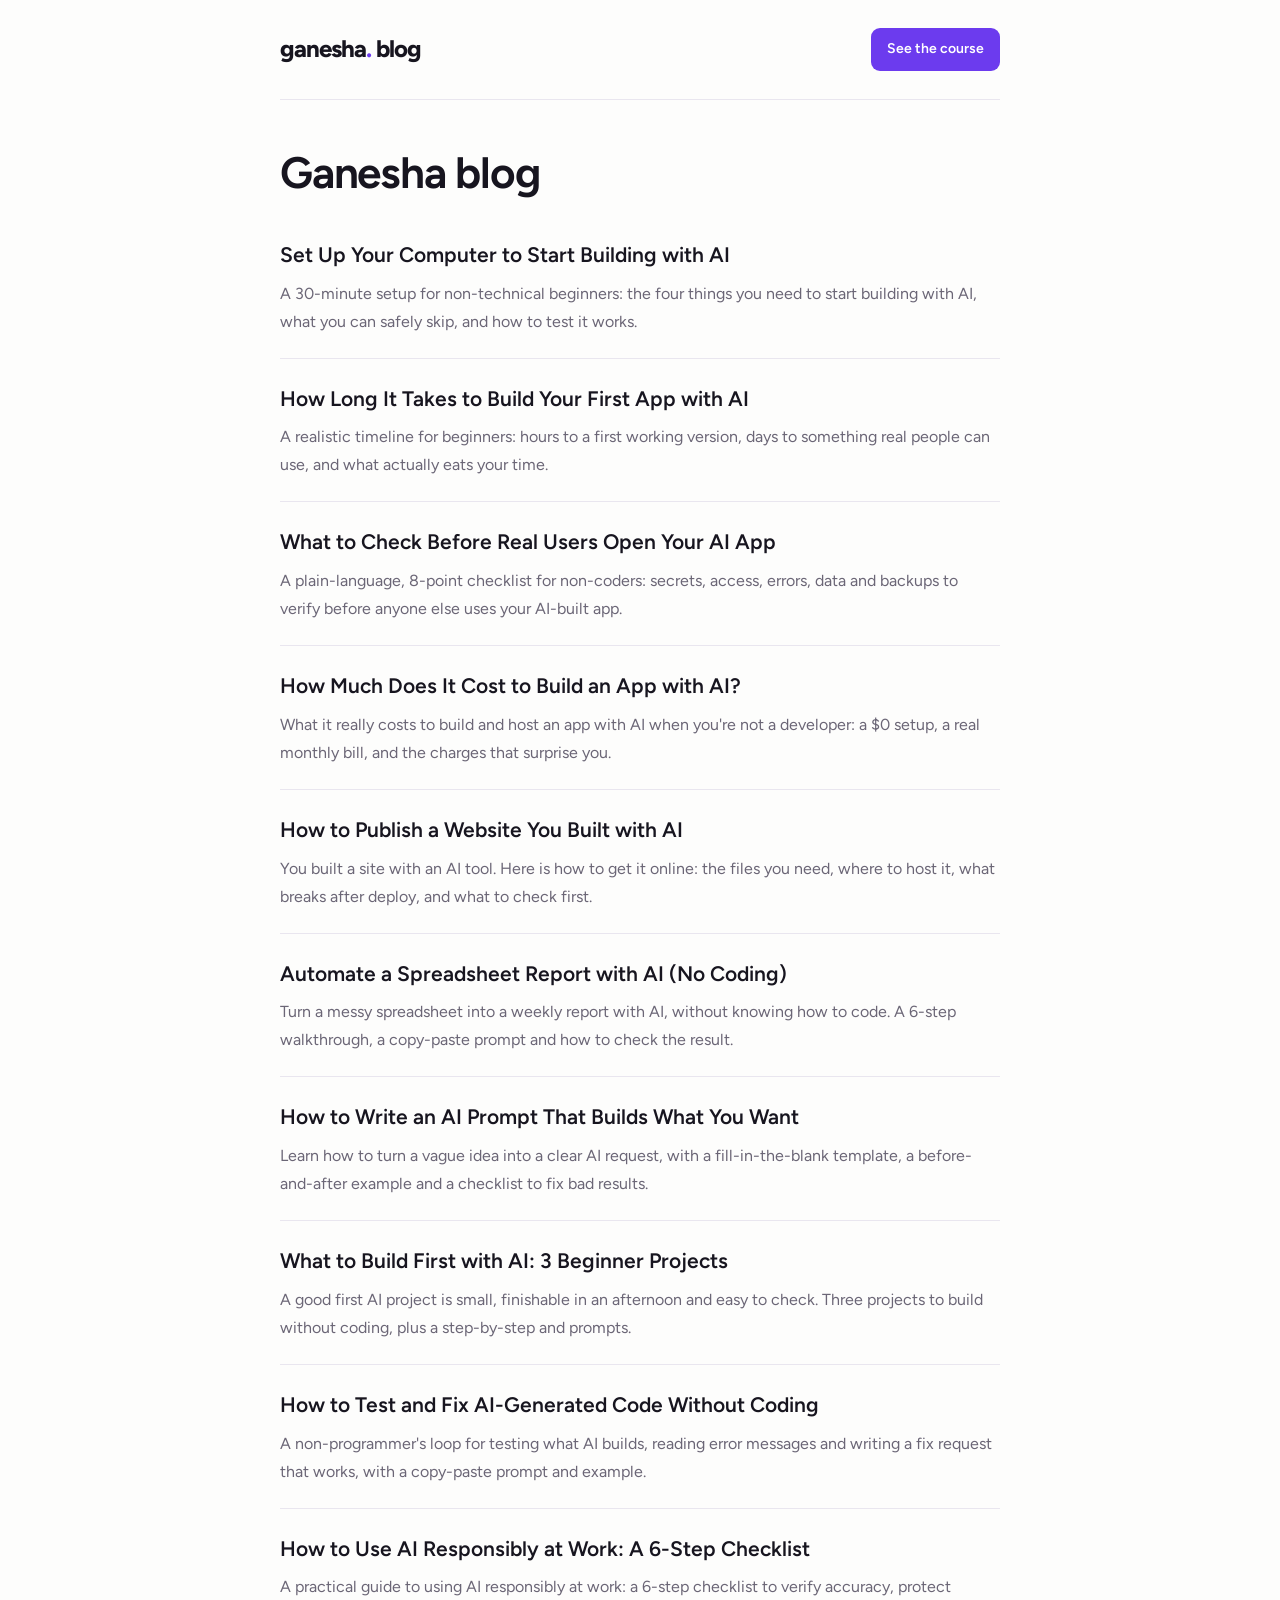
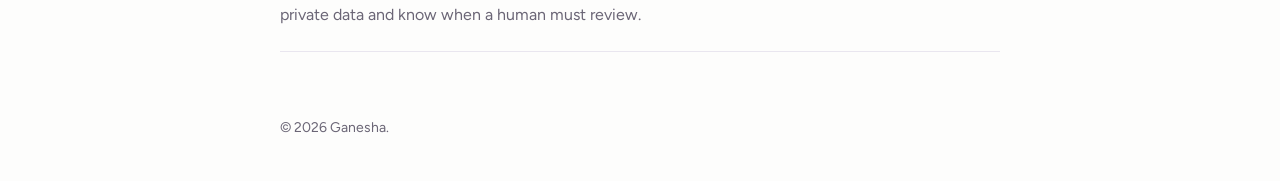
<file: index.html>
<!doctype html>
<html lang="en"><head><meta charset="utf-8"><meta name="viewport" content="width=device-width, initial-scale=1">
<title>Ganesha blog</title><meta name="description" content="Articles from Ganesha.">
<link rel="canonical" href="https://kallasgabriel.github.io/ganesha-blog/">
<meta property="og:type" content="website"><meta property="og:title" content="Ganesha blog">
<meta property="og:description" content="Articles from Ganesha."><meta property="og:url" content="https://kallasgabriel.github.io/ganesha-blog/">
<meta name="twitter:card" content="summary">
<link rel="preconnect" href="https://fonts.googleapis.com"><link rel="preconnect" href="https://fonts.gstatic.com" crossorigin>
<link rel="stylesheet" href="https://fonts.googleapis.com/css2?family=Figtree:wght@400;600;650;750&display=swap">
<link rel="stylesheet" href="https://kallasgabriel.github.io/ganesha-blog/style.css">
</head><body><div class="wrap">
<header class="site"><a class="brand" href="https://kallasgabriel.github.io/ganesha-blog/">ganesha<span>.</span> blog</a>
<a class="cta" href="https://ganesha-devops.vercel.app/courses/course-fef607a922d4e2c33f19c94f?utm_source=blog&amp;utm_medium=organic&amp;utm_campaign=header">See the course</a></header>
<main><h1>Ganesha blog</h1><ul class="posts"><li><a href="https://kallasgabriel.github.io/ganesha-blog/set-up-computer-to-build-with-ai/">Set Up Your Computer to Start Building with AI</a><p>A 30-minute setup for non-technical beginners: the four things you need to start building with AI, what you can safely skip, and how to test it works.</p></li><li><a href="https://kallasgabriel.github.io/ganesha-blog/how-long-to-build-first-app-with-ai/">How Long It Takes to Build Your First App with AI</a><p>A realistic timeline for beginners: hours to a first working version, days to something real people can use, and what actually eats your time.</p></li><li><a href="https://kallasgabriel.github.io/ganesha-blog/check-ai-app-before-real-users/">What to Check Before Real Users Open Your AI App</a><p>A plain-language, 8-point checklist for non-coders: secrets, access, errors, data and backups to verify before anyone else uses your AI-built app.</p></li><li><a href="https://kallasgabriel.github.io/ganesha-blog/cost-to-build-an-app-with-ai/">How Much Does It Cost to Build an App with AI?</a><p>What it really costs to build and host an app with AI when you&#x27;re not a developer: a $0 setup, a real monthly bill, and the charges that surprise you.</p></li><li><a href="https://kallasgabriel.github.io/ganesha-blog/publish-website-built-with-ai/">How to Publish a Website You Built with AI</a><p>You built a site with an AI tool. Here is how to get it online: the files you need, where to host it, what breaks after deploy, and what to check first.</p></li><li><a href="https://kallasgabriel.github.io/ganesha-blog/automate-spreadsheet-report-with-ai/">Automate a Spreadsheet Report with AI (No Coding)</a><p>Turn a messy spreadsheet into a weekly report with AI, without knowing how to code. A 6-step walkthrough, a copy-paste prompt and how to check the result.</p></li><li><a href="https://kallasgabriel.github.io/ganesha-blog/write-ai-prompt-build-what-you-want/">How to Write an AI Prompt That Builds What You Want</a><p>Learn how to turn a vague idea into a clear AI request, with a fill-in-the-blank template, a before-and-after example and a checklist to fix bad results.</p></li><li><a href="https://kallasgabriel.github.io/ganesha-blog/first-ai-project-no-coding/">What to Build First with AI: 3 Beginner Projects</a><p>A good first AI project is small, finishable in an afternoon and easy to check. Three projects to build without coding, plus a step-by-step and prompts.</p></li><li><a href="https://kallasgabriel.github.io/ganesha-blog/test-fix-ai-code-without-coding/">How to Test and Fix AI-Generated Code Without Coding</a><p>A non-programmer&#x27;s loop for testing what AI builds, reading error messages and writing a fix request that works, with a copy-paste prompt and example.</p></li><li><a href="https://kallasgabriel.github.io/ganesha-blog/how-to-use-ai-responsibly-at-work/">How to Use AI Responsibly at Work: A 6-Step Checklist</a><p>A practical guide to using AI responsibly at work: a 6-step checklist to verify accuracy, protect private data and know when a human must review.</p></li></ul></main>
<footer>© 2026 Ganesha.</footer>
</div></body></html>
</file>
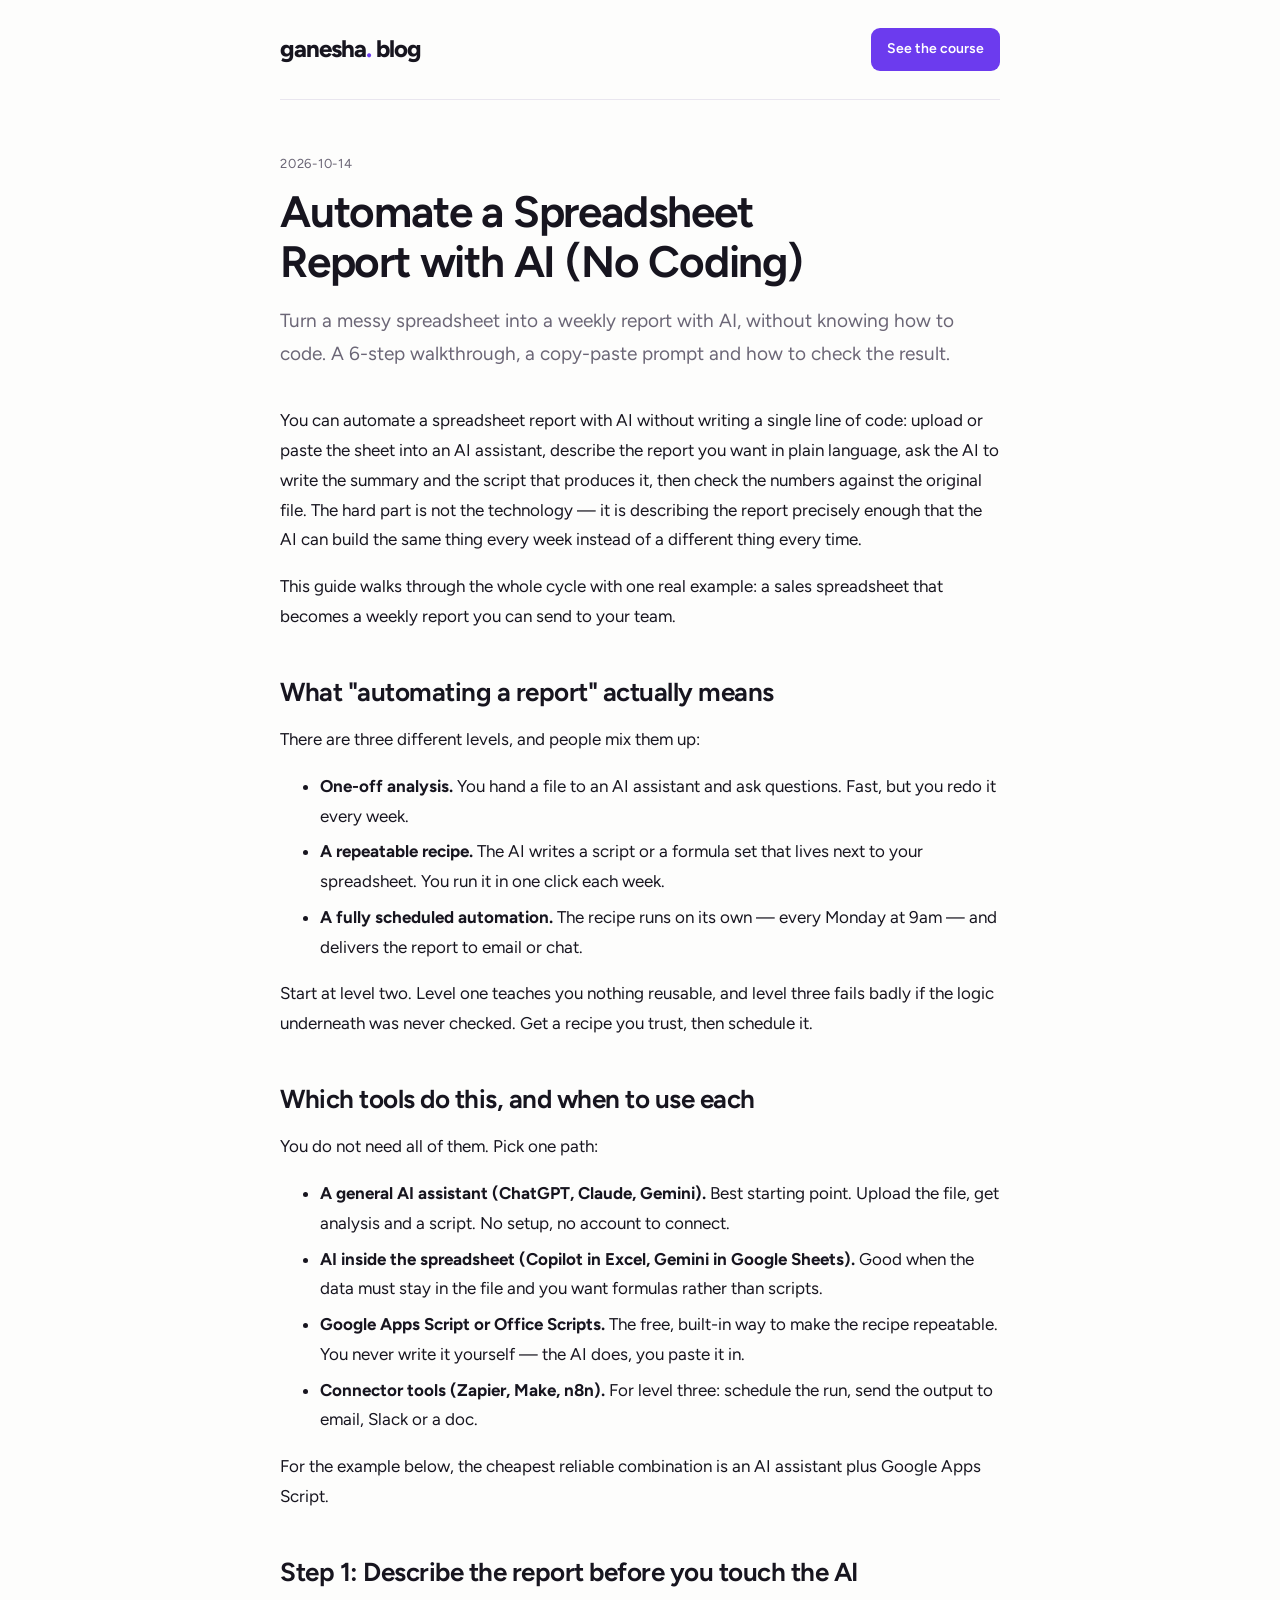
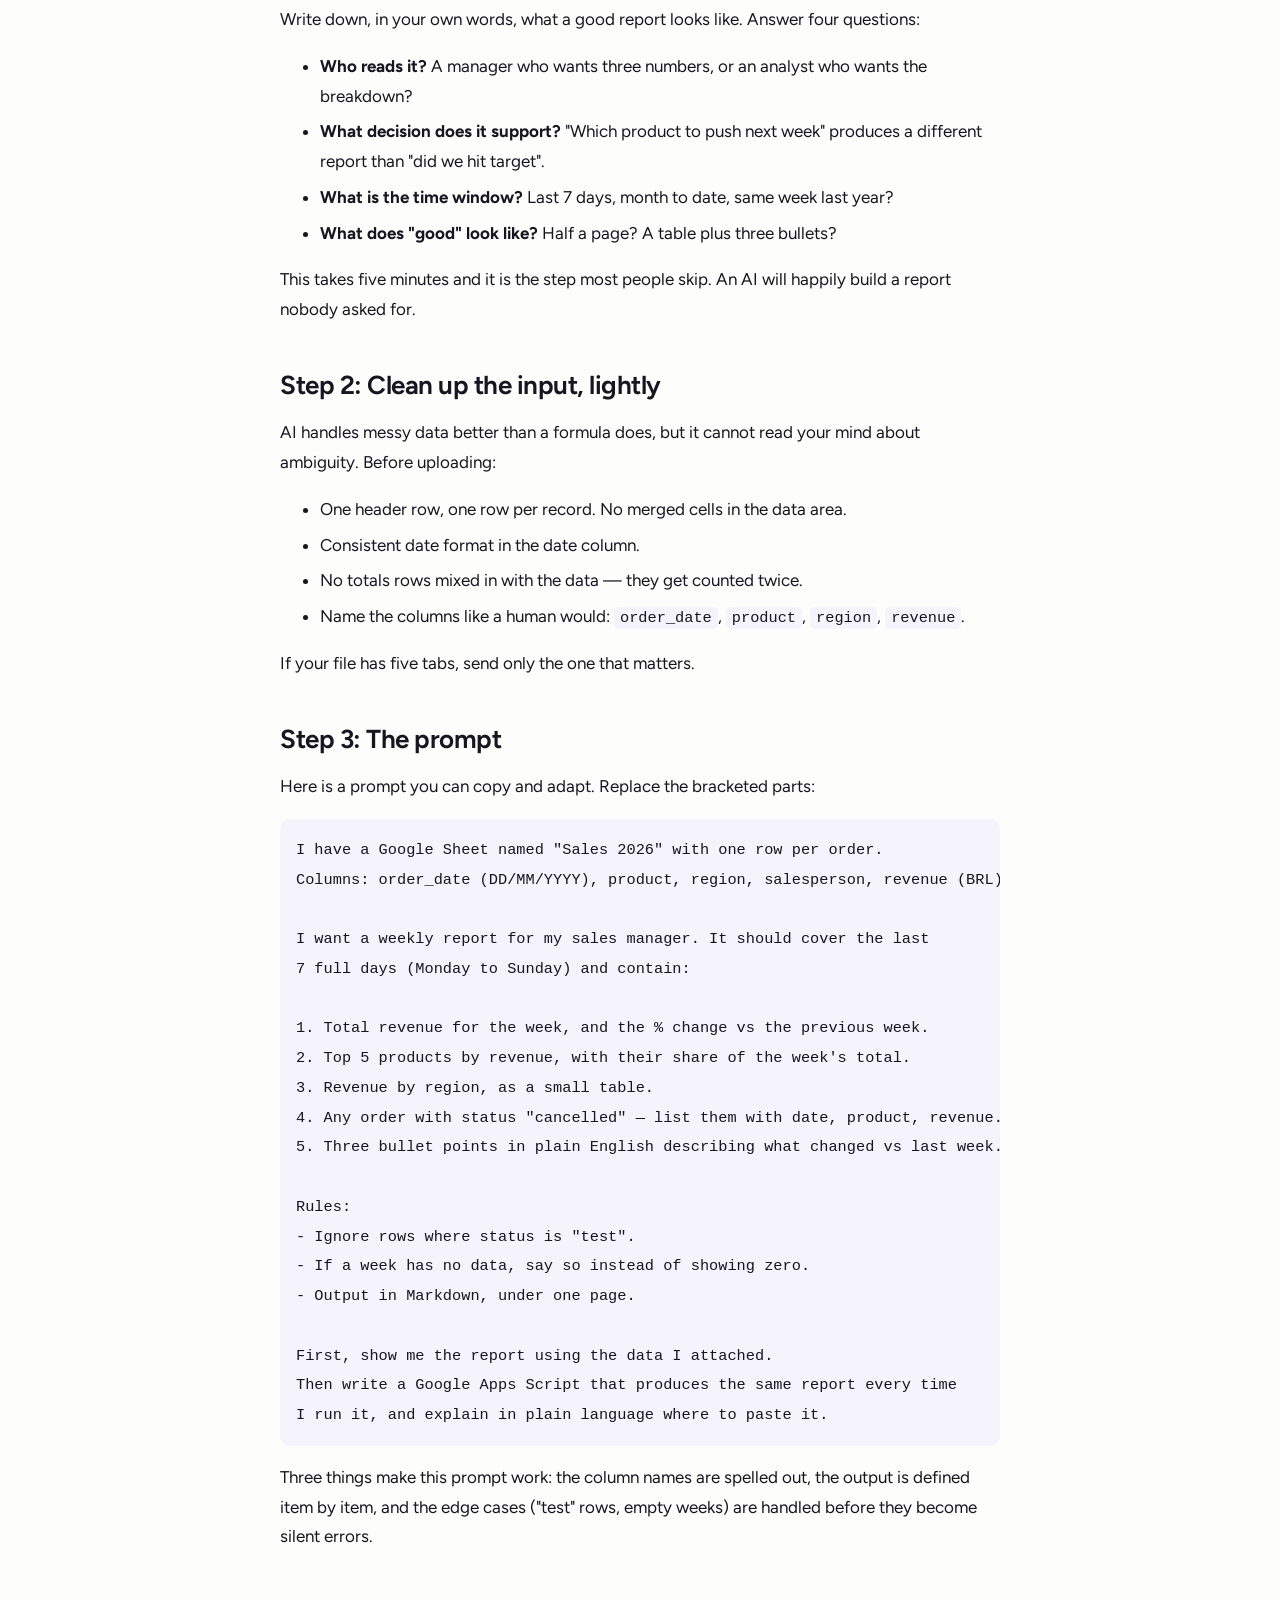
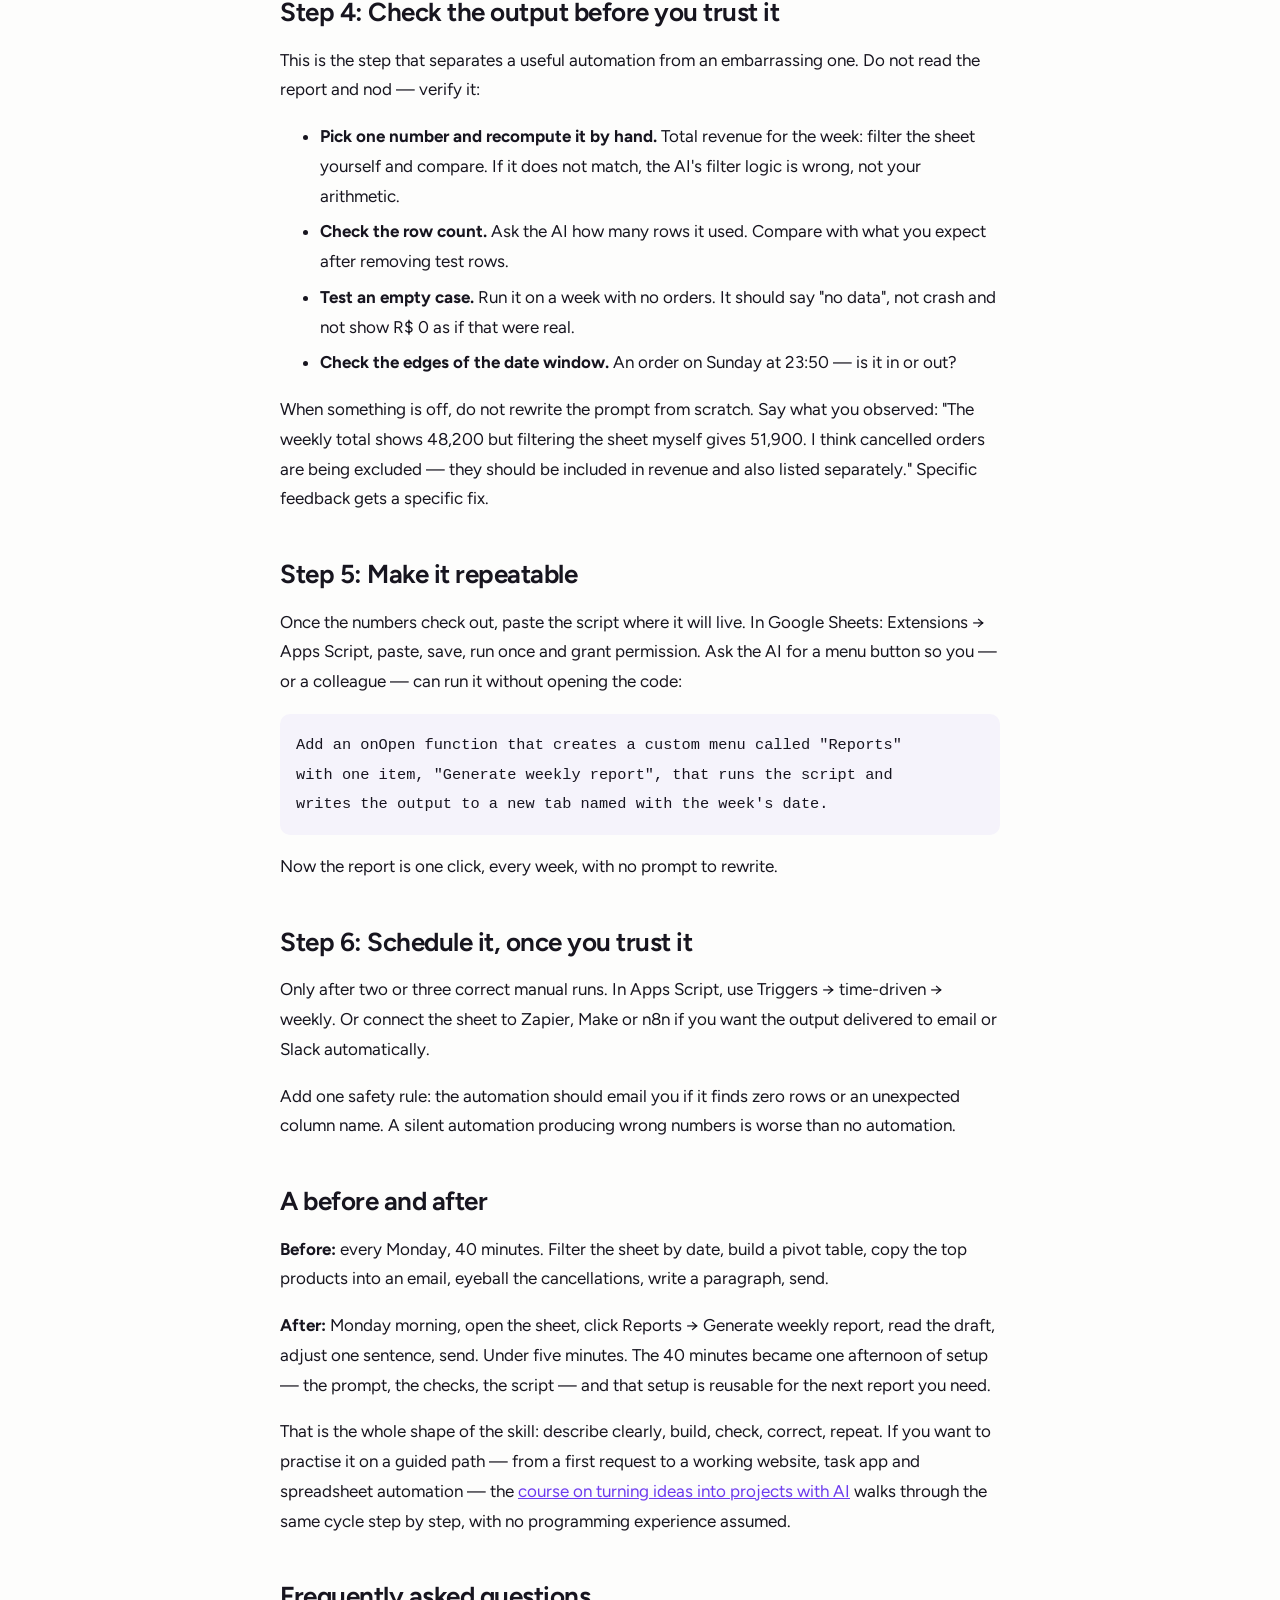
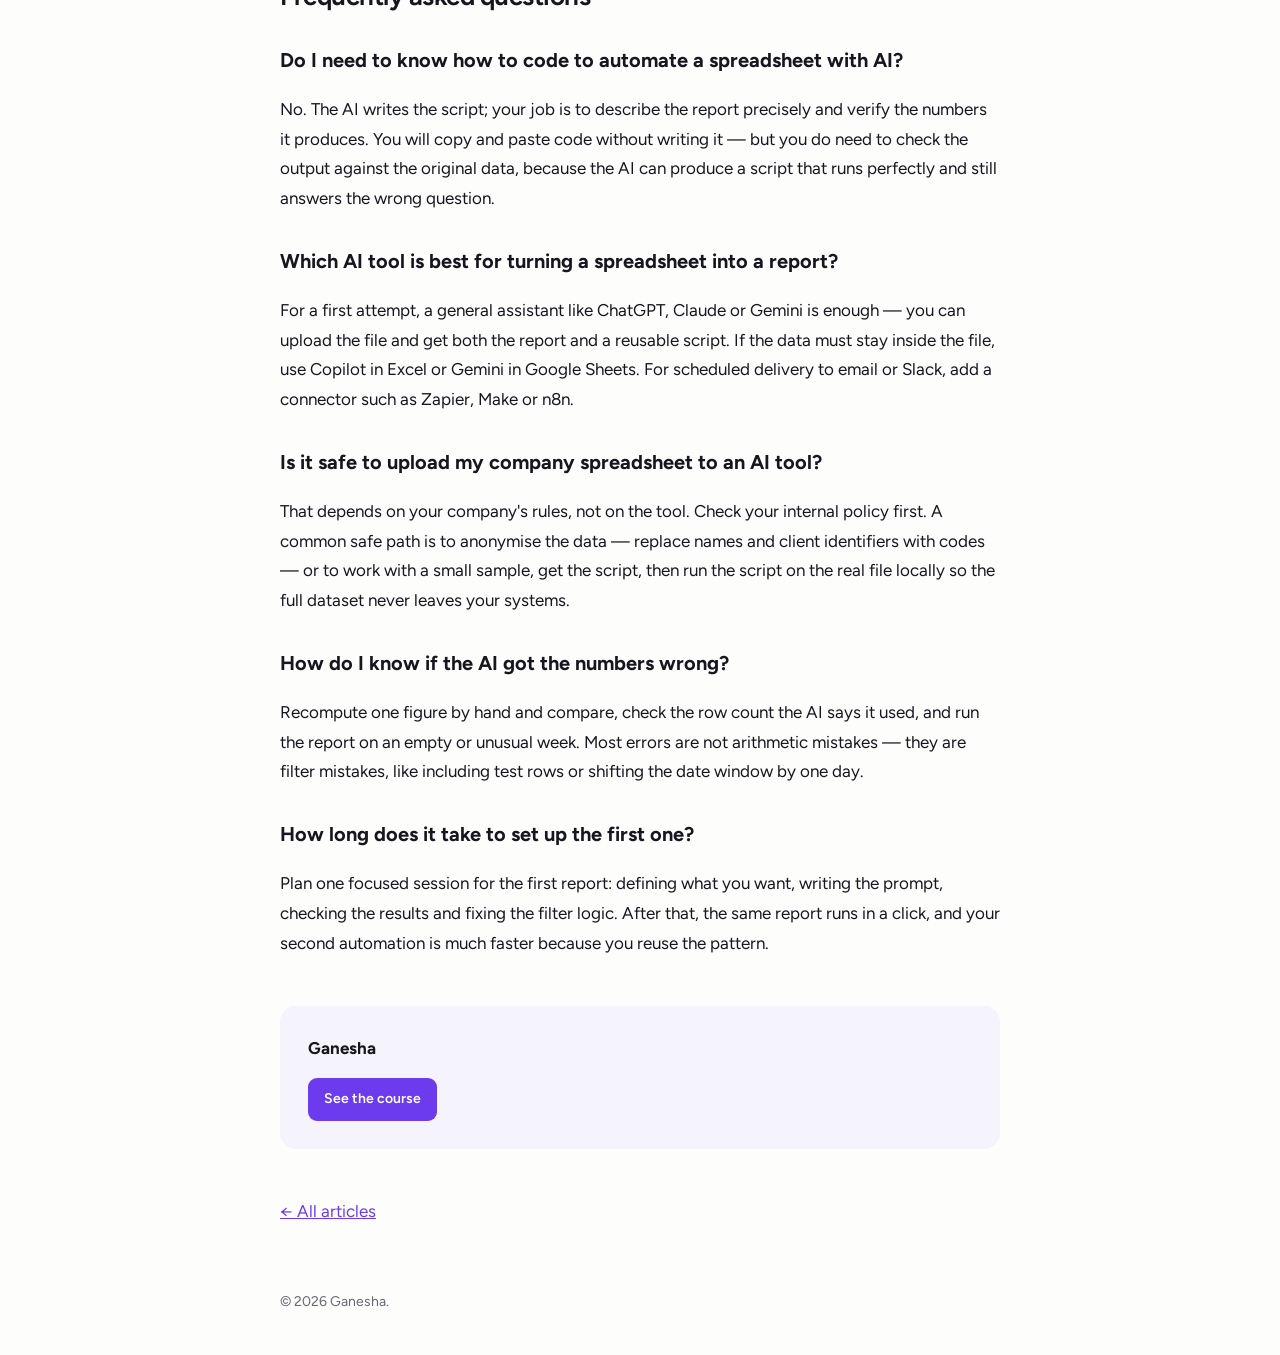
<file: automate-spreadsheet-report-with-ai/index.html>
<!doctype html>
<html lang="en"><head><meta charset="utf-8"><meta name="viewport" content="width=device-width, initial-scale=1">
<title>Automate a Spreadsheet Report with AI (No Coding) | Ganesha</title><meta name="description" content="Turn a messy spreadsheet into a weekly report with AI, without knowing how to code. A 6-step walkthrough, a copy-paste prompt and how to check the result.">
<link rel="canonical" href="https://kallasgabriel.github.io/ganesha-blog/automate-spreadsheet-report-with-ai/">
<meta property="og:type" content="article"><meta property="og:title" content="Automate a Spreadsheet Report with AI (No Coding) | Ganesha">
<meta property="og:description" content="Turn a messy spreadsheet into a weekly report with AI, without knowing how to code. A 6-step walkthrough, a copy-paste prompt and how to check the result."><meta property="og:url" content="https://kallasgabriel.github.io/ganesha-blog/automate-spreadsheet-report-with-ai/">
<meta name="twitter:card" content="summary">
<link rel="preconnect" href="https://fonts.googleapis.com"><link rel="preconnect" href="https://fonts.gstatic.com" crossorigin>
<link rel="stylesheet" href="https://fonts.googleapis.com/css2?family=Figtree:wght@400;600;650;750&display=swap">
<link rel="stylesheet" href="https://kallasgabriel.github.io/ganesha-blog/style.css"><script type="application/ld+json">{"@context": "https://schema.org", "@type": "BlogPosting", "headline": "Automate a Spreadsheet Report with AI (No Coding)", "description": "Turn a messy spreadsheet into a weekly report with AI, without knowing how to code. A 6-step walkthrough, a copy-paste prompt and how to check the result.", "datePublished": "2026-10-14", "inLanguage": "en", "author": {"@type": "Organization", "name": "Ganesha"}, "mainEntityOfPage": "https://kallasgabriel.github.io/ganesha-blog/automate-spreadsheet-report-with-ai/", "keywords": "automate spreadsheet with ai, spreadsheet to report ai, ai automation no coding, turn spreadsheet into report, ai for beginners, no code automation"}</script><script type="application/ld+json">{"@context": "https://schema.org", "@type": "FAQPage", "mainEntity": [{"@type": "Question", "name": "Do I need to know how to code to automate a spreadsheet with AI?", "acceptedAnswer": {"@type": "Answer", "text": "No. The AI writes the script; your job is to describe the report precisely and verify the numbers it produces. You will copy and paste code without writing it — but you do need to check the output against the original data, because the AI can produce a script that runs perfectly and still answers the wrong question."}}, {"@type": "Question", "name": "Which AI tool is best for turning a spreadsheet into a report?", "acceptedAnswer": {"@type": "Answer", "text": "For a first attempt, a general assistant like ChatGPT, Claude or Gemini is enough — you can upload the file and get both the report and a reusable script. If the data must stay inside the file, use Copilot in Excel or Gemini in Google Sheets. For scheduled delivery to email or Slack, add a connector such as Zapier, Make or n8n."}}, {"@type": "Question", "name": "Is it safe to upload my company spreadsheet to an AI tool?", "acceptedAnswer": {"@type": "Answer", "text": "That depends on your company's rules, not on the tool. Check your internal policy first. A common safe path is to anonymise the data — replace names and client identifiers with codes — or to work with a small sample, get the script, then run the script on the real file locally so the full dataset never leaves your systems."}}, {"@type": "Question", "name": "How do I know if the AI got the numbers wrong?", "acceptedAnswer": {"@type": "Answer", "text": "Recompute one figure by hand and compare, check the row count the AI says it used, and run the report on an empty or unusual week. Most errors are not arithmetic mistakes — they are filter mistakes, like including test rows or shifting the date window by one day."}}, {"@type": "Question", "name": "How long does it take to set up the first one?", "acceptedAnswer": {"@type": "Answer", "text": "Plan one focused session for the first report: defining what you want, writing the prompt, checking the results and fixing the filter logic. After that, the same report runs in a click, and your second automation is much faster because you reuse the pattern."}}]}</script>
</head><body><div class="wrap">
<header class="site"><a class="brand" href="https://kallasgabriel.github.io/ganesha-blog/">ganesha<span>.</span> blog</a>
<a class="cta" href="https://ganesha-devops.vercel.app/courses/course-fef607a922d4e2c33f19c94f?utm_source=blog&amp;utm_medium=organic&amp;utm_campaign=header">See the course</a></header>
<main><article>
<span class="meta">2026-10-14</span><h1>Automate a Spreadsheet Report with AI (No Coding)</h1><p class="lead">Turn a messy spreadsheet into a weekly report with AI, without knowing how to code. A 6-step walkthrough, a copy-paste prompt and how to check the result.</p>
<p>You can automate a spreadsheet report with AI without writing a single line of code: upload or paste the sheet into an AI assistant, describe the report you want in plain language, ask the AI to write the summary and the script that produces it, then check the numbers against the original file. The hard part is not the technology — it is describing the report precisely enough that the AI can build the same thing every week instead of a different thing every time.</p>
<p>This guide walks through the whole cycle with one real example: a sales spreadsheet that becomes a weekly report you can send to your team.</p>
<h2>What "automating a report" actually means</h2>
<p>There are three different levels, and people mix them up:</p>
<ul>
<li><strong>One-off analysis.</strong> You hand a file to an AI assistant and ask questions. Fast, but you redo it every week.</li>
<li><strong>A repeatable recipe.</strong> The AI writes a script or a formula set that lives next to your spreadsheet. You run it in one click each week.</li>
<li><strong>A fully scheduled automation.</strong> The recipe runs on its own — every Monday at 9am — and delivers the report to email or chat.</li>
</ul>
<p>Start at level two. Level one teaches you nothing reusable, and level three fails badly if the logic underneath was never checked. Get a recipe you trust, then schedule it.</p>
<h2>Which tools do this, and when to use each</h2>
<p>You do not need all of them. Pick one path:</p>
<ul>
<li><strong>A general AI assistant (ChatGPT, Claude, Gemini).</strong> Best starting point. Upload the file, get analysis and a script. No setup, no account to connect.</li>
<li><strong>AI inside the spreadsheet (Copilot in Excel, Gemini in Google Sheets).</strong> Good when the data must stay in the file and you want formulas rather than scripts.</li>
<li><strong>Google Apps Script or Office Scripts.</strong> The free, built-in way to make the recipe repeatable. You never write it yourself — the AI does, you paste it in.</li>
<li><strong>Connector tools (Zapier, Make, n8n).</strong> For level three: schedule the run, send the output to email, Slack or a doc.</li>
</ul>
<p>For the example below, the cheapest reliable combination is an AI assistant plus Google Apps Script.</p>
<h2>Step 1: Describe the report before you touch the AI</h2>
<p>Write down, in your own words, what a good report looks like. Answer four questions:</p>
<ul>
<li><strong>Who reads it?</strong> A manager who wants three numbers, or an analyst who wants the breakdown?</li>
<li><strong>What decision does it support?</strong> "Which product to push next week" produces a different report than "did we hit target".</li>
<li><strong>What is the time window?</strong> Last 7 days, month to date, same week last year?</li>
<li><strong>What does "good" look like?</strong> Half a page? A table plus three bullets?</li>
</ul>
<p>This takes five minutes and it is the step most people skip. An AI will happily build a report nobody asked for.</p>
<h2>Step 2: Clean up the input, lightly</h2>
<p>AI handles messy data better than a formula does, but it cannot read your mind about ambiguity. Before uploading:</p>
<ul>
<li>One header row, one row per record. No merged cells in the data area.</li>
<li>Consistent date format in the date column.</li>
<li>No totals rows mixed in with the data — they get counted twice.</li>
<li>Name the columns like a human would: <code>order_date</code>, <code>product</code>, <code>region</code>, <code>revenue</code>.</li>
</ul>
<p>If your file has five tabs, send only the one that matters.</p>
<h2>Step 3: The prompt</h2>
<p>Here is a prompt you can copy and adapt. Replace the bracketed parts:</p>
<pre><code>I have a Google Sheet named &quot;Sales 2026&quot; with one row per order.
Columns: order_date (DD/MM/YYYY), product, region, salesperson, revenue (BRL), status.

I want a weekly report for my sales manager. It should cover the last
7 full days (Monday to Sunday) and contain:

1. Total revenue for the week, and the % change vs the previous week.
2. Top 5 products by revenue, with their share of the week's total.
3. Revenue by region, as a small table.
4. Any order with status &quot;cancelled&quot; — list them with date, product, revenue.
5. Three bullet points in plain English describing what changed vs last week.

Rules:
- Ignore rows where status is &quot;test&quot;.
- If a week has no data, say so instead of showing zero.
- Output in Markdown, under one page.

First, show me the report using the data I attached.
Then write a Google Apps Script that produces the same report every time
I run it, and explain in plain language where to paste it.
</code></pre>
<p>Three things make this prompt work: the column names are spelled out, the output is defined item by item, and the edge cases ("test" rows, empty weeks) are handled before they become silent errors.</p>
<h2>Step 4: Check the output before you trust it</h2>
<p>This is the step that separates a useful automation from an embarrassing one. Do not read the report and nod — verify it:</p>
<ul>
<li><strong>Pick one number and recompute it by hand.</strong> Total revenue for the week: filter the sheet yourself and compare. If it does not match, the AI's filter logic is wrong, not your arithmetic.</li>
<li><strong>Check the row count.</strong> Ask the AI how many rows it used. Compare with what you expect after removing test rows.</li>
<li><strong>Test an empty case.</strong> Run it on a week with no orders. It should say "no data", not crash and not show R$ 0 as if that were real.</li>
<li><strong>Check the edges of the date window.</strong> An order on Sunday at 23:50 — is it in or out?</li>
</ul>
<p>When something is off, do not rewrite the prompt from scratch. Say what you observed: "The weekly total shows 48,200 but filtering the sheet myself gives 51,900. I think cancelled orders are being excluded — they should be included in revenue and also listed separately." Specific feedback gets a specific fix.</p>
<h2>Step 5: Make it repeatable</h2>
<p>Once the numbers check out, paste the script where it will live. In Google Sheets: Extensions → Apps Script, paste, save, run once and grant permission. Ask the AI for a menu button so you — or a colleague — can run it without opening the code:</p>
<pre><code>Add an onOpen function that creates a custom menu called &quot;Reports&quot;
with one item, &quot;Generate weekly report&quot;, that runs the script and
writes the output to a new tab named with the week's date.
</code></pre>
<p>Now the report is one click, every week, with no prompt to rewrite.</p>
<h2>Step 6: Schedule it, once you trust it</h2>
<p>Only after two or three correct manual runs. In Apps Script, use Triggers → time-driven → weekly. Or connect the sheet to Zapier, Make or n8n if you want the output delivered to email or Slack automatically.</p>
<p>Add one safety rule: the automation should email you if it finds zero rows or an unexpected column name. A silent automation producing wrong numbers is worse than no automation.</p>
<h2>A before and after</h2>
<p><strong>Before:</strong> every Monday, 40 minutes. Filter the sheet by date, build a pivot table, copy the top products into an email, eyeball the cancellations, write a paragraph, send.</p>
<p><strong>After:</strong> Monday morning, open the sheet, click Reports → Generate weekly report, read the draft, adjust one sentence, send. Under five minutes. The 40 minutes became one afternoon of setup — the prompt, the checks, the script — and that setup is reusable for the next report you need.</p>
<p>That is the whole shape of the skill: describe clearly, build, check, correct, repeat. If you want to practise it on a guided path — from a first request to a working website, task app and spreadsheet automation — the <a href="https://ganesha-devops.vercel.app/courses/course-fef607a922d4e2c33f19c94f?utm_source=blog&amp;utm_medium=organic&amp;utm_campaign=automate-spreadsheet-report-with-ai">course on turning ideas into projects with AI</a> walks through the same cycle step by step, with no programming experience assumed.</p>
<h2>Frequently asked questions</h2>
<h3>Do I need to know how to code to automate a spreadsheet with AI?</h3>
<p>No. The AI writes the script; your job is to describe the report precisely and verify the numbers it produces. You will copy and paste code without writing it — but you do need to check the output against the original data, because the AI can produce a script that runs perfectly and still answers the wrong question.</p>
<h3>Which AI tool is best for turning a spreadsheet into a report?</h3>
<p>For a first attempt, a general assistant like ChatGPT, Claude or Gemini is enough — you can upload the file and get both the report and a reusable script. If the data must stay inside the file, use Copilot in Excel or Gemini in Google Sheets. For scheduled delivery to email or Slack, add a connector such as Zapier, Make or n8n.</p>
<h3>Is it safe to upload my company spreadsheet to an AI tool?</h3>
<p>That depends on your company's rules, not on the tool. Check your internal policy first. A common safe path is to anonymise the data — replace names and client identifiers with codes — or to work with a small sample, get the script, then run the script on the real file locally so the full dataset never leaves your systems.</p>
<h3>How do I know if the AI got the numbers wrong?</h3>
<p>Recompute one figure by hand and compare, check the row count the AI says it used, and run the report on an empty or unusual week. Most errors are not arithmetic mistakes — they are filter mistakes, like including test rows or shifting the date window by one day.</p>
<h3>How long does it take to set up the first one?</h3>
<p>Plan one focused session for the first report: defining what you want, writing the prompt, checking the results and fixing the filter logic. After that, the same report runs in a click, and your second automation is much faster because you reuse the pattern.</p>
</article>
<div class="box"><p><strong>Ganesha</strong></p>
<a class="cta" href="https://ganesha-devops.vercel.app/courses/course-fef607a922d4e2c33f19c94f?utm_source=blog&amp;utm_medium=organic&amp;utm_campaign=automate-spreadsheet-report-with-ai">See the course</a></div>
<p><a href="https://kallasgabriel.github.io/ganesha-blog/">← All articles</a></p></main>
<footer>© 2026 Ganesha.</footer>
</div></body></html>
</file>
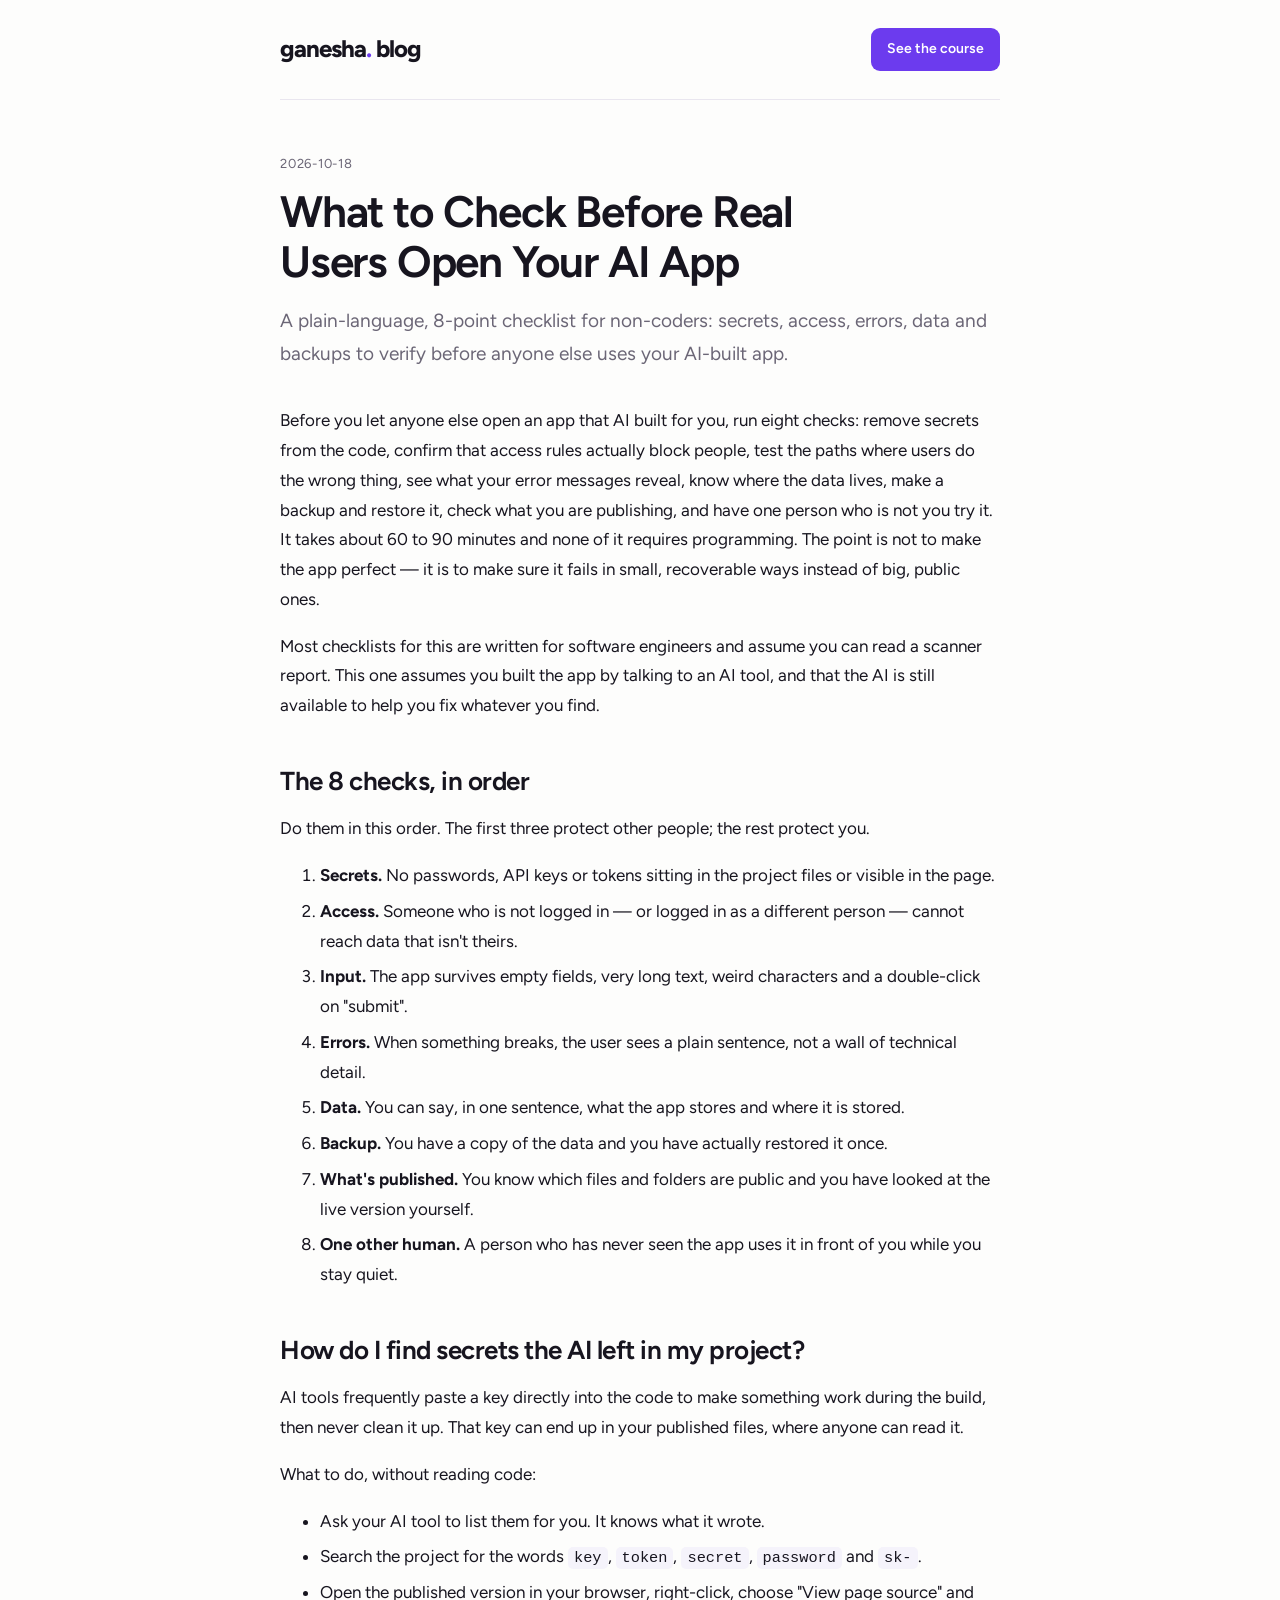
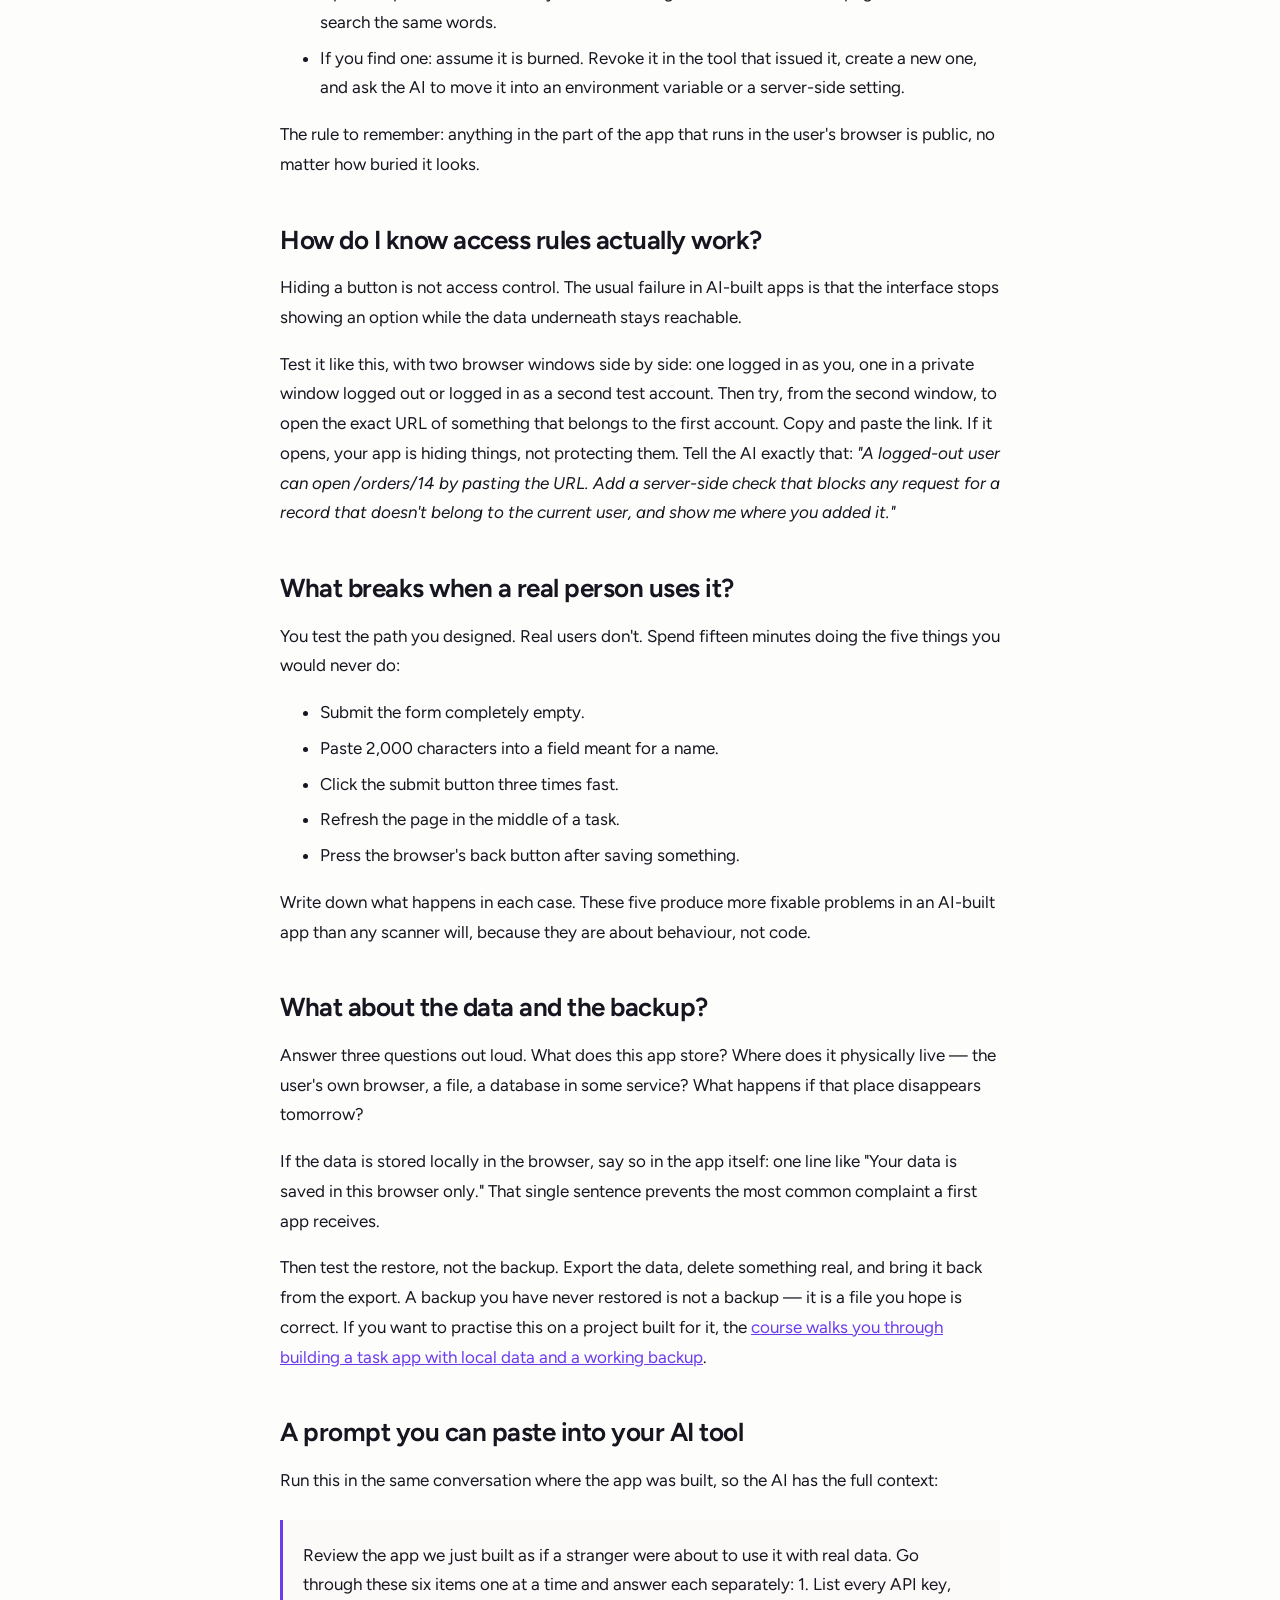
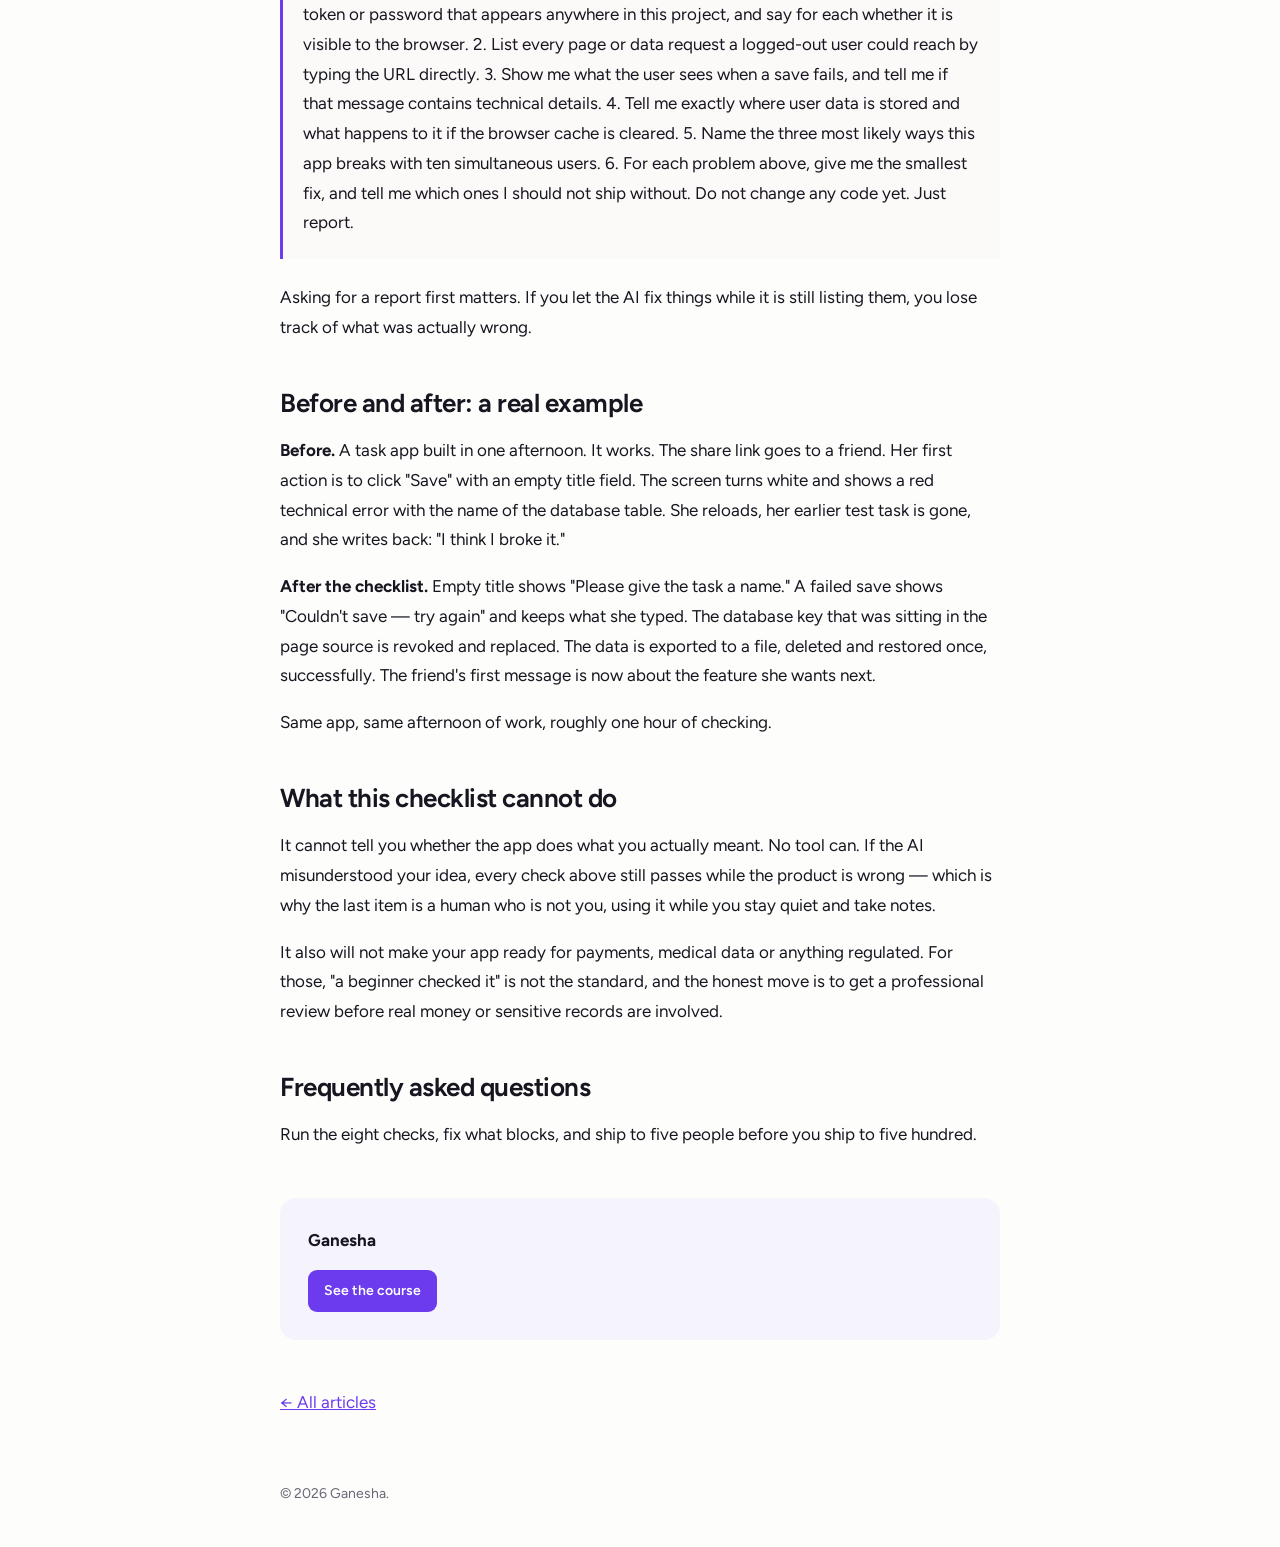
<file: check-ai-app-before-real-users/index.html>
<!doctype html>
<html lang="en"><head><meta charset="utf-8"><meta name="viewport" content="width=device-width, initial-scale=1">
<title>What to Check Before Real Users Open Your AI App | Ganesha</title><meta name="description" content="A plain-language, 8-point checklist for non-coders: secrets, access, errors, data and backups to verify before anyone else uses your AI-built app.">
<link rel="canonical" href="https://kallasgabriel.github.io/ganesha-blog/check-ai-app-before-real-users/">
<meta property="og:type" content="article"><meta property="og:title" content="What to Check Before Real Users Open Your AI App | Ganesha">
<meta property="og:description" content="A plain-language, 8-point checklist for non-coders: secrets, access, errors, data and backups to verify before anyone else uses your AI-built app."><meta property="og:url" content="https://kallasgabriel.github.io/ganesha-blog/check-ai-app-before-real-users/">
<meta name="twitter:card" content="summary">
<link rel="preconnect" href="https://fonts.googleapis.com"><link rel="preconnect" href="https://fonts.gstatic.com" crossorigin>
<link rel="stylesheet" href="https://fonts.googleapis.com/css2?family=Figtree:wght@400;600;650;750&display=swap">
<link rel="stylesheet" href="https://kallasgabriel.github.io/ganesha-blog/style.css"><script type="application/ld+json">{"@context": "https://schema.org", "@type": "BlogPosting", "headline": "What to Check Before Real Users Open Your AI App", "description": "A plain-language, 8-point checklist for non-coders: secrets, access, errors, data and backups to verify before anyone else uses your AI-built app.", "datePublished": "2026-10-18", "inLanguage": "en", "author": {"@type": "Organization", "name": "Ganesha"}, "mainEntityOfPage": "https://kallasgabriel.github.io/ganesha-blog/check-ai-app-before-real-users/", "keywords": "ai built app checklist, before launching ai app, check ai generated app, ai app security for beginners, vibe coding checklist, share ai app with users"}</script><script type="application/ld+json">{"@context": "https://schema.org", "@type": "FAQPage", "mainEntity": [{"@type": "Question", "name": "How long does this check take for a small app?", "acceptedAnswer": {"@type": "Answer", "text": "About 60 to 90 minutes for a first project. The secrets and access checks take the longest the first time; after that, most of it becomes a 20-minute routine you repeat before each update."}}, {"@type": "Question", "name": "Do I need to understand the code to do these checks?", "acceptedAnswer": {"@type": "Answer", "text": "No. Every check here is done from the browser or by asking your AI tool direct questions about what it built. You are verifying behaviour and asking for explanations, not reading the code line by line."}}, {"@type": "Question", "name": "Can I just ask the AI if my app is safe?", "acceptedAnswer": {"@type": "Answer", "text": "Asking 'is this safe?' gets you reassurance. Asking specific questions — list every key in this project, list every page a logged-out user can open — gets you findings. Use the six-item prompt in this article and ask for a report before any fixes."}}, {"@type": "Question", "name": "What is the single most common problem in AI-built apps?", "acceptedAnswer": {"@type": "Answer", "text": "Access rules that hide instead of block: the interface stops showing an option, but the underlying data is still reachable by pasting a URL. Test it with two browser windows, one logged in and one not."}}, {"@type": "Question", "name": "What if I find something I cannot fix?", "acceptedAnswer": {"@type": "Answer", "text": "Narrow the app instead of shipping the problem. Turn off the feature that is broken, limit it to a handful of invited people, or keep it as a demo with fake data until the fix is done. A smaller working app beats a bigger leaking one."}}]}</script>
</head><body><div class="wrap">
<header class="site"><a class="brand" href="https://kallasgabriel.github.io/ganesha-blog/">ganesha<span>.</span> blog</a>
<a class="cta" href="https://ganesha-devops.vercel.app/courses/course-fef607a922d4e2c33f19c94f?utm_source=blog&amp;utm_medium=organic&amp;utm_campaign=header">See the course</a></header>
<main><article>
<span class="meta">2026-10-18</span><h1>What to Check Before Real Users Open Your AI App</h1><p class="lead">A plain-language, 8-point checklist for non-coders: secrets, access, errors, data and backups to verify before anyone else uses your AI-built app.</p>
<p>Before you let anyone else open an app that AI built for you, run eight checks: remove secrets from the code, confirm that access rules actually block people, test the paths where users do the wrong thing, see what your error messages reveal, know where the data lives, make a backup and restore it, check what you are publishing, and have one person who is not you try it. It takes about 60 to 90 minutes and none of it requires programming. The point is not to make the app perfect — it is to make sure it fails in small, recoverable ways instead of big, public ones.</p>
<p>Most checklists for this are written for software engineers and assume you can read a scanner report. This one assumes you built the app by talking to an AI tool, and that the AI is still available to help you fix whatever you find.</p>
<h2>The 8 checks, in order</h2>
<p>Do them in this order. The first three protect other people; the rest protect you.</p>
<ol>
<li><strong>Secrets.</strong> No passwords, API keys or tokens sitting in the project files or visible in the page.</li>
<li><strong>Access.</strong> Someone who is not logged in — or logged in as a different person — cannot reach data that isn't theirs.</li>
<li><strong>Input.</strong> The app survives empty fields, very long text, weird characters and a double-click on "submit".</li>
<li><strong>Errors.</strong> When something breaks, the user sees a plain sentence, not a wall of technical detail.</li>
<li><strong>Data.</strong> You can say, in one sentence, what the app stores and where it is stored.</li>
<li><strong>Backup.</strong> You have a copy of the data and you have actually restored it once.</li>
<li><strong>What's published.</strong> You know which files and folders are public and you have looked at the live version yourself.</li>
<li><strong>One other human.</strong> A person who has never seen the app uses it in front of you while you stay quiet.</li>
</ol>
<h2>How do I find secrets the AI left in my project?</h2>
<p>AI tools frequently paste a key directly into the code to make something work during the build, then never clean it up. That key can end up in your published files, where anyone can read it.</p>
<p>What to do, without reading code:</p>
<ul>
<li>Ask your AI tool to list them for you. It knows what it wrote.</li>
<li>Search the project for the words <code>key</code>, <code>token</code>, <code>secret</code>, <code>password</code> and <code>sk-</code>.</li>
<li>Open the published version in your browser, right-click, choose "View page source" and search the same words.</li>
<li>If you find one: assume it is burned. Revoke it in the tool that issued it, create a new one, and ask the AI to move it into an environment variable or a server-side setting.</li>
</ul>
<p>The rule to remember: anything in the part of the app that runs in the user's browser is public, no matter how buried it looks.</p>
<h2>How do I know access rules actually work?</h2>
<p>Hiding a button is not access control. The usual failure in AI-built apps is that the interface stops showing an option while the data underneath stays reachable.</p>
<p>Test it like this, with two browser windows side by side: one logged in as you, one in a private window logged out or logged in as a second test account. Then try, from the second window, to open the exact URL of something that belongs to the first account. Copy and paste the link. If it opens, your app is hiding things, not protecting them. Tell the AI exactly that: <em>"A logged-out user can open /orders/14 by pasting the URL. Add a server-side check that blocks any request for a record that doesn't belong to the current user, and show me where you added it."</em></p>
<h2>What breaks when a real person uses it?</h2>
<p>You test the path you designed. Real users don't. Spend fifteen minutes doing the five things you would never do:</p>
<ul>
<li>Submit the form completely empty.</li>
<li>Paste 2,000 characters into a field meant for a name.</li>
<li>Click the submit button three times fast.</li>
<li>Refresh the page in the middle of a task.</li>
<li>Press the browser's back button after saving something.</li>
</ul>
<p>Write down what happens in each case. These five produce more fixable problems in an AI-built app than any scanner will, because they are about behaviour, not code.</p>
<h2>What about the data and the backup?</h2>
<p>Answer three questions out loud. What does this app store? Where does it physically live — the user's own browser, a file, a database in some service? What happens if that place disappears tomorrow?</p>
<p>If the data is stored locally in the browser, say so in the app itself: one line like "Your data is saved in this browser only." That single sentence prevents the most common complaint a first app receives.</p>
<p>Then test the restore, not the backup. Export the data, delete something real, and bring it back from the export. A backup you have never restored is not a backup — it is a file you hope is correct. If you want to practise this on a project built for it, the <a href="https://ganesha-devops.vercel.app/courses/course-fef607a922d4e2c33f19c94f?utm_source=blog&amp;utm_medium=organic&amp;utm_campaign=check-ai-app-before-real-users">course walks you through building a task app with local data and a working backup</a>.</p>
<h2>A prompt you can paste into your AI tool</h2>
<p>Run this in the same conversation where the app was built, so the AI has the full context:</p>
<blockquote>
<p>Review the app we just built as if a stranger were about to use it with real data. Go through these six items one at a time and answer each separately:
1. List every API key, token or password that appears anywhere in this project, and say for each whether it is visible to the browser.
2. List every page or data request a logged-out user could reach by typing the URL directly.
3. Show me what the user sees when a save fails, and tell me if that message contains technical details.
4. Tell me exactly where user data is stored and what happens to it if the browser cache is cleared.
5. Name the three most likely ways this app breaks with ten simultaneous users.
6. For each problem above, give me the smallest fix, and tell me which ones I should not ship without.
Do not change any code yet. Just report.</p>
</blockquote>
<p>Asking for a report first matters. If you let the AI fix things while it is still listing them, you lose track of what was actually wrong.</p>
<h2>Before and after: a real example</h2>
<p><strong>Before.</strong> A task app built in one afternoon. It works. The share link goes to a friend. Her first action is to click "Save" with an empty title field. The screen turns white and shows a red technical error with the name of the database table. She reloads, her earlier test task is gone, and she writes back: "I think I broke it."</p>
<p><strong>After the checklist.</strong> Empty title shows "Please give the task a name." A failed save shows "Couldn't save — try again" and keeps what she typed. The database key that was sitting in the page source is revoked and replaced. The data is exported to a file, deleted and restored once, successfully. The friend's first message is now about the feature she wants next.</p>
<p>Same app, same afternoon of work, roughly one hour of checking.</p>
<h2>What this checklist cannot do</h2>
<p>It cannot tell you whether the app does what you actually meant. No tool can. If the AI misunderstood your idea, every check above still passes while the product is wrong — which is why the last item is a human who is not you, using it while you stay quiet and take notes.</p>
<p>It also will not make your app ready for payments, medical data or anything regulated. For those, "a beginner checked it" is not the standard, and the honest move is to get a professional review before real money or sensitive records are involved.</p>
<h2>Frequently asked questions</h2>
<p>Run the eight checks, fix what blocks, and ship to five people before you ship to five hundred.</p>
</article>
<div class="box"><p><strong>Ganesha</strong></p>
<a class="cta" href="https://ganesha-devops.vercel.app/courses/course-fef607a922d4e2c33f19c94f?utm_source=blog&amp;utm_medium=organic&amp;utm_campaign=check-ai-app-before-real-users">See the course</a></div>
<p><a href="https://kallasgabriel.github.io/ganesha-blog/">← All articles</a></p></main>
<footer>© 2026 Ganesha.</footer>
</div></body></html>
</file>
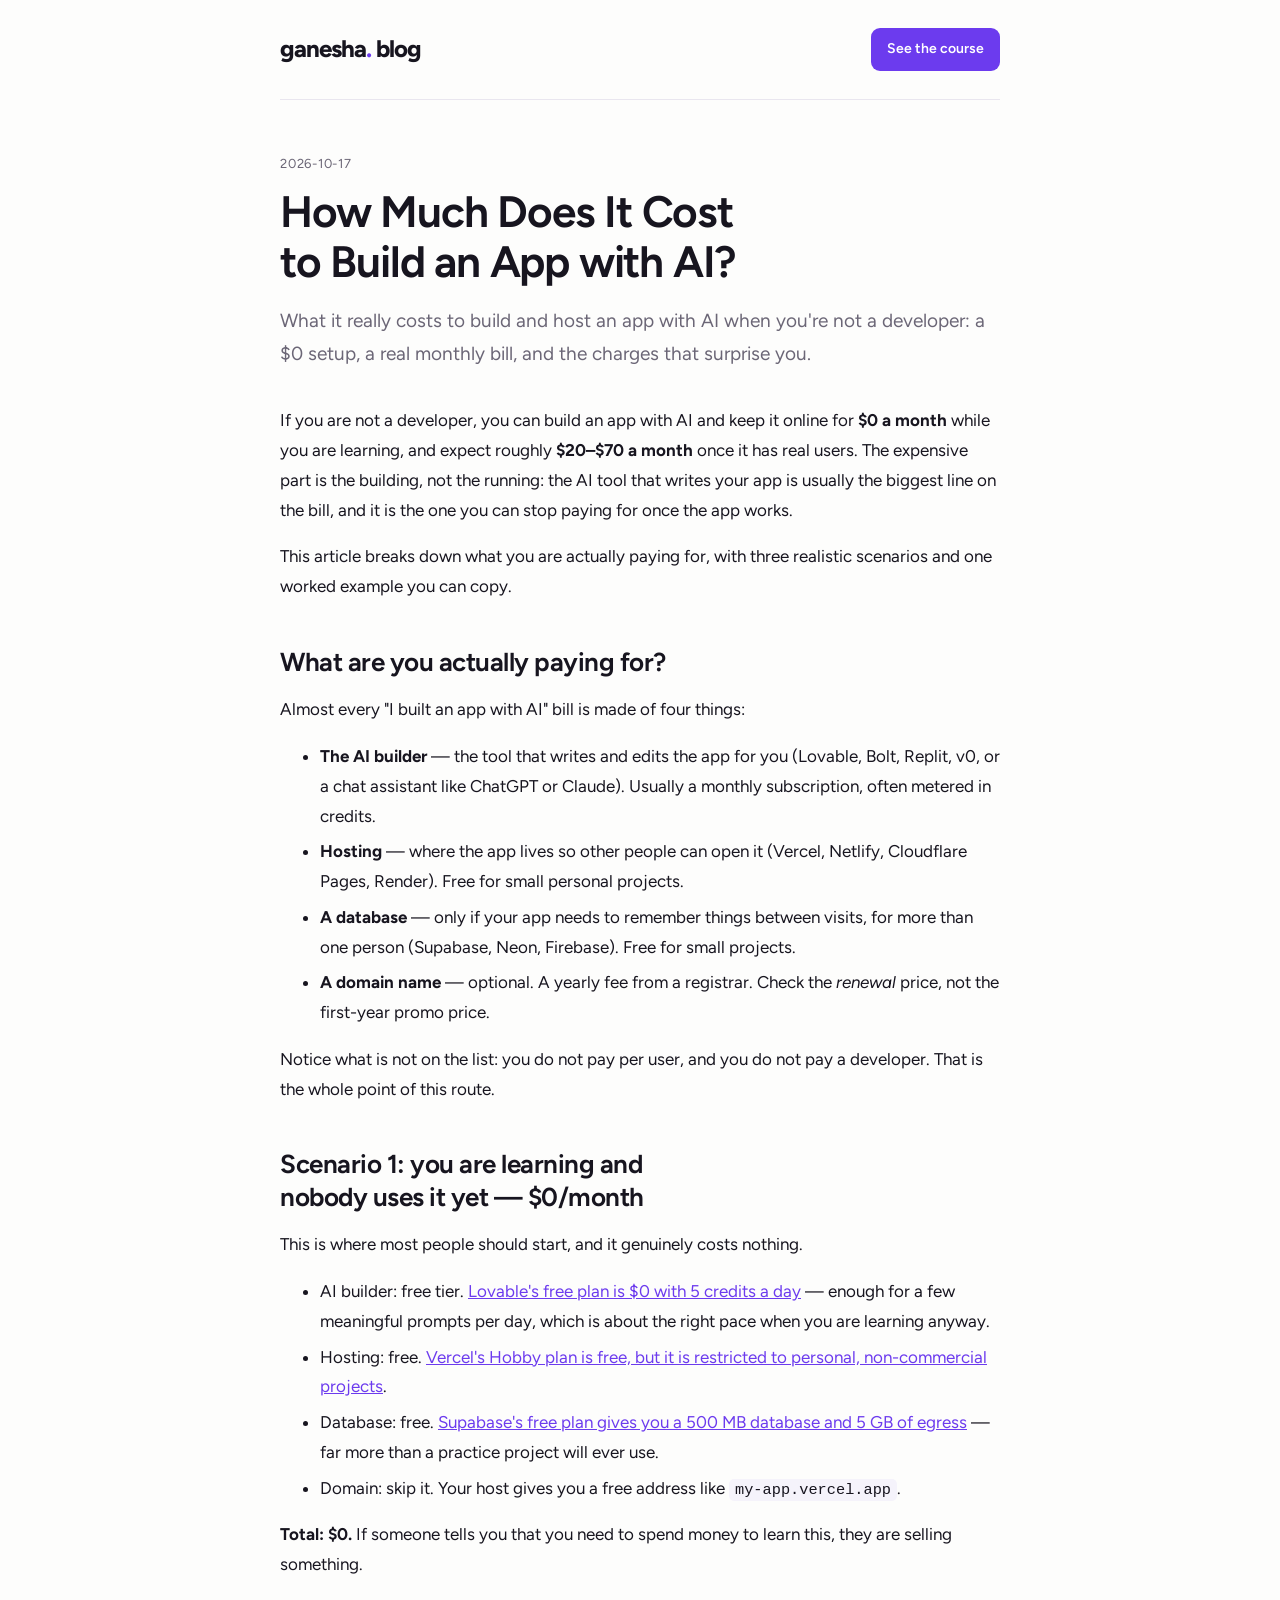
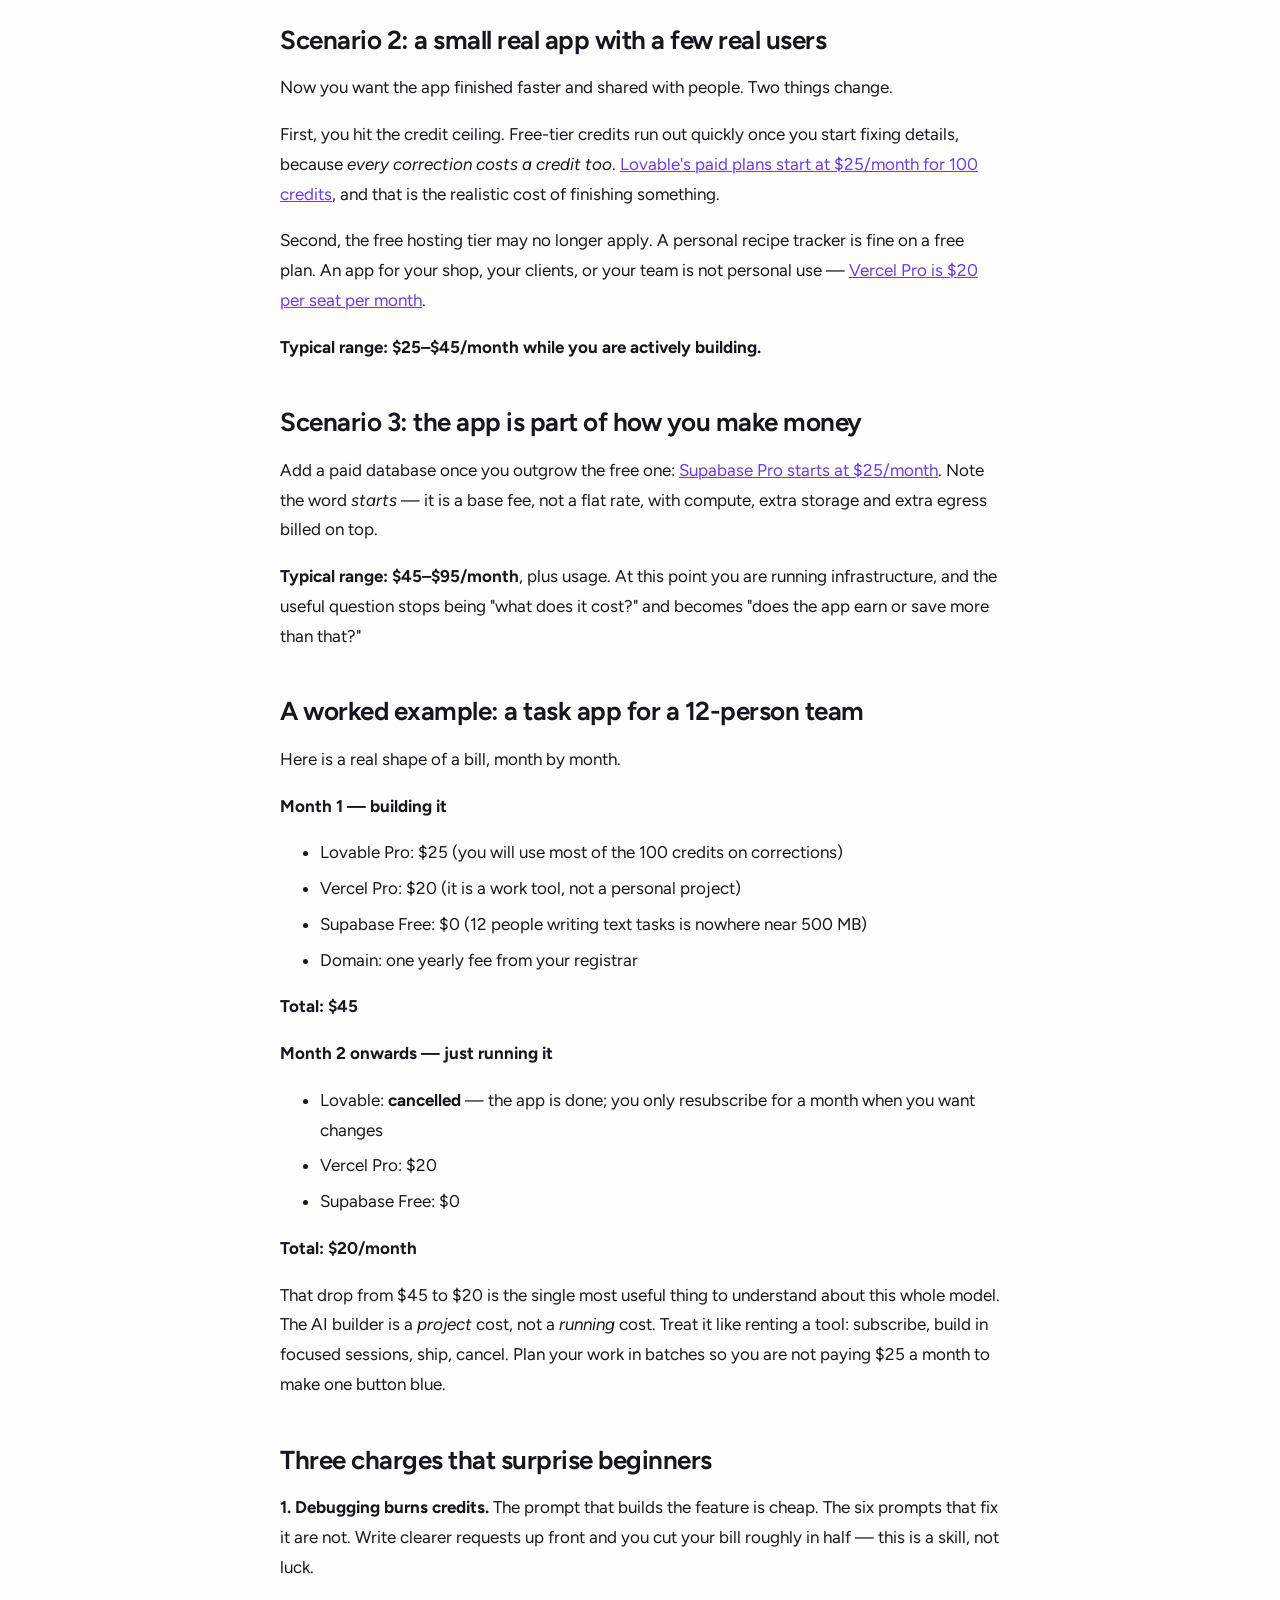
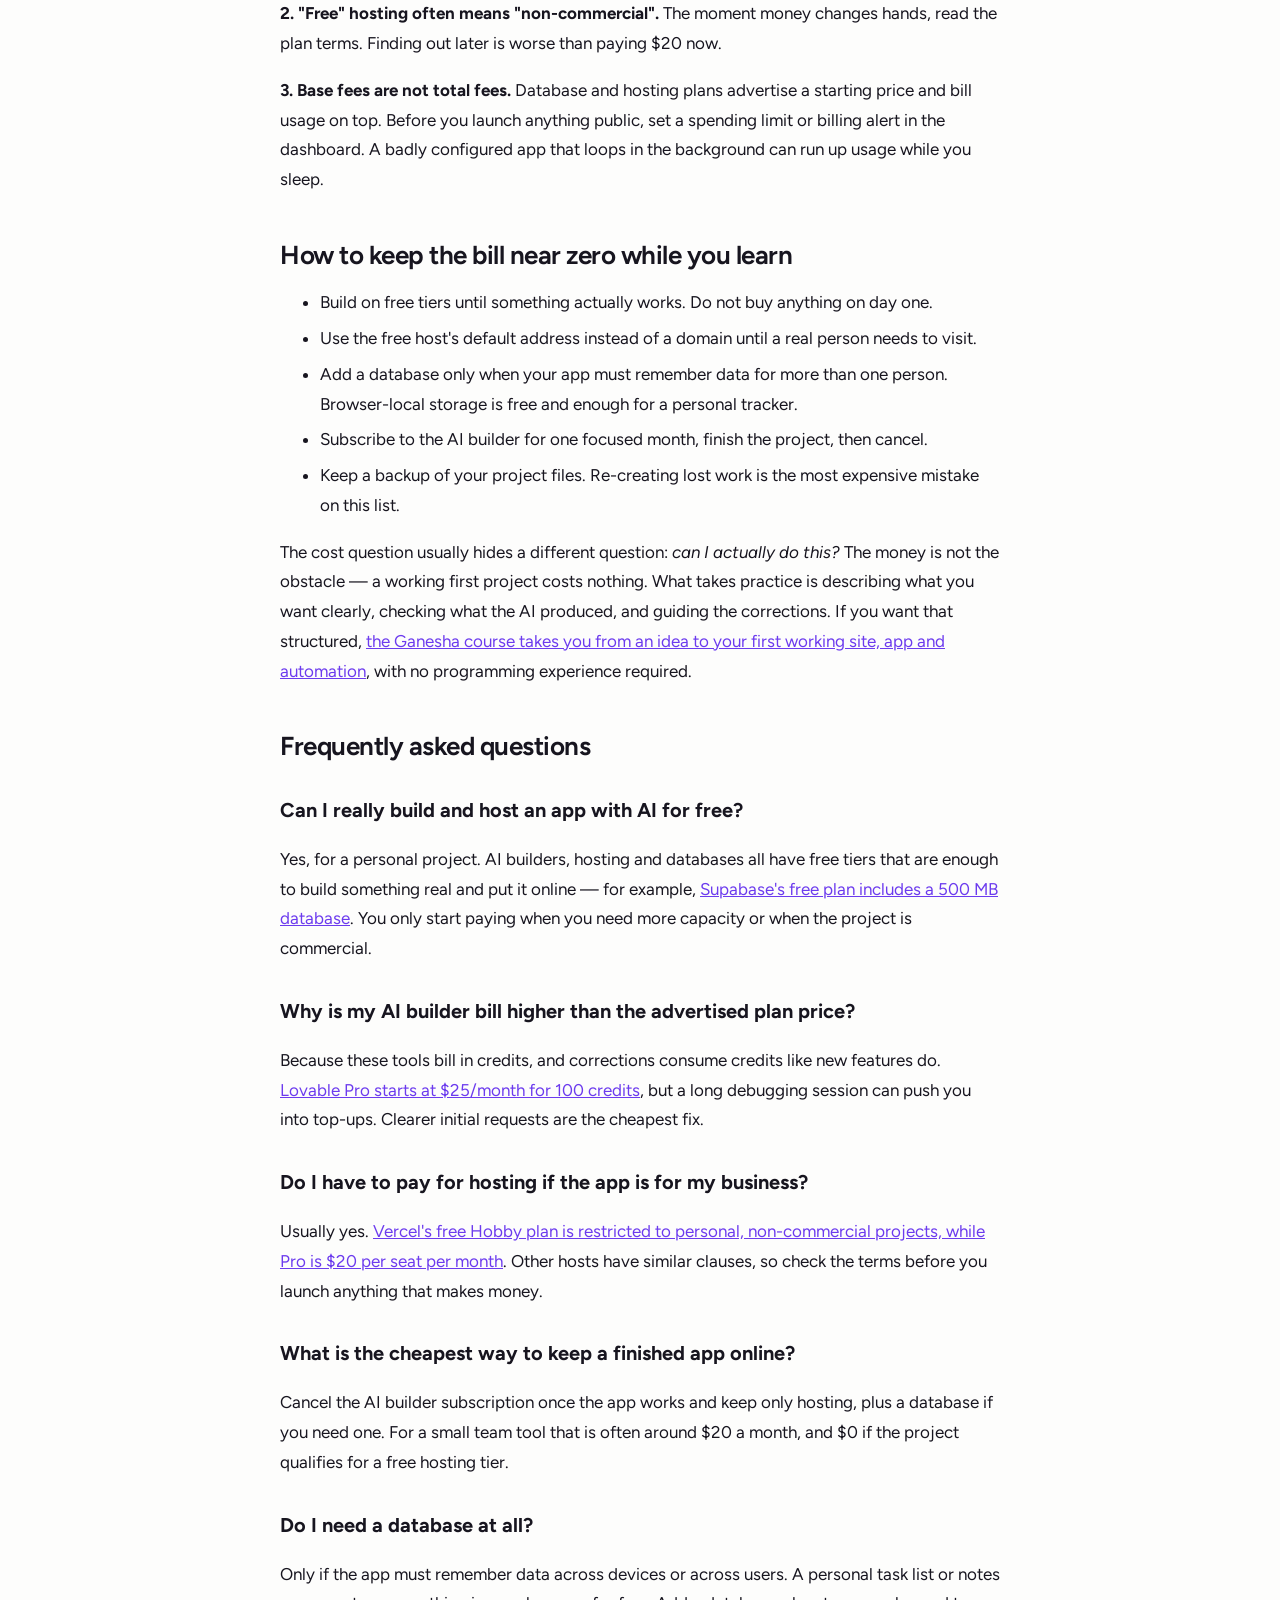
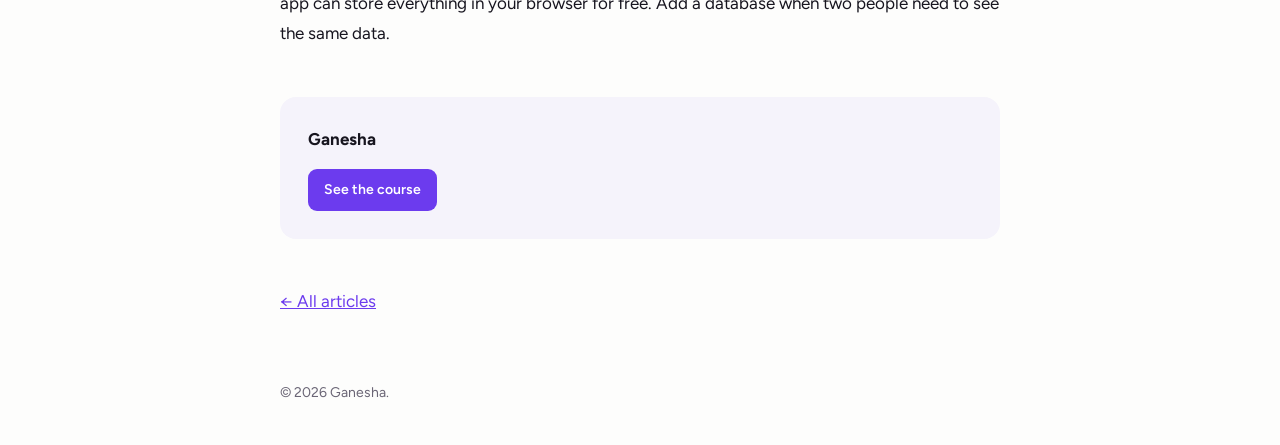
<file: cost-to-build-an-app-with-ai/index.html>
<!doctype html>
<html lang="en"><head><meta charset="utf-8"><meta name="viewport" content="width=device-width, initial-scale=1">
<title>How Much Does It Cost to Build an App with AI? | Ganesha</title><meta name="description" content="What it really costs to build and host an app with AI when you&#x27;re not a developer: a $0 setup, a real monthly bill, and the charges that surprise you.">
<link rel="canonical" href="https://kallasgabriel.github.io/ganesha-blog/cost-to-build-an-app-with-ai/">
<meta property="og:type" content="article"><meta property="og:title" content="How Much Does It Cost to Build an App with AI? | Ganesha">
<meta property="og:description" content="What it really costs to build and host an app with AI when you&#x27;re not a developer: a $0 setup, a real monthly bill, and the charges that surprise you."><meta property="og:url" content="https://kallasgabriel.github.io/ganesha-blog/cost-to-build-an-app-with-ai/">
<meta name="twitter:card" content="summary">
<link rel="preconnect" href="https://fonts.googleapis.com"><link rel="preconnect" href="https://fonts.gstatic.com" crossorigin>
<link rel="stylesheet" href="https://fonts.googleapis.com/css2?family=Figtree:wght@400;600;650;750&display=swap">
<link rel="stylesheet" href="https://kallasgabriel.github.io/ganesha-blog/style.css"><script type="application/ld+json">{"@context": "https://schema.org", "@type": "BlogPosting", "headline": "How Much Does It Cost to Build an App with AI?", "description": "What it really costs to build and host an app with AI when you're not a developer: a $0 setup, a real monthly bill, and the charges that surprise you.", "datePublished": "2026-10-17", "inLanguage": "en", "author": {"@type": "Organization", "name": "Ganesha"}, "mainEntityOfPage": "https://kallasgabriel.github.io/ganesha-blog/cost-to-build-an-app-with-ai/", "keywords": "cost to build an app with ai, ai app hosting cost, build app without coding cost, lovable pricing, vercel hobby plan, supabase free tier, no code ai app"}</script><script type="application/ld+json">{"@context": "https://schema.org", "@type": "FAQPage", "mainEntity": [{"@type": "Question", "name": "Can I really build and host an app with AI for free?", "acceptedAnswer": {"@type": "Answer", "text": "Yes, for a personal project. AI builders, hosting and databases all have free tiers that are enough to build something real and put it online — Supabase's free plan, for example, includes a 500 MB database. You only start paying when you need more capacity or when the project is commercial."}}, {"@type": "Question", "name": "Why is my AI builder bill higher than the advertised plan price?", "acceptedAnswer": {"@type": "Answer", "text": "Because these tools bill in credits, and corrections consume credits like new features do. Lovable Pro starts at $25/month for 100 credits, but a long debugging session can push you into top-ups. Clearer initial requests are the cheapest fix."}}, {"@type": "Question", "name": "Do I have to pay for hosting if the app is for my business?", "acceptedAnswer": {"@type": "Answer", "text": "Usually yes. Vercel's free Hobby plan is restricted to personal, non-commercial projects, while Pro is $20 per seat per month. Other hosts have similar clauses, so check the terms before you launch anything that makes money."}}, {"@type": "Question", "name": "What is the cheapest way to keep a finished app online?", "acceptedAnswer": {"@type": "Answer", "text": "Cancel the AI builder subscription once the app works and keep only hosting, plus a database if you need one. For a small team tool that is often around $20 a month, and $0 if the project qualifies for a free hosting tier."}}, {"@type": "Question", "name": "Do I need a database at all?", "acceptedAnswer": {"@type": "Answer", "text": "Only if the app must remember data across devices or across users. A personal task list or notes app can store everything in your browser for free. Add a database when two people need to see the same data."}}]}</script>
</head><body><div class="wrap">
<header class="site"><a class="brand" href="https://kallasgabriel.github.io/ganesha-blog/">ganesha<span>.</span> blog</a>
<a class="cta" href="https://ganesha-devops.vercel.app/courses/course-fef607a922d4e2c33f19c94f?utm_source=blog&amp;utm_medium=organic&amp;utm_campaign=header">See the course</a></header>
<main><article>
<span class="meta">2026-10-17</span><h1>How Much Does It Cost to Build an App with AI?</h1><p class="lead">What it really costs to build and host an app with AI when you&#x27;re not a developer: a $0 setup, a real monthly bill, and the charges that surprise you.</p>
<p>If you are not a developer, you can build an app with AI and keep it online for <strong>$0 a month</strong> while you are learning, and expect roughly <strong>$20–$70 a month</strong> once it has real users. The expensive part is the building, not the running: the AI tool that writes your app is usually the biggest line on the bill, and it is the one you can stop paying for once the app works.</p>
<p>This article breaks down what you are actually paying for, with three realistic scenarios and one worked example you can copy.</p>
<h2>What are you actually paying for?</h2>
<p>Almost every "I built an app with AI" bill is made of four things:</p>
<ul>
<li><strong>The AI builder</strong> — the tool that writes and edits the app for you (Lovable, Bolt, Replit, v0, or a chat assistant like ChatGPT or Claude). Usually a monthly subscription, often metered in credits.</li>
<li><strong>Hosting</strong> — where the app lives so other people can open it (Vercel, Netlify, Cloudflare Pages, Render). Free for small personal projects.</li>
<li><strong>A database</strong> — only if your app needs to remember things between visits, for more than one person (Supabase, Neon, Firebase). Free for small projects.</li>
<li><strong>A domain name</strong> — optional. A yearly fee from a registrar. Check the <em>renewal</em> price, not the first-year promo price.</li>
</ul>
<p>Notice what is not on the list: you do not pay per user, and you do not pay a developer. That is the whole point of this route.</p>
<h2>Scenario 1: you are learning and nobody uses it yet — $0/month</h2>
<p>This is where most people should start, and it genuinely costs nothing.</p>
<ul>
<li>AI builder: free tier. <a href="https://www.eesel.ai/blog/lovable-pricing">Lovable's free plan is $0 with 5 credits a day</a> — enough for a few meaningful prompts per day, which is about the right pace when you are learning anyway.</li>
<li>Hosting: free. <a href="https://figment.so/blog/vercel-pricing">Vercel's Hobby plan is free, but it is restricted to personal, non-commercial projects</a>.</li>
<li>Database: free. <a href="https://supabase.com/pricing">Supabase's free plan gives you a 500 MB database and 5 GB of egress</a> — far more than a practice project will ever use.</li>
<li>Domain: skip it. Your host gives you a free address like <code>my-app.vercel.app</code>.</li>
</ul>
<p><strong>Total: $0.</strong> If someone tells you that you need to spend money to learn this, they are selling something.</p>
<h2>Scenario 2: a small real app with a few real users</h2>
<p>Now you want the app finished faster and shared with people. Two things change.</p>
<p>First, you hit the credit ceiling. Free-tier credits run out quickly once you start fixing details, because <em>every correction costs a credit too</em>. <a href="https://www.eesel.ai/blog/lovable-pricing">Lovable's paid plans start at $25/month for 100 credits</a>, and that is the realistic cost of finishing something.</p>
<p>Second, the free hosting tier may no longer apply. A personal recipe tracker is fine on a free plan. An app for your shop, your clients, or your team is not personal use — <a href="https://figment.so/blog/vercel-pricing">Vercel Pro is $20 per seat per month</a>.</p>
<p><strong>Typical range: $25–$45/month while you are actively building.</strong></p>
<h2>Scenario 3: the app is part of how you make money</h2>
<p>Add a paid database once you outgrow the free one: <a href="https://supabase.com/pricing">Supabase Pro starts at $25/month</a>. Note the word <em>starts</em> — it is a base fee, not a flat rate, with compute, extra storage and extra egress billed on top.</p>
<p><strong>Typical range: $45–$95/month</strong>, plus usage. At this point you are running infrastructure, and the useful question stops being "what does it cost?" and becomes "does the app earn or save more than that?"</p>
<h2>A worked example: a task app for a 12-person team</h2>
<p>Here is a real shape of a bill, month by month.</p>
<p><strong>Month 1 — building it</strong></p>
<ul>
<li>Lovable Pro: $25 (you will use most of the 100 credits on corrections)</li>
<li>Vercel Pro: $20 (it is a work tool, not a personal project)</li>
<li>Supabase Free: $0 (12 people writing text tasks is nowhere near 500 MB)</li>
<li>Domain: one yearly fee from your registrar</li>
</ul>
<p><strong>Total: $45</strong></p>
<p><strong>Month 2 onwards — just running it</strong></p>
<ul>
<li>Lovable: <strong>cancelled</strong> — the app is done; you only resubscribe for a month when you want changes</li>
<li>Vercel Pro: $20</li>
<li>Supabase Free: $0</li>
</ul>
<p><strong>Total: $20/month</strong></p>
<p>That drop from $45 to $20 is the single most useful thing to understand about this whole model. The AI builder is a <em>project</em> cost, not a <em>running</em> cost. Treat it like renting a tool: subscribe, build in focused sessions, ship, cancel. Plan your work in batches so you are not paying $25 a month to make one button blue.</p>
<h2>Three charges that surprise beginners</h2>
<p><strong>1. Debugging burns credits.</strong> The prompt that builds the feature is cheap. The six prompts that fix it are not. Write clearer requests up front and you cut your bill roughly in half — this is a skill, not luck.</p>
<p><strong>2. "Free" hosting often means "non-commercial".</strong> The moment money changes hands, read the plan terms. Finding out later is worse than paying $20 now.</p>
<p><strong>3. Base fees are not total fees.</strong> Database and hosting plans advertise a starting price and bill usage on top. Before you launch anything public, set a spending limit or billing alert in the dashboard. A badly configured app that loops in the background can run up usage while you sleep.</p>
<h2>How to keep the bill near zero while you learn</h2>
<ul>
<li>Build on free tiers until something actually works. Do not buy anything on day one.</li>
<li>Use the free host's default address instead of a domain until a real person needs to visit.</li>
<li>Add a database only when your app must remember data for more than one person. Browser-local storage is free and enough for a personal tracker.</li>
<li>Subscribe to the AI builder for one focused month, finish the project, then cancel.</li>
<li>Keep a backup of your project files. Re-creating lost work is the most expensive mistake on this list.</li>
</ul>
<p>The cost question usually hides a different question: <em>can I actually do this?</em> The money is not the obstacle — a working first project costs nothing. What takes practice is describing what you want clearly, checking what the AI produced, and guiding the corrections. If you want that structured, <a href="https://ganesha-devops.vercel.app/courses/course-fef607a922d4e2c33f19c94f?utm_source=blog&amp;utm_medium=organic&amp;utm_campaign=cost-to-build-an-app-with-ai">the Ganesha course takes you from an idea to your first working site, app and automation</a>, with no programming experience required.</p>
<h2>Frequently asked questions</h2>
<h3>Can I really build and host an app with AI for free?</h3>
<p>Yes, for a personal project. AI builders, hosting and databases all have free tiers that are enough to build something real and put it online — for example, <a href="https://supabase.com/pricing">Supabase's free plan includes a 500 MB database</a>. You only start paying when you need more capacity or when the project is commercial.</p>
<h3>Why is my AI builder bill higher than the advertised plan price?</h3>
<p>Because these tools bill in credits, and corrections consume credits like new features do. <a href="https://www.eesel.ai/blog/lovable-pricing">Lovable Pro starts at $25/month for 100 credits</a>, but a long debugging session can push you into top-ups. Clearer initial requests are the cheapest fix.</p>
<h3>Do I have to pay for hosting if the app is for my business?</h3>
<p>Usually yes. <a href="https://figment.so/blog/vercel-pricing">Vercel's free Hobby plan is restricted to personal, non-commercial projects, while Pro is $20 per seat per month</a>. Other hosts have similar clauses, so check the terms before you launch anything that makes money.</p>
<h3>What is the cheapest way to keep a finished app online?</h3>
<p>Cancel the AI builder subscription once the app works and keep only hosting, plus a database if you need one. For a small team tool that is often around $20 a month, and $0 if the project qualifies for a free hosting tier.</p>
<h3>Do I need a database at all?</h3>
<p>Only if the app must remember data across devices or across users. A personal task list or notes app can store everything in your browser for free. Add a database when two people need to see the same data.</p>
</article>
<div class="box"><p><strong>Ganesha</strong></p>
<a class="cta" href="https://ganesha-devops.vercel.app/courses/course-fef607a922d4e2c33f19c94f?utm_source=blog&amp;utm_medium=organic&amp;utm_campaign=cost-to-build-an-app-with-ai">See the course</a></div>
<p><a href="https://kallasgabriel.github.io/ganesha-blog/">← All articles</a></p></main>
<footer>© 2026 Ganesha.</footer>
</div></body></html>
</file>
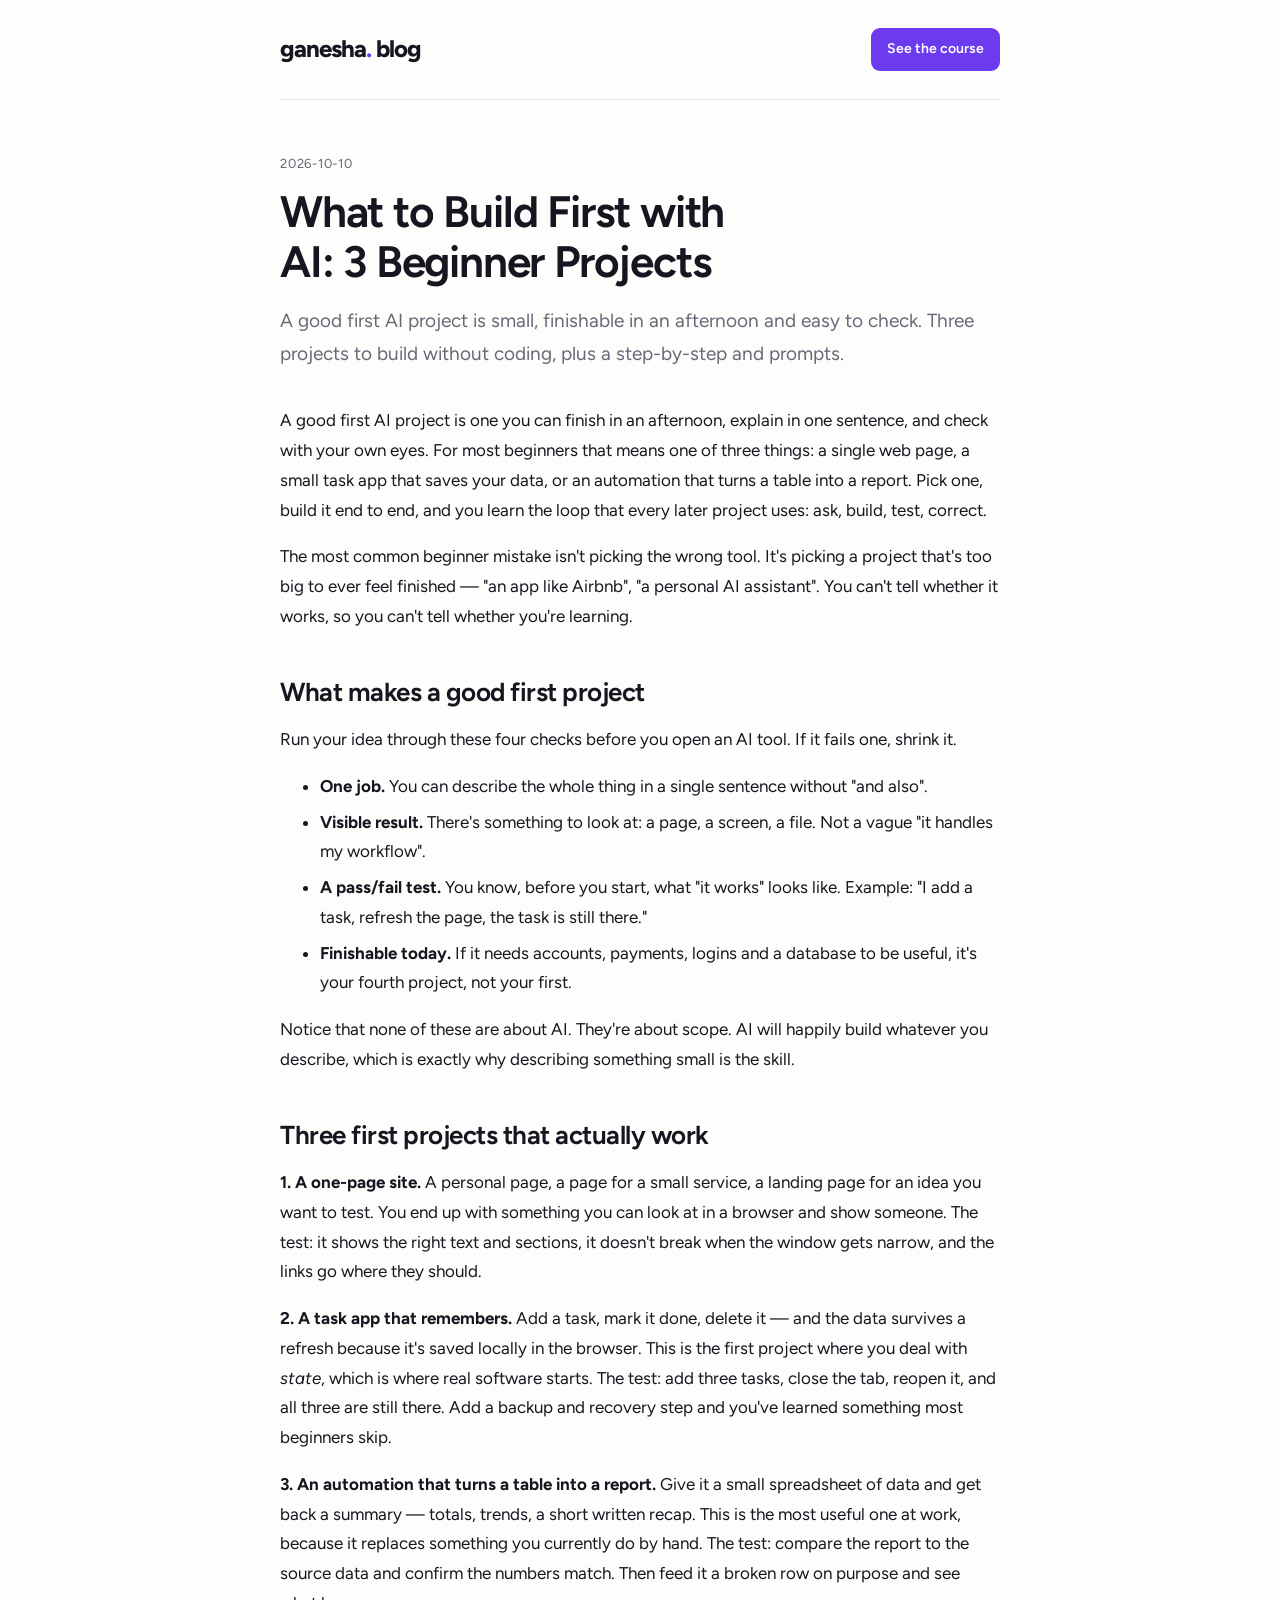
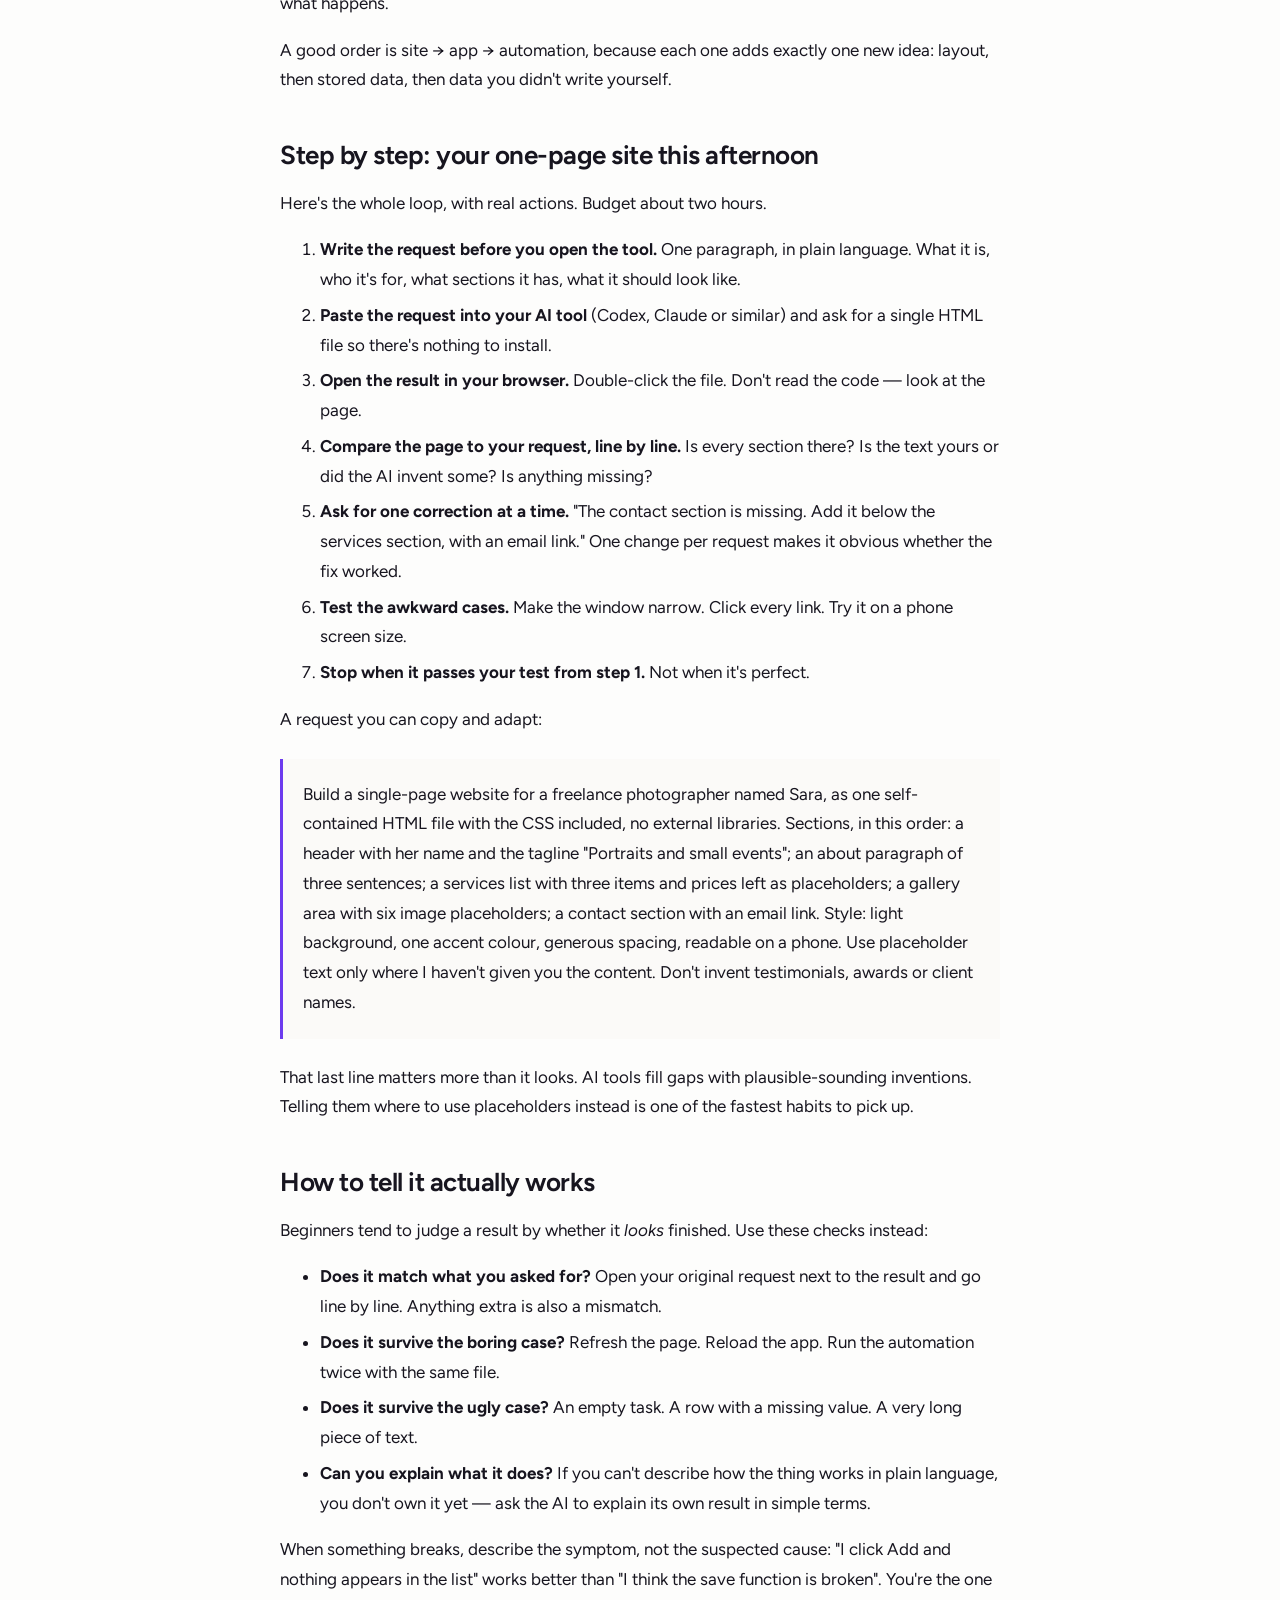
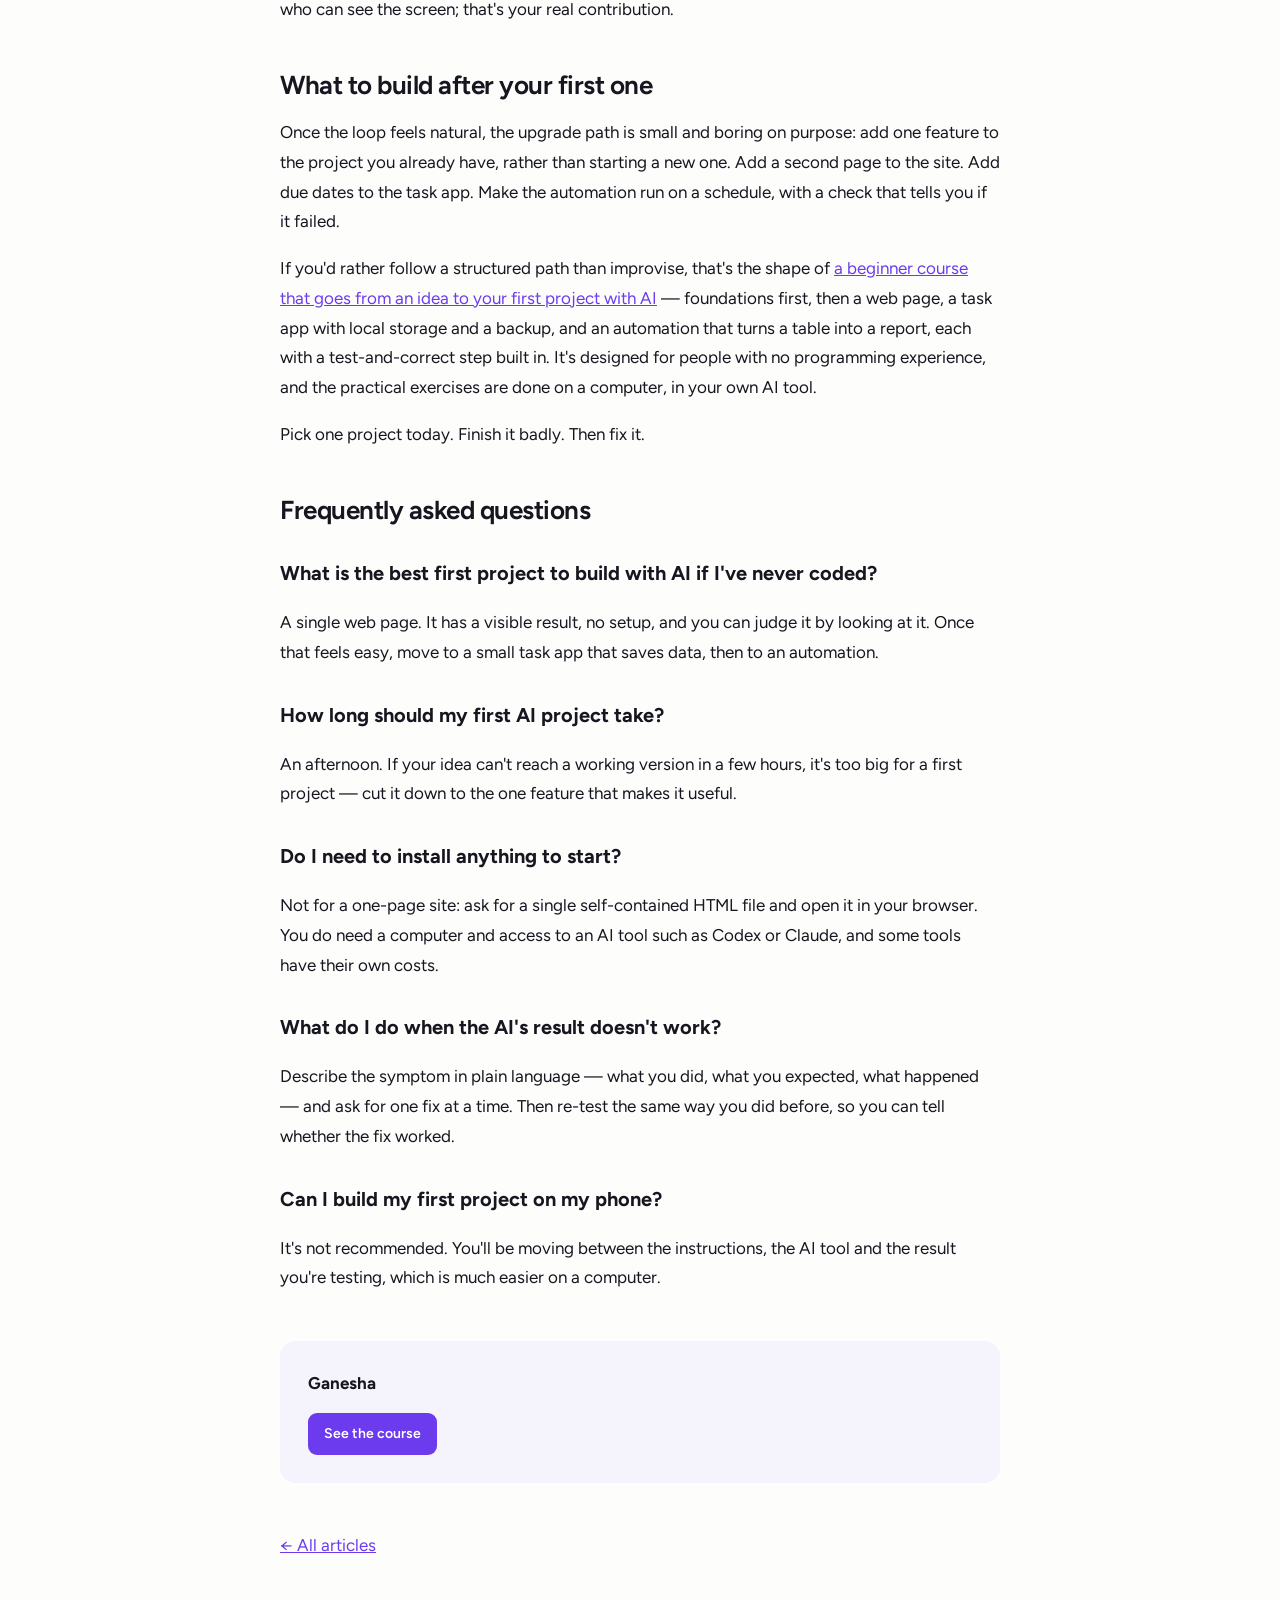
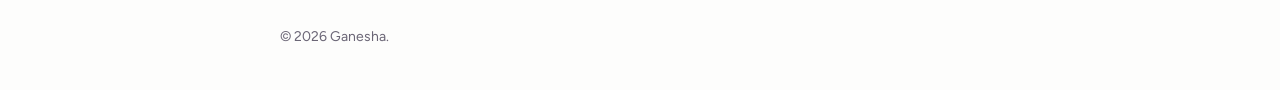
<file: first-ai-project-no-coding/index.html>
<!doctype html>
<html lang="en"><head><meta charset="utf-8"><meta name="viewport" content="width=device-width, initial-scale=1">
<title>What to Build First with AI: 3 Beginner Projects | Ganesha</title><meta name="description" content="A good first AI project is small, finishable in an afternoon and easy to check. Three projects to build without coding, plus a step-by-step and prompts.">
<link rel="canonical" href="https://kallasgabriel.github.io/ganesha-blog/first-ai-project-no-coding/">
<meta property="og:type" content="article"><meta property="og:title" content="What to Build First with AI: 3 Beginner Projects | Ganesha">
<meta property="og:description" content="A good first AI project is small, finishable in an afternoon and easy to check. Three projects to build without coding, plus a step-by-step and prompts."><meta property="og:url" content="https://kallasgabriel.github.io/ganesha-blog/first-ai-project-no-coding/">
<meta name="twitter:card" content="summary">
<link rel="preconnect" href="https://fonts.googleapis.com"><link rel="preconnect" href="https://fonts.gstatic.com" crossorigin>
<link rel="stylesheet" href="https://fonts.googleapis.com/css2?family=Figtree:wght@400;600;650;750&display=swap">
<link rel="stylesheet" href="https://kallasgabriel.github.io/ganesha-blog/style.css"><script type="application/ld+json">{"@context": "https://schema.org", "@type": "BlogPosting", "headline": "What to Build First with AI: 3 Beginner Projects", "description": "A good first AI project is small, finishable in an afternoon and easy to check. Three projects to build without coding, plus a step-by-step and prompts.", "datePublished": "2026-10-10", "inLanguage": "en", "author": {"@type": "Organization", "name": "Ganesha"}, "mainEntityOfPage": "https://kallasgabriel.github.io/ganesha-blog/first-ai-project-no-coding/", "keywords": "first ai project, build with ai no coding, ai project for beginners, build a website with ai, ai app without coding, ai automation beginner"}</script><script type="application/ld+json">{"@context": "https://schema.org", "@type": "FAQPage", "mainEntity": [{"@type": "Question", "name": "What is the best first project to build with AI if I've never coded?", "acceptedAnswer": {"@type": "Answer", "text": "A single web page. It has a visible result, no setup, and you can judge it by looking at it. Once that feels easy, move to a small task app that saves data, then to an automation."}}, {"@type": "Question", "name": "How long should my first AI project take?", "acceptedAnswer": {"@type": "Answer", "text": "An afternoon. If your idea can't reach a working version in a few hours, it's too big for a first project — cut it down to the one feature that makes it useful."}}, {"@type": "Question", "name": "Do I need to install anything to start?", "acceptedAnswer": {"@type": "Answer", "text": "Not for a one-page site: ask for a single self-contained HTML file and open it in your browser. You do need a computer and access to an AI tool such as Codex or Claude, and some tools have their own costs."}}, {"@type": "Question", "name": "What do I do when the AI's result doesn't work?", "acceptedAnswer": {"@type": "Answer", "text": "Describe the symptom in plain language — what you did, what you expected, what happened — and ask for one fix at a time. Then re-test the same way you did before, so you can tell whether the fix worked."}}, {"@type": "Question", "name": "Can I build my first project on my phone?", "acceptedAnswer": {"@type": "Answer", "text": "It's not recommended. You'll be moving between the instructions, the AI tool and the result you're testing, which is much easier on a computer."}}]}</script>
</head><body><div class="wrap">
<header class="site"><a class="brand" href="https://kallasgabriel.github.io/ganesha-blog/">ganesha<span>.</span> blog</a>
<a class="cta" href="https://ganesha-devops.vercel.app/courses/course-fef607a922d4e2c33f19c94f?utm_source=blog&amp;utm_medium=organic&amp;utm_campaign=header">See the course</a></header>
<main><article>
<span class="meta">2026-10-10</span><h1>What to Build First with AI: 3 Beginner Projects</h1><p class="lead">A good first AI project is small, finishable in an afternoon and easy to check. Three projects to build without coding, plus a step-by-step and prompts.</p>
<p>A good first AI project is one you can finish in an afternoon, explain in one sentence, and check with your own eyes. For most beginners that means one of three things: a single web page, a small task app that saves your data, or an automation that turns a table into a report. Pick one, build it end to end, and you learn the loop that every later project uses: ask, build, test, correct.</p>
<p>The most common beginner mistake isn't picking the wrong tool. It's picking a project that's too big to ever feel finished — "an app like Airbnb", "a personal AI assistant". You can't tell whether it works, so you can't tell whether you're learning.</p>
<h2>What makes a good first project</h2>
<p>Run your idea through these four checks before you open an AI tool. If it fails one, shrink it.</p>
<ul>
<li><strong>One job.</strong> You can describe the whole thing in a single sentence without "and also".</li>
<li><strong>Visible result.</strong> There's something to look at: a page, a screen, a file. Not a vague "it handles my workflow".</li>
<li><strong>A pass/fail test.</strong> You know, before you start, what "it works" looks like. Example: "I add a task, refresh the page, the task is still there."</li>
<li><strong>Finishable today.</strong> If it needs accounts, payments, logins and a database to be useful, it's your fourth project, not your first.</li>
</ul>
<p>Notice that none of these are about AI. They're about scope. AI will happily build whatever you describe, which is exactly why describing something small is the skill.</p>
<h2>Three first projects that actually work</h2>
<p><strong>1. A one-page site.</strong> A personal page, a page for a small service, a landing page for an idea you want to test. You end up with something you can look at in a browser and show someone. The test: it shows the right text and sections, it doesn't break when the window gets narrow, and the links go where they should.</p>
<p><strong>2. A task app that remembers.</strong> Add a task, mark it done, delete it — and the data survives a refresh because it's saved locally in the browser. This is the first project where you deal with <em>state</em>, which is where real software starts. The test: add three tasks, close the tab, reopen it, and all three are still there. Add a backup and recovery step and you've learned something most beginners skip.</p>
<p><strong>3. An automation that turns a table into a report.</strong> Give it a small spreadsheet of data and get back a summary — totals, trends, a short written recap. This is the most useful one at work, because it replaces something you currently do by hand. The test: compare the report to the source data and confirm the numbers match. Then feed it a broken row on purpose and see what happens.</p>
<p>A good order is site → app → automation, because each one adds exactly one new idea: layout, then stored data, then data you didn't write yourself.</p>
<h2>Step by step: your one-page site this afternoon</h2>
<p>Here's the whole loop, with real actions. Budget about two hours.</p>
<ol>
<li><strong>Write the request before you open the tool.</strong> One paragraph, in plain language. What it is, who it's for, what sections it has, what it should look like.</li>
<li><strong>Paste the request into your AI tool</strong> (Codex, Claude or similar) and ask for a single HTML file so there's nothing to install.</li>
<li><strong>Open the result in your browser.</strong> Double-click the file. Don't read the code — look at the page.</li>
<li><strong>Compare the page to your request, line by line.</strong> Is every section there? Is the text yours or did the AI invent some? Is anything missing?</li>
<li><strong>Ask for one correction at a time.</strong> "The contact section is missing. Add it below the services section, with an email link." One change per request makes it obvious whether the fix worked.</li>
<li><strong>Test the awkward cases.</strong> Make the window narrow. Click every link. Try it on a phone screen size.</li>
<li><strong>Stop when it passes your test from step 1.</strong> Not when it's perfect.</li>
</ol>
<p>A request you can copy and adapt:</p>
<blockquote>
<p>Build a single-page website for a freelance photographer named Sara, as one self-contained HTML file with the CSS included, no external libraries.
Sections, in this order: a header with her name and the tagline "Portraits and small events"; an about paragraph of three sentences; a services list with three items and prices left as placeholders; a gallery area with six image placeholders; a contact section with an email link.
Style: light background, one accent colour, generous spacing, readable on a phone.
Use placeholder text only where I haven't given you the content. Don't invent testimonials, awards or client names.</p>
</blockquote>
<p>That last line matters more than it looks. AI tools fill gaps with plausible-sounding inventions. Telling them where to use placeholders instead is one of the fastest habits to pick up.</p>
<h2>How to tell it actually works</h2>
<p>Beginners tend to judge a result by whether it <em>looks</em> finished. Use these checks instead:</p>
<ul>
<li><strong>Does it match what you asked for?</strong> Open your original request next to the result and go line by line. Anything extra is also a mismatch.</li>
<li><strong>Does it survive the boring case?</strong> Refresh the page. Reload the app. Run the automation twice with the same file.</li>
<li><strong>Does it survive the ugly case?</strong> An empty task. A row with a missing value. A very long piece of text.</li>
<li><strong>Can you explain what it does?</strong> If you can't describe how the thing works in plain language, you don't own it yet — ask the AI to explain its own result in simple terms.</li>
</ul>
<p>When something breaks, describe the symptom, not the suspected cause: "I click Add and nothing appears in the list" works better than "I think the save function is broken". You're the one who can see the screen; that's your real contribution.</p>
<h2>What to build after your first one</h2>
<p>Once the loop feels natural, the upgrade path is small and boring on purpose: add one feature to the project you already have, rather than starting a new one. Add a second page to the site. Add due dates to the task app. Make the automation run on a schedule, with a check that tells you if it failed.</p>
<p>If you'd rather follow a structured path than improvise, that's the shape of <a href="https://ganesha-devops.vercel.app/courses/course-fef607a922d4e2c33f19c94f?utm_source=blog&amp;utm_medium=organic&amp;utm_campaign=first-ai-project-no-coding">a beginner course that goes from an idea to your first project with AI</a> — foundations first, then a web page, a task app with local storage and a backup, and an automation that turns a table into a report, each with a test-and-correct step built in. It's designed for people with no programming experience, and the practical exercises are done on a computer, in your own AI tool.</p>
<p>Pick one project today. Finish it badly. Then fix it.</p>
<h2>Frequently asked questions</h2>
<h3>What is the best first project to build with AI if I've never coded?</h3>
<p>A single web page. It has a visible result, no setup, and you can judge it by looking at it. Once that feels easy, move to a small task app that saves data, then to an automation.</p>
<h3>How long should my first AI project take?</h3>
<p>An afternoon. If your idea can't reach a working version in a few hours, it's too big for a first project — cut it down to the one feature that makes it useful.</p>
<h3>Do I need to install anything to start?</h3>
<p>Not for a one-page site: ask for a single self-contained HTML file and open it in your browser. You do need a computer and access to an AI tool such as Codex or Claude, and some tools have their own costs.</p>
<h3>What do I do when the AI's result doesn't work?</h3>
<p>Describe the symptom in plain language — what you did, what you expected, what happened — and ask for one fix at a time. Then re-test the same way you did before, so you can tell whether the fix worked.</p>
<h3>Can I build my first project on my phone?</h3>
<p>It's not recommended. You'll be moving between the instructions, the AI tool and the result you're testing, which is much easier on a computer.</p>
</article>
<div class="box"><p><strong>Ganesha</strong></p>
<a class="cta" href="https://ganesha-devops.vercel.app/courses/course-fef607a922d4e2c33f19c94f?utm_source=blog&amp;utm_medium=organic&amp;utm_campaign=first-ai-project-no-coding">See the course</a></div>
<p><a href="https://kallasgabriel.github.io/ganesha-blog/">← All articles</a></p></main>
<footer>© 2026 Ganesha.</footer>
</div></body></html>
</file>
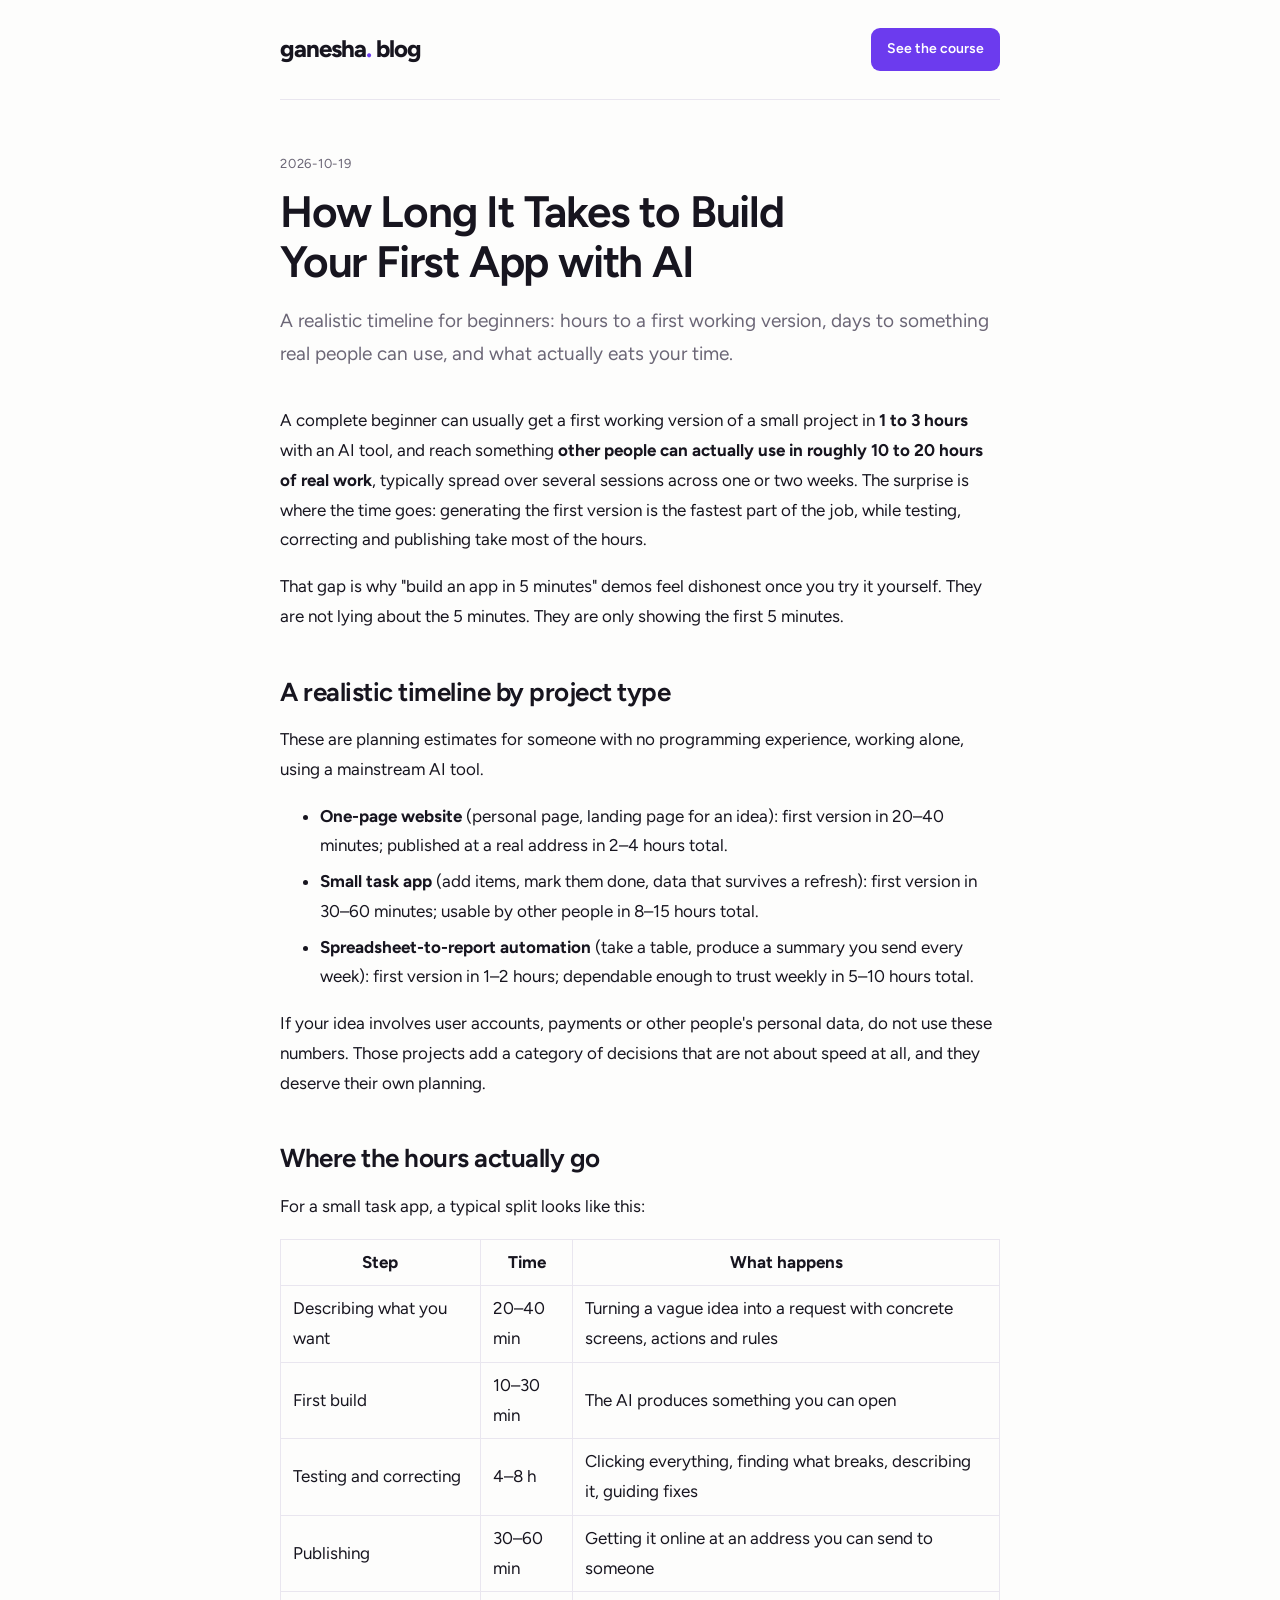
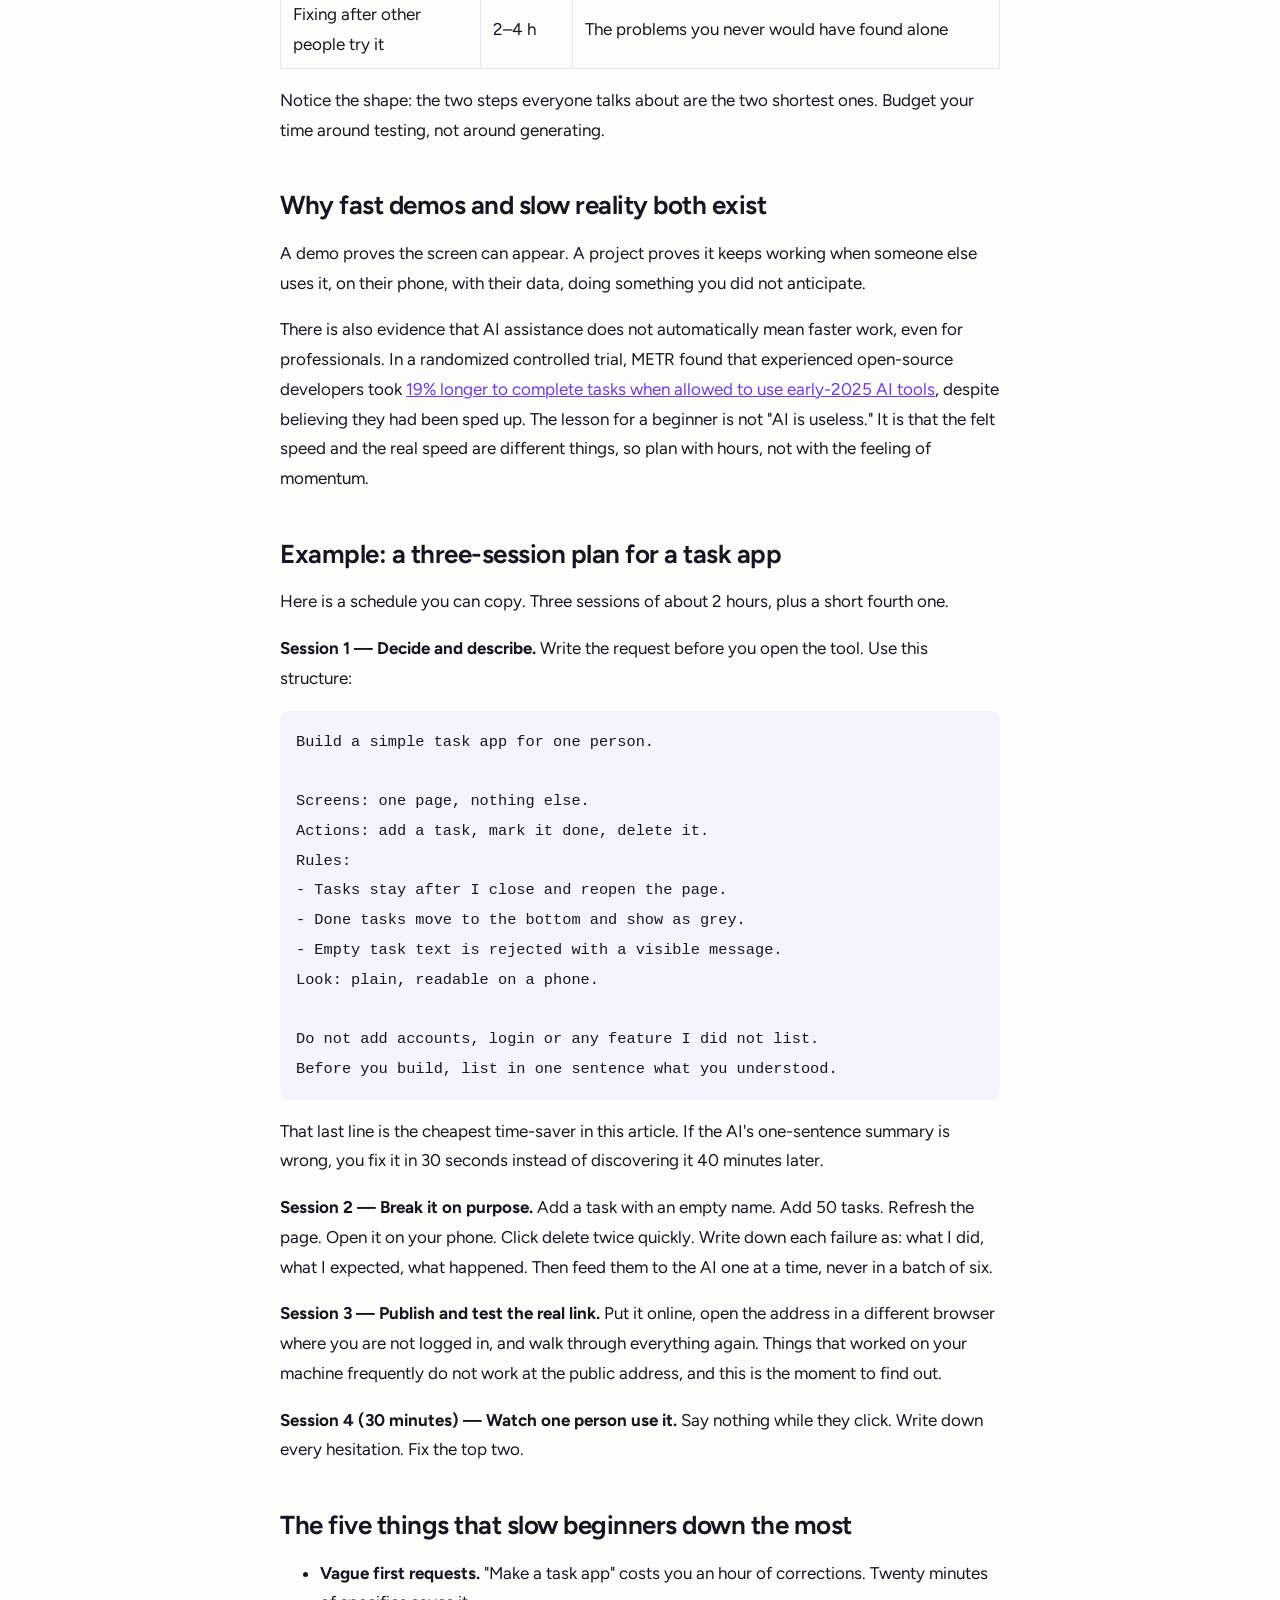
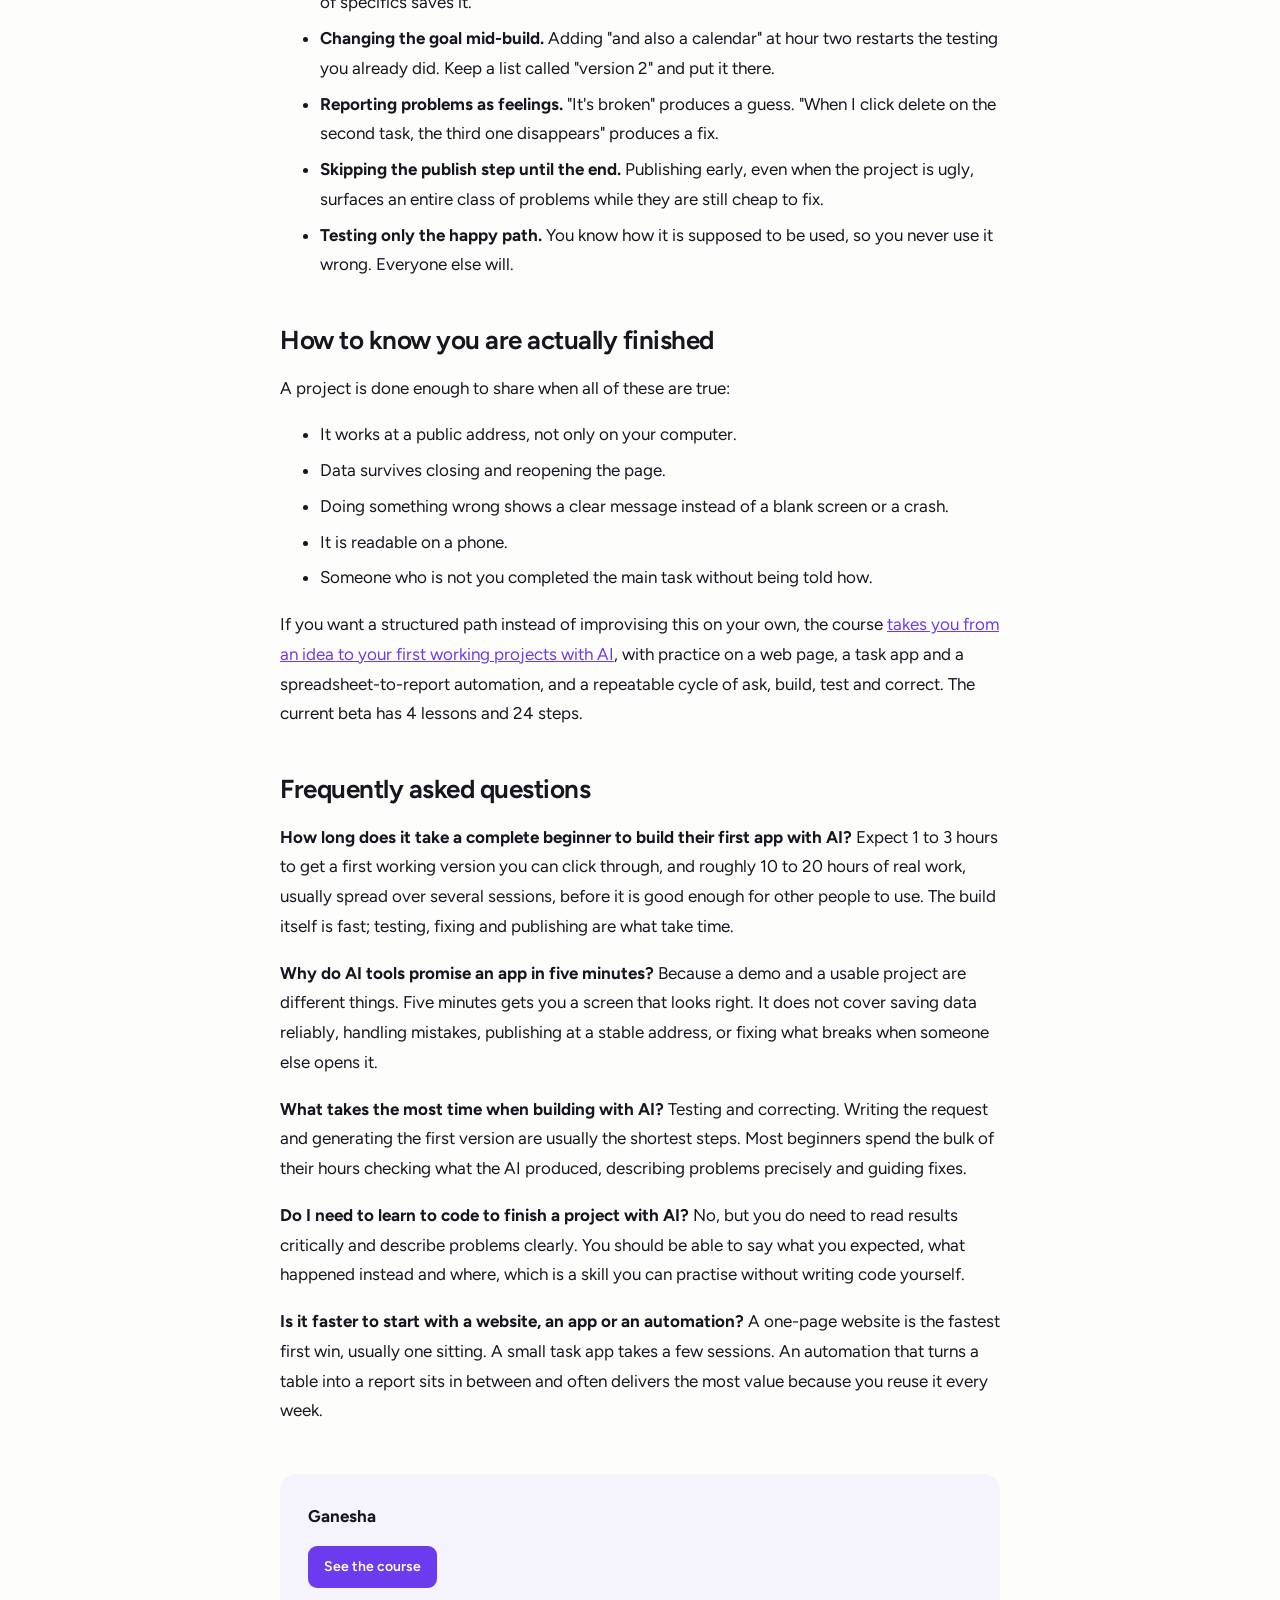
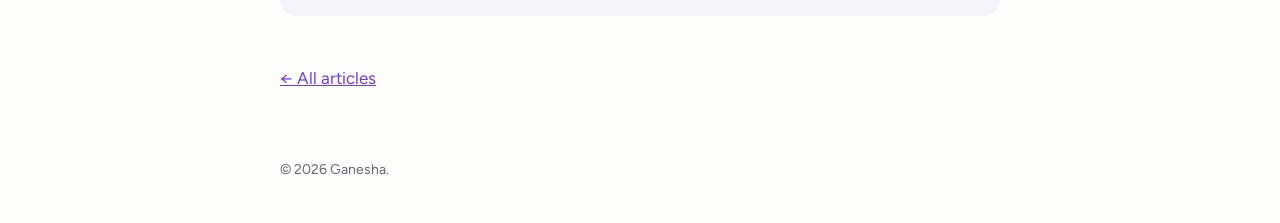
<file: how-long-to-build-first-app-with-ai/index.html>
<!doctype html>
<html lang="en"><head><meta charset="utf-8"><meta name="viewport" content="width=device-width, initial-scale=1">
<title>How Long It Takes to Build Your First App with AI | Ganesha</title><meta name="description" content="A realistic timeline for beginners: hours to a first working version, days to something real people can use, and what actually eats your time.">
<link rel="canonical" href="https://kallasgabriel.github.io/ganesha-blog/how-long-to-build-first-app-with-ai/">
<meta property="og:type" content="article"><meta property="og:title" content="How Long It Takes to Build Your First App with AI | Ganesha">
<meta property="og:description" content="A realistic timeline for beginners: hours to a first working version, days to something real people can use, and what actually eats your time."><meta property="og:url" content="https://kallasgabriel.github.io/ganesha-blog/how-long-to-build-first-app-with-ai/">
<meta name="twitter:card" content="summary">
<link rel="preconnect" href="https://fonts.googleapis.com"><link rel="preconnect" href="https://fonts.gstatic.com" crossorigin>
<link rel="stylesheet" href="https://fonts.googleapis.com/css2?family=Figtree:wght@400;600;650;750&display=swap">
<link rel="stylesheet" href="https://kallasgabriel.github.io/ganesha-blog/style.css"><script type="application/ld+json">{"@context": "https://schema.org", "@type": "BlogPosting", "headline": "How Long It Takes to Build Your First App with AI", "description": "A realistic timeline for beginners: hours to a first working version, days to something real people can use, and what actually eats your time.", "datePublished": "2026-10-19", "inLanguage": "en", "author": {"@type": "Organization", "name": "Ganesha"}, "mainEntityOfPage": "https://kallasgabriel.github.io/ganesha-blog/how-long-to-build-first-app-with-ai/", "keywords": "h, o, w,  , l, o, n, g,  , t, o,  , b, u, i, l, d,  , a, n,  , a, p, p,  , w, i, t, h,  , a, i, ,,  , b, u, i, l, d,  , a, n,  , a, p, p,  , w, i, t, h, o, u, t,  , c, o, d, i, n, g, ,,  , f, i, r, s, t,  , a, i,  , p, r, o, j, e, c, t, ,,  , a, i,  , a, p, p,  , t, i, m, e, l, i, n, e, ,,  , b, e, g, i, n, n, e, r,  , a, i,  , b, u, i, l, d, e, r, ,,  , v, i, b, e,  , c, o, d, i, n, g,  , t, i, m, e"}</script><script type="application/ld+json">{"@context": "https://schema.org", "@type": "FAQPage", "mainEntity": [{"@type": "Question", "name": "How long does it take a complete beginner to build their first app with AI?", "acceptedAnswer": {"@type": "Answer", "text": "Expect 1 to 3 hours to get a first working version you can click through, and roughly 10 to 20 hours of real work, usually spread over several sessions, before it is good enough for other people to use. The build itself is fast; testing, fixing and publishing are what take time."}}, {"@type": "Question", "name": "Why do AI tools promise an app in five minutes?", "acceptedAnswer": {"@type": "Answer", "text": "Because a demo and a usable project are different things. Five minutes gets you a screen that looks right. It does not cover saving data reliably, handling mistakes, publishing at a stable address, or fixing what breaks when someone else opens it."}}, {"@type": "Question", "name": "What takes the most time when building with AI?", "acceptedAnswer": {"@type": "Answer", "text": "Testing and correcting. Writing the request and generating the first version are usually the shortest steps. Most beginners spend the bulk of their hours checking what the AI produced, describing problems precisely and guiding fixes."}}, {"@type": "Question", "name": "Do I need to learn to code to finish a project with AI?", "acceptedAnswer": {"@type": "Answer", "text": "No, but you do need to read results critically and describe problems clearly. You should be able to say what you expected, what happened instead and where, which is a skill you can practise without writing code yourself."}}, {"@type": "Question", "name": "Is it faster to start with a website, an app or an automation?", "acceptedAnswer": {"@type": "Answer", "text": "A one-page website is the fastest first win, usually one sitting. A small task app takes a few sessions. An automation that turns a table into a report sits in between and often delivers the most value because you reuse it every week."}}]}</script>
</head><body><div class="wrap">
<header class="site"><a class="brand" href="https://kallasgabriel.github.io/ganesha-blog/">ganesha<span>.</span> blog</a>
<a class="cta" href="https://ganesha-devops.vercel.app/courses/course-fef607a922d4e2c33f19c94f?utm_source=blog&amp;utm_medium=organic&amp;utm_campaign=header">See the course</a></header>
<main><article>
<span class="meta">2026-10-19</span><h1>How Long It Takes to Build Your First App with AI</h1><p class="lead">A realistic timeline for beginners: hours to a first working version, days to something real people can use, and what actually eats your time.</p>
<p>A complete beginner can usually get a first working version of a small project in <strong>1 to 3 hours</strong> with an AI tool, and reach something <strong>other people can actually use in roughly 10 to 20 hours of real work</strong>, typically spread over several sessions across one or two weeks. The surprise is where the time goes: generating the first version is the fastest part of the job, while testing, correcting and publishing take most of the hours.</p>
<p>That gap is why "build an app in 5 minutes" demos feel dishonest once you try it yourself. They are not lying about the 5 minutes. They are only showing the first 5 minutes.</p>
<h2>A realistic timeline by project type</h2>
<p>These are planning estimates for someone with no programming experience, working alone, using a mainstream AI tool.</p>
<ul>
<li><strong>One-page website</strong> (personal page, landing page for an idea): first version in 20–40 minutes; published at a real address in 2–4 hours total.</li>
<li><strong>Small task app</strong> (add items, mark them done, data that survives a refresh): first version in 30–60 minutes; usable by other people in 8–15 hours total.</li>
<li><strong>Spreadsheet-to-report automation</strong> (take a table, produce a summary you send every week): first version in 1–2 hours; dependable enough to trust weekly in 5–10 hours total.</li>
</ul>
<p>If your idea involves user accounts, payments or other people's personal data, do not use these numbers. Those projects add a category of decisions that are not about speed at all, and they deserve their own planning.</p>
<h2>Where the hours actually go</h2>
<p>For a small task app, a typical split looks like this:</p>
<table>
<thead>
<tr>
<th>Step</th>
<th>Time</th>
<th>What happens</th>
</tr>
</thead>
<tbody>
<tr>
<td>Describing what you want</td>
<td>20–40 min</td>
<td>Turning a vague idea into a request with concrete screens, actions and rules</td>
</tr>
<tr>
<td>First build</td>
<td>10–30 min</td>
<td>The AI produces something you can open</td>
</tr>
<tr>
<td>Testing and correcting</td>
<td>4–8 h</td>
<td>Clicking everything, finding what breaks, describing it, guiding fixes</td>
</tr>
<tr>
<td>Publishing</td>
<td>30–60 min</td>
<td>Getting it online at an address you can send to someone</td>
</tr>
<tr>
<td>Fixing after other people try it</td>
<td>2–4 h</td>
<td>The problems you never would have found alone</td>
</tr>
</tbody>
</table>
<p>Notice the shape: the two steps everyone talks about are the two shortest ones. Budget your time around testing, not around generating.</p>
<h2>Why fast demos and slow reality both exist</h2>
<p>A demo proves the screen can appear. A project proves it keeps working when someone else uses it, on their phone, with their data, doing something you did not anticipate.</p>
<p>There is also evidence that AI assistance does not automatically mean faster work, even for professionals. In a randomized controlled trial, METR found that experienced open-source developers took <a href="https://metr.org/blog/2025-07-10-early-2025-ai-experienced-os-dev-study/">19% longer to complete tasks when allowed to use early-2025 AI tools</a>, despite believing they had been sped up. The lesson for a beginner is not "AI is useless." It is that the felt speed and the real speed are different things, so plan with hours, not with the feeling of momentum.</p>
<h2>Example: a three-session plan for a task app</h2>
<p>Here is a schedule you can copy. Three sessions of about 2 hours, plus a short fourth one.</p>
<p><strong>Session 1 — Decide and describe.</strong> Write the request before you open the tool. Use this structure:</p>
<pre><code>Build a simple task app for one person.

Screens: one page, nothing else.
Actions: add a task, mark it done, delete it.
Rules:
- Tasks stay after I close and reopen the page.
- Done tasks move to the bottom and show as grey.
- Empty task text is rejected with a visible message.
Look: plain, readable on a phone.

Do not add accounts, login or any feature I did not list.
Before you build, list in one sentence what you understood.
</code></pre>
<p>That last line is the cheapest time-saver in this article. If the AI's one-sentence summary is wrong, you fix it in 30 seconds instead of discovering it 40 minutes later.</p>
<p><strong>Session 2 — Break it on purpose.</strong> Add a task with an empty name. Add 50 tasks. Refresh the page. Open it on your phone. Click delete twice quickly. Write down each failure as: what I did, what I expected, what happened. Then feed them to the AI one at a time, never in a batch of six.</p>
<p><strong>Session 3 — Publish and test the real link.</strong> Put it online, open the address in a different browser where you are not logged in, and walk through everything again. Things that worked on your machine frequently do not work at the public address, and this is the moment to find out.</p>
<p><strong>Session 4 (30 minutes) — Watch one person use it.</strong> Say nothing while they click. Write down every hesitation. Fix the top two.</p>
<h2>The five things that slow beginners down the most</h2>
<ul>
<li><strong>Vague first requests.</strong> "Make a task app" costs you an hour of corrections. Twenty minutes of specifics saves it.</li>
<li><strong>Changing the goal mid-build.</strong> Adding "and also a calendar" at hour two restarts the testing you already did. Keep a list called "version 2" and put it there.</li>
<li><strong>Reporting problems as feelings.</strong> "It's broken" produces a guess. "When I click delete on the second task, the third one disappears" produces a fix.</li>
<li><strong>Skipping the publish step until the end.</strong> Publishing early, even when the project is ugly, surfaces an entire class of problems while they are still cheap to fix.</li>
<li><strong>Testing only the happy path.</strong> You know how it is supposed to be used, so you never use it wrong. Everyone else will.</li>
</ul>
<h2>How to know you are actually finished</h2>
<p>A project is done enough to share when all of these are true:</p>
<ul>
<li>It works at a public address, not only on your computer.</li>
<li>Data survives closing and reopening the page.</li>
<li>Doing something wrong shows a clear message instead of a blank screen or a crash.</li>
<li>It is readable on a phone.</li>
<li>Someone who is not you completed the main task without being told how.</li>
</ul>
<p>If you want a structured path instead of improvising this on your own, the course <a href="https://ganesha-devops.vercel.app/courses/course-fef607a922d4e2c33f19c94f?utm_source=blog&amp;utm_medium=organic&amp;utm_campaign=how-long-to-build-first-app-with-ai">takes you from an idea to your first working projects with AI</a>, with practice on a web page, a task app and a spreadsheet-to-report automation, and a repeatable cycle of ask, build, test and correct. The current beta has 4 lessons and 24 steps.</p>
<h2>Frequently asked questions</h2>
<p><strong>How long does it take a complete beginner to build their first app with AI?</strong>
Expect 1 to 3 hours to get a first working version you can click through, and roughly 10 to 20 hours of real work, usually spread over several sessions, before it is good enough for other people to use. The build itself is fast; testing, fixing and publishing are what take time.</p>
<p><strong>Why do AI tools promise an app in five minutes?</strong>
Because a demo and a usable project are different things. Five minutes gets you a screen that looks right. It does not cover saving data reliably, handling mistakes, publishing at a stable address, or fixing what breaks when someone else opens it.</p>
<p><strong>What takes the most time when building with AI?</strong>
Testing and correcting. Writing the request and generating the first version are usually the shortest steps. Most beginners spend the bulk of their hours checking what the AI produced, describing problems precisely and guiding fixes.</p>
<p><strong>Do I need to learn to code to finish a project with AI?</strong>
No, but you do need to read results critically and describe problems clearly. You should be able to say what you expected, what happened instead and where, which is a skill you can practise without writing code yourself.</p>
<p><strong>Is it faster to start with a website, an app or an automation?</strong>
A one-page website is the fastest first win, usually one sitting. A small task app takes a few sessions. An automation that turns a table into a report sits in between and often delivers the most value because you reuse it every week.</p>
</article>
<div class="box"><p><strong>Ganesha</strong></p>
<a class="cta" href="https://ganesha-devops.vercel.app/courses/course-fef607a922d4e2c33f19c94f?utm_source=blog&amp;utm_medium=organic&amp;utm_campaign=how-long-to-build-first-app-with-ai">See the course</a></div>
<p><a href="https://kallasgabriel.github.io/ganesha-blog/">← All articles</a></p></main>
<footer>© 2026 Ganesha.</footer>
</div></body></html>
</file>
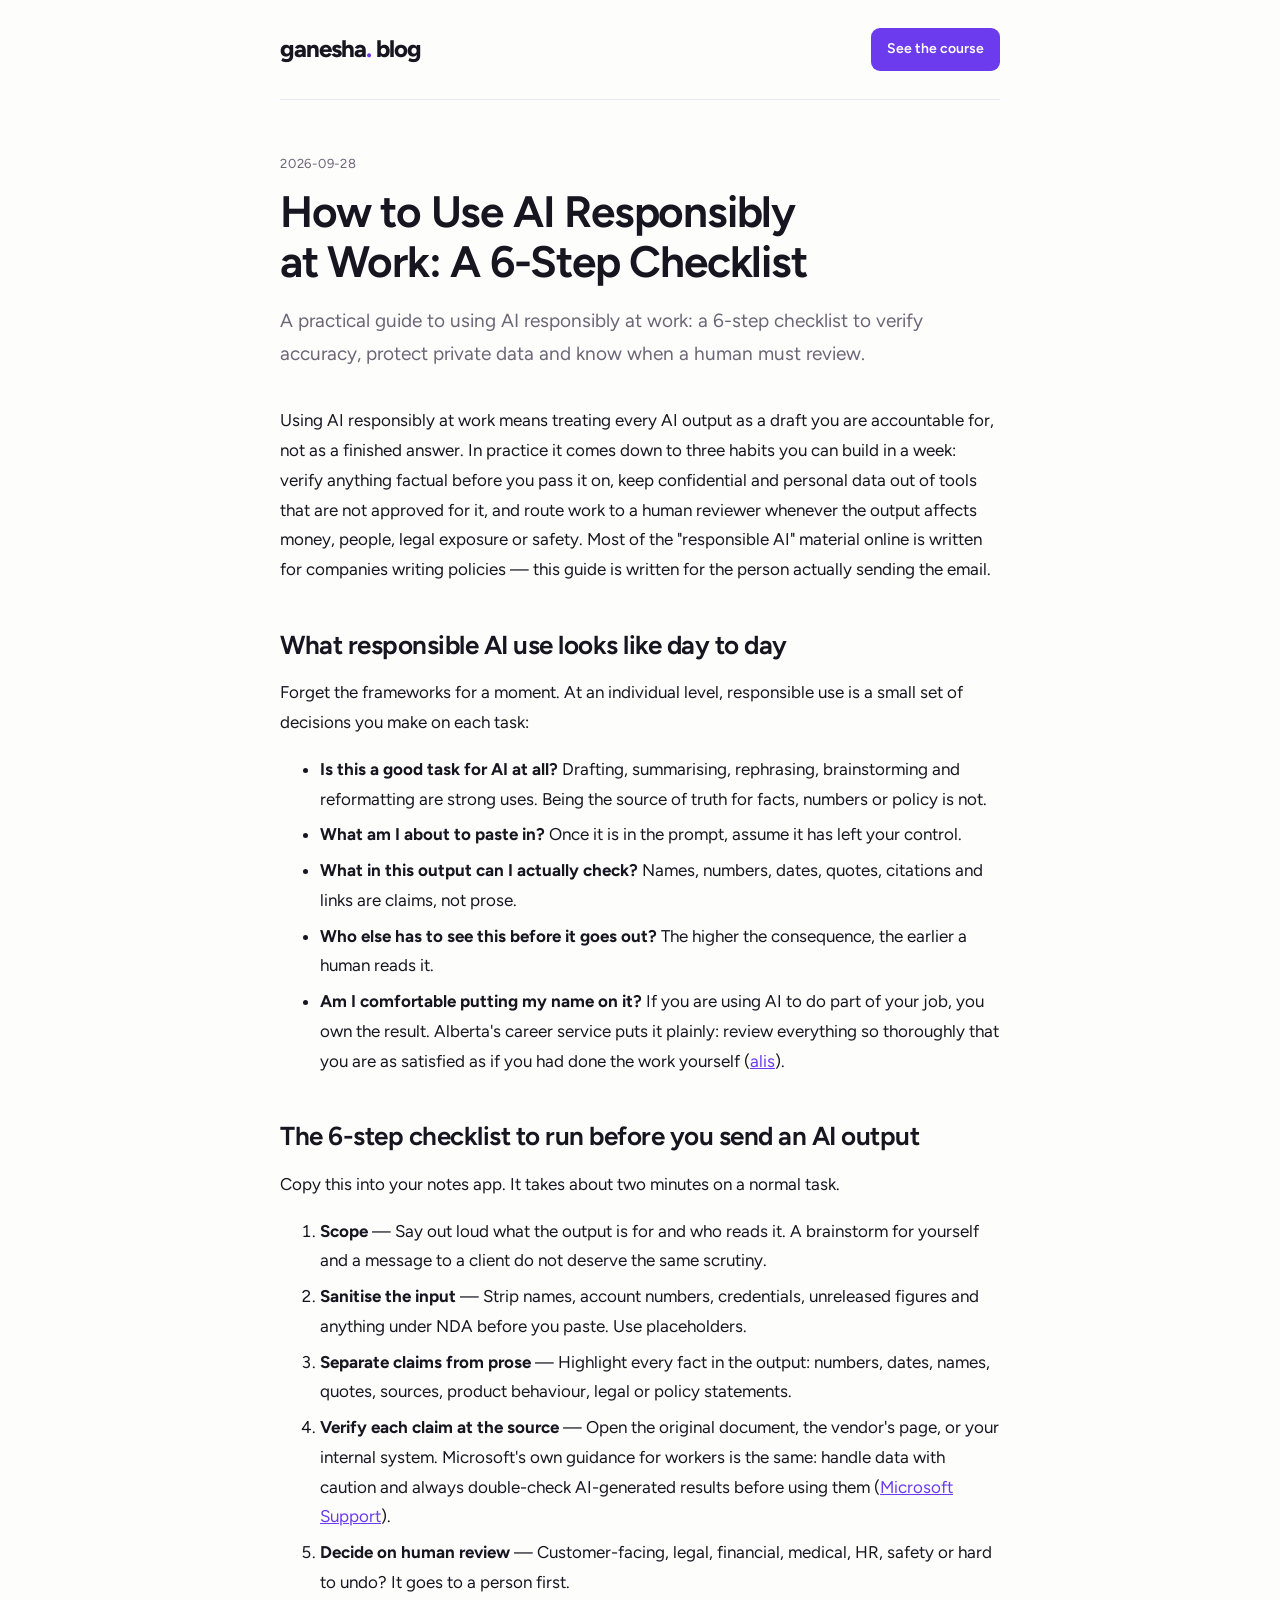
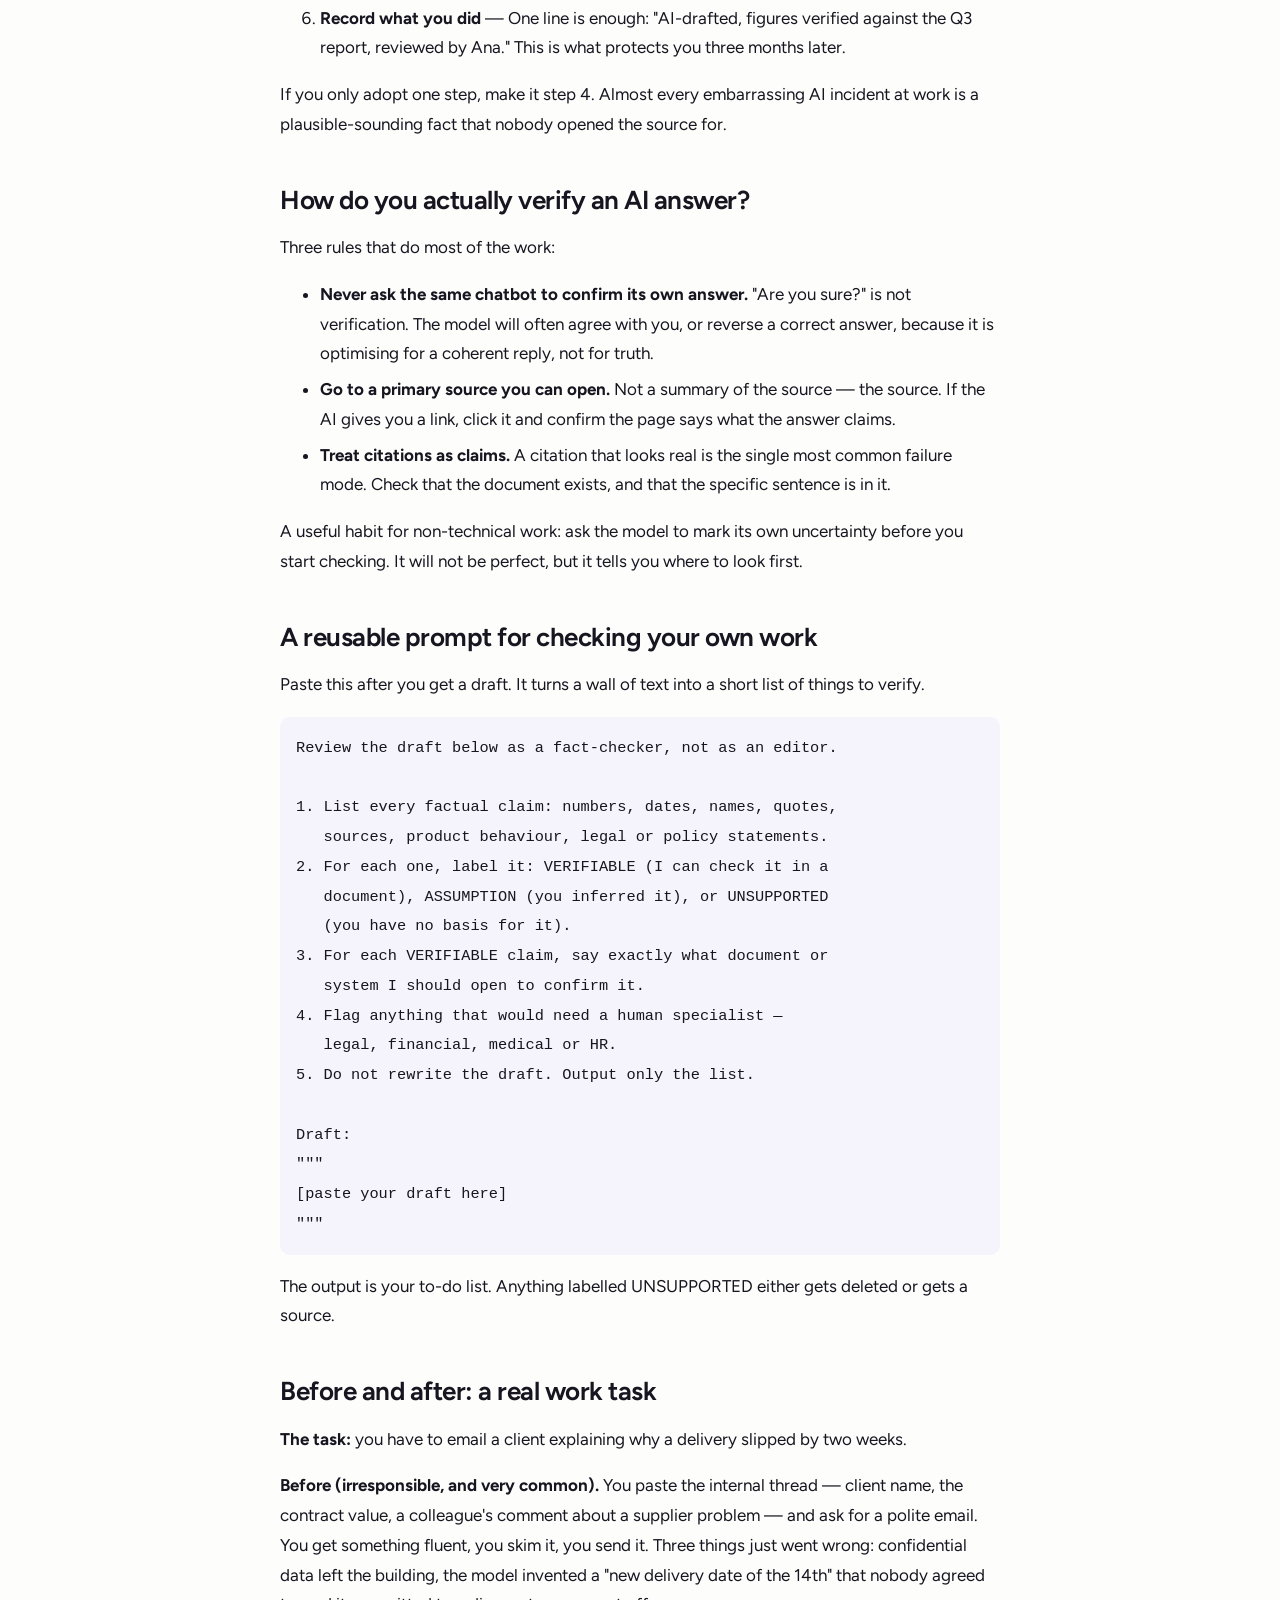
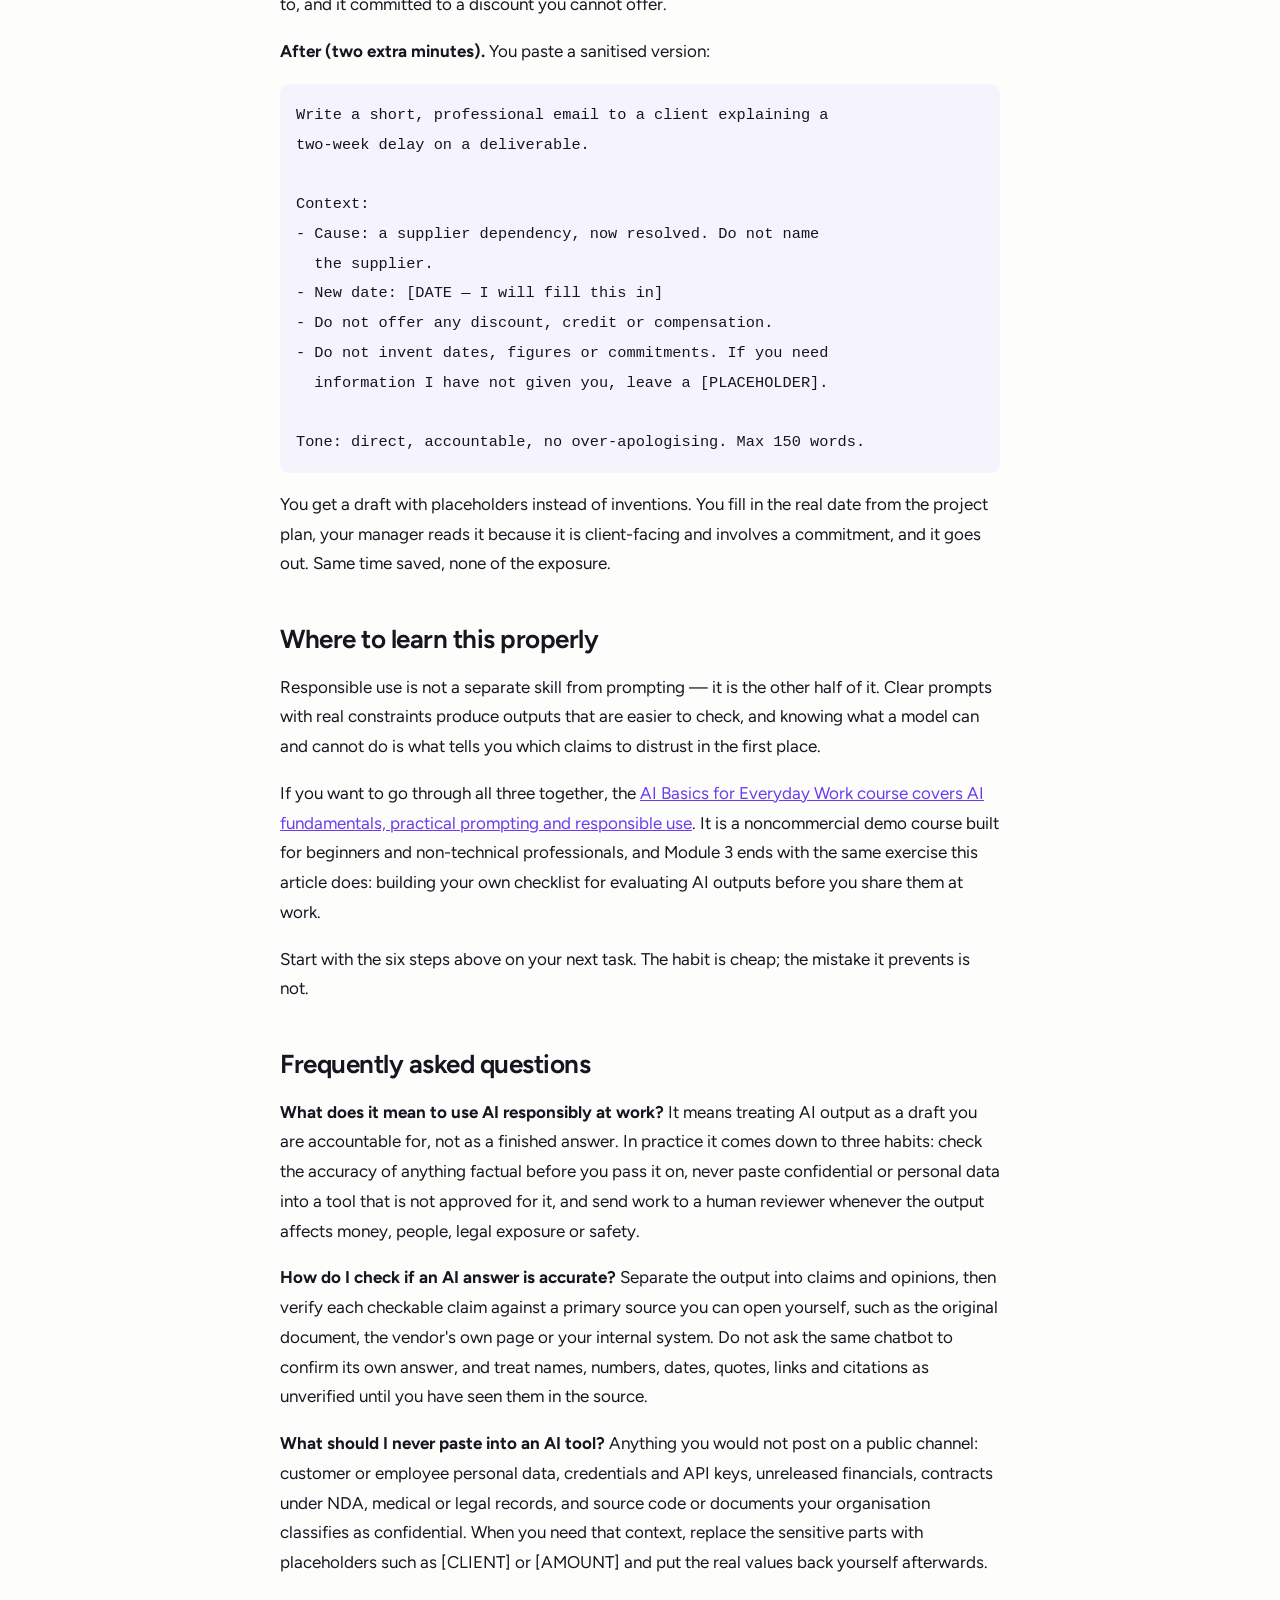
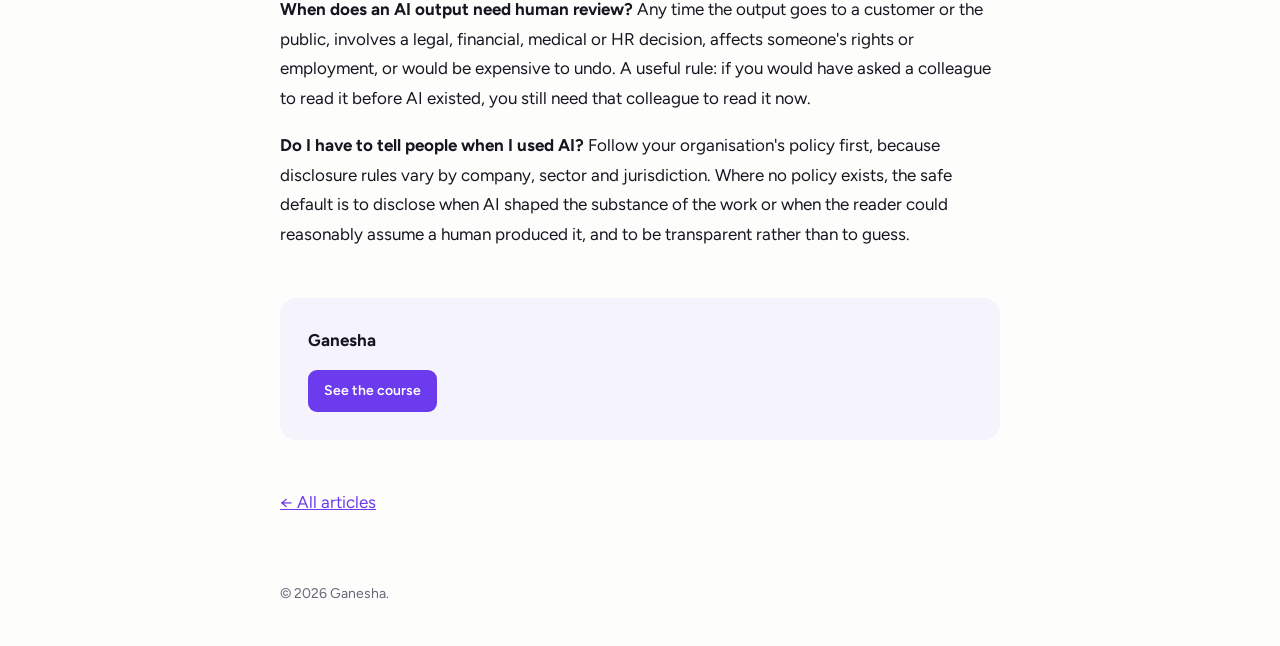
<file: how-to-use-ai-responsibly-at-work/index.html>
<!doctype html>
<html lang="en"><head><meta charset="utf-8"><meta name="viewport" content="width=device-width, initial-scale=1">
<title>How to Use AI Responsibly at Work: A 6-Step Checklist | Ganesha</title><meta name="description" content="A practical guide to using AI responsibly at work: a 6-step checklist to verify accuracy, protect private data and know when a human must review.">
<link rel="canonical" href="https://kallasgabriel.github.io/ganesha-blog/how-to-use-ai-responsibly-at-work/">
<meta property="og:type" content="article"><meta property="og:title" content="How to Use AI Responsibly at Work: A 6-Step Checklist | Ganesha">
<meta property="og:description" content="A practical guide to using AI responsibly at work: a 6-step checklist to verify accuracy, protect private data and know when a human must review."><meta property="og:url" content="https://kallasgabriel.github.io/ganesha-blog/how-to-use-ai-responsibly-at-work/">
<meta name="twitter:card" content="summary">
<link rel="preconnect" href="https://fonts.googleapis.com"><link rel="preconnect" href="https://fonts.gstatic.com" crossorigin>
<link rel="stylesheet" href="https://fonts.googleapis.com/css2?family=Figtree:wght@400;600;650;750&display=swap">
<link rel="stylesheet" href="https://kallasgabriel.github.io/ganesha-blog/style.css"><script type="application/ld+json">{"@context": "https://schema.org", "@type": "BlogPosting", "headline": "How to Use AI Responsibly at Work: A 6-Step Checklist", "description": "A practical guide to using AI responsibly at work: a 6-step checklist to verify accuracy, protect private data and know when a human must review.", "datePublished": "2026-09-28", "inLanguage": "en", "author": {"@type": "Organization", "name": "Ganesha"}, "mainEntityOfPage": "https://kallasgabriel.github.io/ganesha-blog/how-to-use-ai-responsibly-at-work/", "keywords": "use ai responsibly at work, responsible ai checklist, verify ai output accuracy, ai privacy at work, ai for non-technical professionals, when to review ai output"}</script><script type="application/ld+json">{"@context": "https://schema.org", "@type": "FAQPage", "mainEntity": [{"@type": "Question", "name": "What does it mean to use AI responsibly at work?", "acceptedAnswer": {"@type": "Answer", "text": "It means treating AI output as a draft you are accountable for, not as a finished answer. In practice it comes down to three habits: check the accuracy of anything factual before you pass it on, never paste confidential or personal data into a tool that is not approved for it, and send work to a human reviewer whenever the output affects money, people, legal exposure or safety."}}, {"@type": "Question", "name": "How do I check if an AI answer is accurate?", "acceptedAnswer": {"@type": "Answer", "text": "Separate the output into claims and opinions, then verify each checkable claim against a primary source you can open yourself, such as the original document, the vendor's own page or your internal system. Do not ask the same chatbot to confirm its own answer, and treat names, numbers, dates, quotes, links and citations as unverified until you have seen them in the source."}}, {"@type": "Question", "name": "What should I never paste into an AI tool?", "acceptedAnswer": {"@type": "Answer", "text": "Anything you would not post on a public channel: customer or employee personal data, credentials and API keys, unreleased financials, contracts under NDA, medical or legal records, and source code or documents your organisation classifies as confidential. When you need that context, replace the sensitive parts with placeholders such as [CLIENT] or [AMOUNT] and put the real values back yourself afterwards."}}, {"@type": "Question", "name": "When does an AI output need human review?", "acceptedAnswer": {"@type": "Answer", "text": "Any time the output goes to a customer or the public, involves a legal, financial, medical or HR decision, affects someone's rights or employment, or would be expensive to undo. A useful rule: if you would have asked a colleague to read it before AI existed, you still need that colleague to read it now."}}, {"@type": "Question", "name": "Do I have to tell people when I used AI?", "acceptedAnswer": {"@type": "Answer", "text": "Follow your organisation's policy first, because disclosure rules vary by company, sector and jurisdiction. Where no policy exists, the safe default is to disclose when AI shaped the substance of the work or when the reader could reasonably assume a human produced it, and to be transparent rather than to guess."}}]}</script>
</head><body><div class="wrap">
<header class="site"><a class="brand" href="https://kallasgabriel.github.io/ganesha-blog/">ganesha<span>.</span> blog</a>
<a class="cta" href="https://ganesha-devops.vercel.app/courses/course-fef607a922d4e2c33f19c94f?utm_source=blog&amp;utm_medium=organic&amp;utm_campaign=header">See the course</a></header>
<main><article>
<span class="meta">2026-09-28</span><h1>How to Use AI Responsibly at Work: A 6-Step Checklist</h1><p class="lead">A practical guide to using AI responsibly at work: a 6-step checklist to verify accuracy, protect private data and know when a human must review.</p>
<p>Using AI responsibly at work means treating every AI output as a draft you are accountable for, not as a finished answer. In practice it comes down to three habits you can build in a week: verify anything factual before you pass it on, keep confidential and personal data out of tools that are not approved for it, and route work to a human reviewer whenever the output affects money, people, legal exposure or safety. Most of the "responsible AI" material online is written for companies writing policies — this guide is written for the person actually sending the email.</p>
<h2>What responsible AI use looks like day to day</h2>
<p>Forget the frameworks for a moment. At an individual level, responsible use is a small set of decisions you make on each task:</p>
<ul>
<li><strong>Is this a good task for AI at all?</strong> Drafting, summarising, rephrasing, brainstorming and reformatting are strong uses. Being the source of truth for facts, numbers or policy is not.</li>
<li><strong>What am I about to paste in?</strong> Once it is in the prompt, assume it has left your control.</li>
<li><strong>What in this output can I actually check?</strong> Names, numbers, dates, quotes, citations and links are claims, not prose.</li>
<li><strong>Who else has to see this before it goes out?</strong> The higher the consequence, the earlier a human reads it.</li>
<li><strong>Am I comfortable putting my name on it?</strong> If you are using AI to do part of your job, you own the result. Alberta's career service puts it plainly: review everything so thoroughly that you are as satisfied as if you had done the work yourself (<a href="https://alis.alberta.ca/plan-your-career/workplace-trends/artificial-intelligence-ai/how-to-use-ai-safely-and-responsibly-at-work/">alis</a>).</li>
</ul>
<h2>The 6-step checklist to run before you send an AI output</h2>
<p>Copy this into your notes app. It takes about two minutes on a normal task.</p>
<ol>
<li><strong>Scope</strong> — Say out loud what the output is for and who reads it. A brainstorm for yourself and a message to a client do not deserve the same scrutiny.</li>
<li><strong>Sanitise the input</strong> — Strip names, account numbers, credentials, unreleased figures and anything under NDA before you paste. Use placeholders.</li>
<li><strong>Separate claims from prose</strong> — Highlight every fact in the output: numbers, dates, names, quotes, sources, product behaviour, legal or policy statements.</li>
<li><strong>Verify each claim at the source</strong> — Open the original document, the vendor's page, or your internal system. Microsoft's own guidance for workers is the same: handle data with caution and always double-check AI-generated results before using them (<a href="https://support.microsoft.com/en-us/topic/safety-tips-for-using-ai-at-work-60f6ed72-930b-4830-a055-c3ba81a622ef">Microsoft Support</a>).</li>
<li><strong>Decide on human review</strong> — Customer-facing, legal, financial, medical, HR, safety or hard to undo? It goes to a person first.</li>
<li><strong>Record what you did</strong> — One line is enough: "AI-drafted, figures verified against the Q3 report, reviewed by Ana." This is what protects you three months later.</li>
</ol>
<p>If you only adopt one step, make it step 4. Almost every embarrassing AI incident at work is a plausible-sounding fact that nobody opened the source for.</p>
<h2>How do you actually verify an AI answer?</h2>
<p>Three rules that do most of the work:</p>
<ul>
<li><strong>Never ask the same chatbot to confirm its own answer.</strong> "Are you sure?" is not verification. The model will often agree with you, or reverse a correct answer, because it is optimising for a coherent reply, not for truth.</li>
<li><strong>Go to a primary source you can open.</strong> Not a summary of the source — the source. If the AI gives you a link, click it and confirm the page says what the answer claims.</li>
<li><strong>Treat citations as claims.</strong> A citation that looks real is the single most common failure mode. Check that the document exists, and that the specific sentence is in it.</li>
</ul>
<p>A useful habit for non-technical work: ask the model to mark its own uncertainty before you start checking. It will not be perfect, but it tells you where to look first.</p>
<h2>A reusable prompt for checking your own work</h2>
<p>Paste this after you get a draft. It turns a wall of text into a short list of things to verify.</p>
<pre><code>Review the draft below as a fact-checker, not as an editor.

1. List every factual claim: numbers, dates, names, quotes,
   sources, product behaviour, legal or policy statements.
2. For each one, label it: VERIFIABLE (I can check it in a
   document), ASSUMPTION (you inferred it), or UNSUPPORTED
   (you have no basis for it).
3. For each VERIFIABLE claim, say exactly what document or
   system I should open to confirm it.
4. Flag anything that would need a human specialist —
   legal, financial, medical or HR.
5. Do not rewrite the draft. Output only the list.

Draft:
&quot;&quot;&quot;
[paste your draft here]
&quot;&quot;&quot;
</code></pre>
<p>The output is your to-do list. Anything labelled UNSUPPORTED either gets deleted or gets a source.</p>
<h2>Before and after: a real work task</h2>
<p><strong>The task:</strong> you have to email a client explaining why a delivery slipped by two weeks.</p>
<p><strong>Before (irresponsible, and very common).</strong> You paste the internal thread — client name, the contract value, a colleague's comment about a supplier problem — and ask for a polite email. You get something fluent, you skim it, you send it. Three things just went wrong: confidential data left the building, the model invented a "new delivery date of the 14th" that nobody agreed to, and it committed to a discount you cannot offer.</p>
<p><strong>After (two extra minutes).</strong> You paste a sanitised version:</p>
<pre><code>Write a short, professional email to a client explaining a
two-week delay on a deliverable.

Context:
- Cause: a supplier dependency, now resolved. Do not name
  the supplier.
- New date: [DATE — I will fill this in]
- Do not offer any discount, credit or compensation.
- Do not invent dates, figures or commitments. If you need
  information I have not given you, leave a [PLACEHOLDER].

Tone: direct, accountable, no over-apologising. Max 150 words.
</code></pre>
<p>You get a draft with placeholders instead of inventions. You fill in the real date from the project plan, your manager reads it because it is client-facing and involves a commitment, and it goes out. Same time saved, none of the exposure.</p>
<h2>Where to learn this properly</h2>
<p>Responsible use is not a separate skill from prompting — it is the other half of it. Clear prompts with real constraints produce outputs that are easier to check, and knowing what a model can and cannot do is what tells you which claims to distrust in the first place.</p>
<p>If you want to go through all three together, the <a href="https://ganesha-devops.vercel.app/courses/course-7e0d08ef76670b2fffbf2458?utm_source=blog&amp;utm_medium=organic&amp;utm_campaign=how-to-use-ai-responsibly-at-work">AI Basics for Everyday Work course covers AI fundamentals, practical prompting and responsible use</a>. It is a noncommercial demo course built for beginners and non-technical professionals, and Module 3 ends with the same exercise this article does: building your own checklist for evaluating AI outputs before you share them at work.</p>
<p>Start with the six steps above on your next task. The habit is cheap; the mistake it prevents is not.</p>
<h2>Frequently asked questions</h2>
<p><strong>What does it mean to use AI responsibly at work?</strong>
It means treating AI output as a draft you are accountable for, not as a finished answer. In practice it comes down to three habits: check the accuracy of anything factual before you pass it on, never paste confidential or personal data into a tool that is not approved for it, and send work to a human reviewer whenever the output affects money, people, legal exposure or safety.</p>
<p><strong>How do I check if an AI answer is accurate?</strong>
Separate the output into claims and opinions, then verify each checkable claim against a primary source you can open yourself, such as the original document, the vendor's own page or your internal system. Do not ask the same chatbot to confirm its own answer, and treat names, numbers, dates, quotes, links and citations as unverified until you have seen them in the source.</p>
<p><strong>What should I never paste into an AI tool?</strong>
Anything you would not post on a public channel: customer or employee personal data, credentials and API keys, unreleased financials, contracts under NDA, medical or legal records, and source code or documents your organisation classifies as confidential. When you need that context, replace the sensitive parts with placeholders such as [CLIENT] or [AMOUNT] and put the real values back yourself afterwards.</p>
<p><strong>When does an AI output need human review?</strong>
Any time the output goes to a customer or the public, involves a legal, financial, medical or HR decision, affects someone's rights or employment, or would be expensive to undo. A useful rule: if you would have asked a colleague to read it before AI existed, you still need that colleague to read it now.</p>
<p><strong>Do I have to tell people when I used AI?</strong>
Follow your organisation's policy first, because disclosure rules vary by company, sector and jurisdiction. Where no policy exists, the safe default is to disclose when AI shaped the substance of the work or when the reader could reasonably assume a human produced it, and to be transparent rather than to guess.</p>
</article>
<div class="box"><p><strong>Ganesha</strong></p>
<a class="cta" href="https://ganesha-devops.vercel.app/courses/course-fef607a922d4e2c33f19c94f?utm_source=blog&amp;utm_medium=organic&amp;utm_campaign=how-to-use-ai-responsibly-at-work">See the course</a></div>
<p><a href="https://kallasgabriel.github.io/ganesha-blog/">← All articles</a></p></main>
<footer>© 2026 Ganesha.</footer>
</div></body></html>
</file>
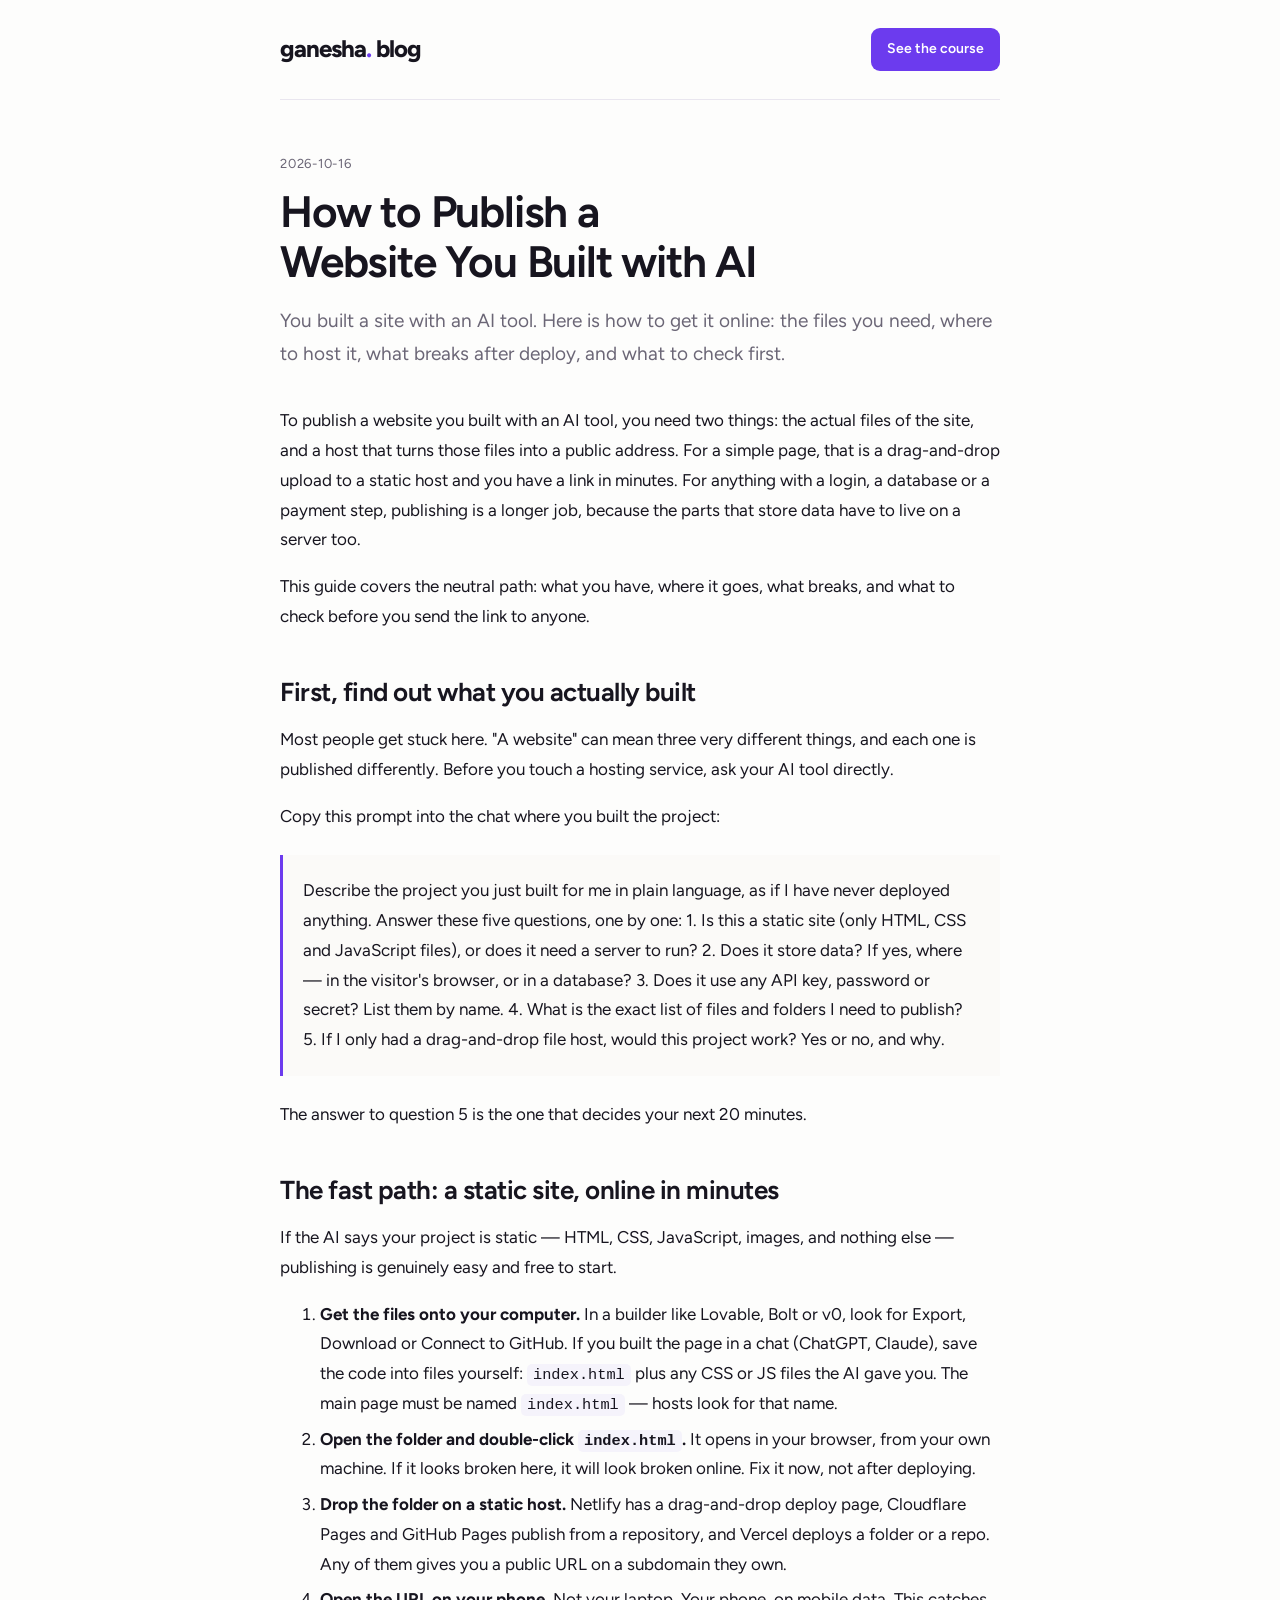
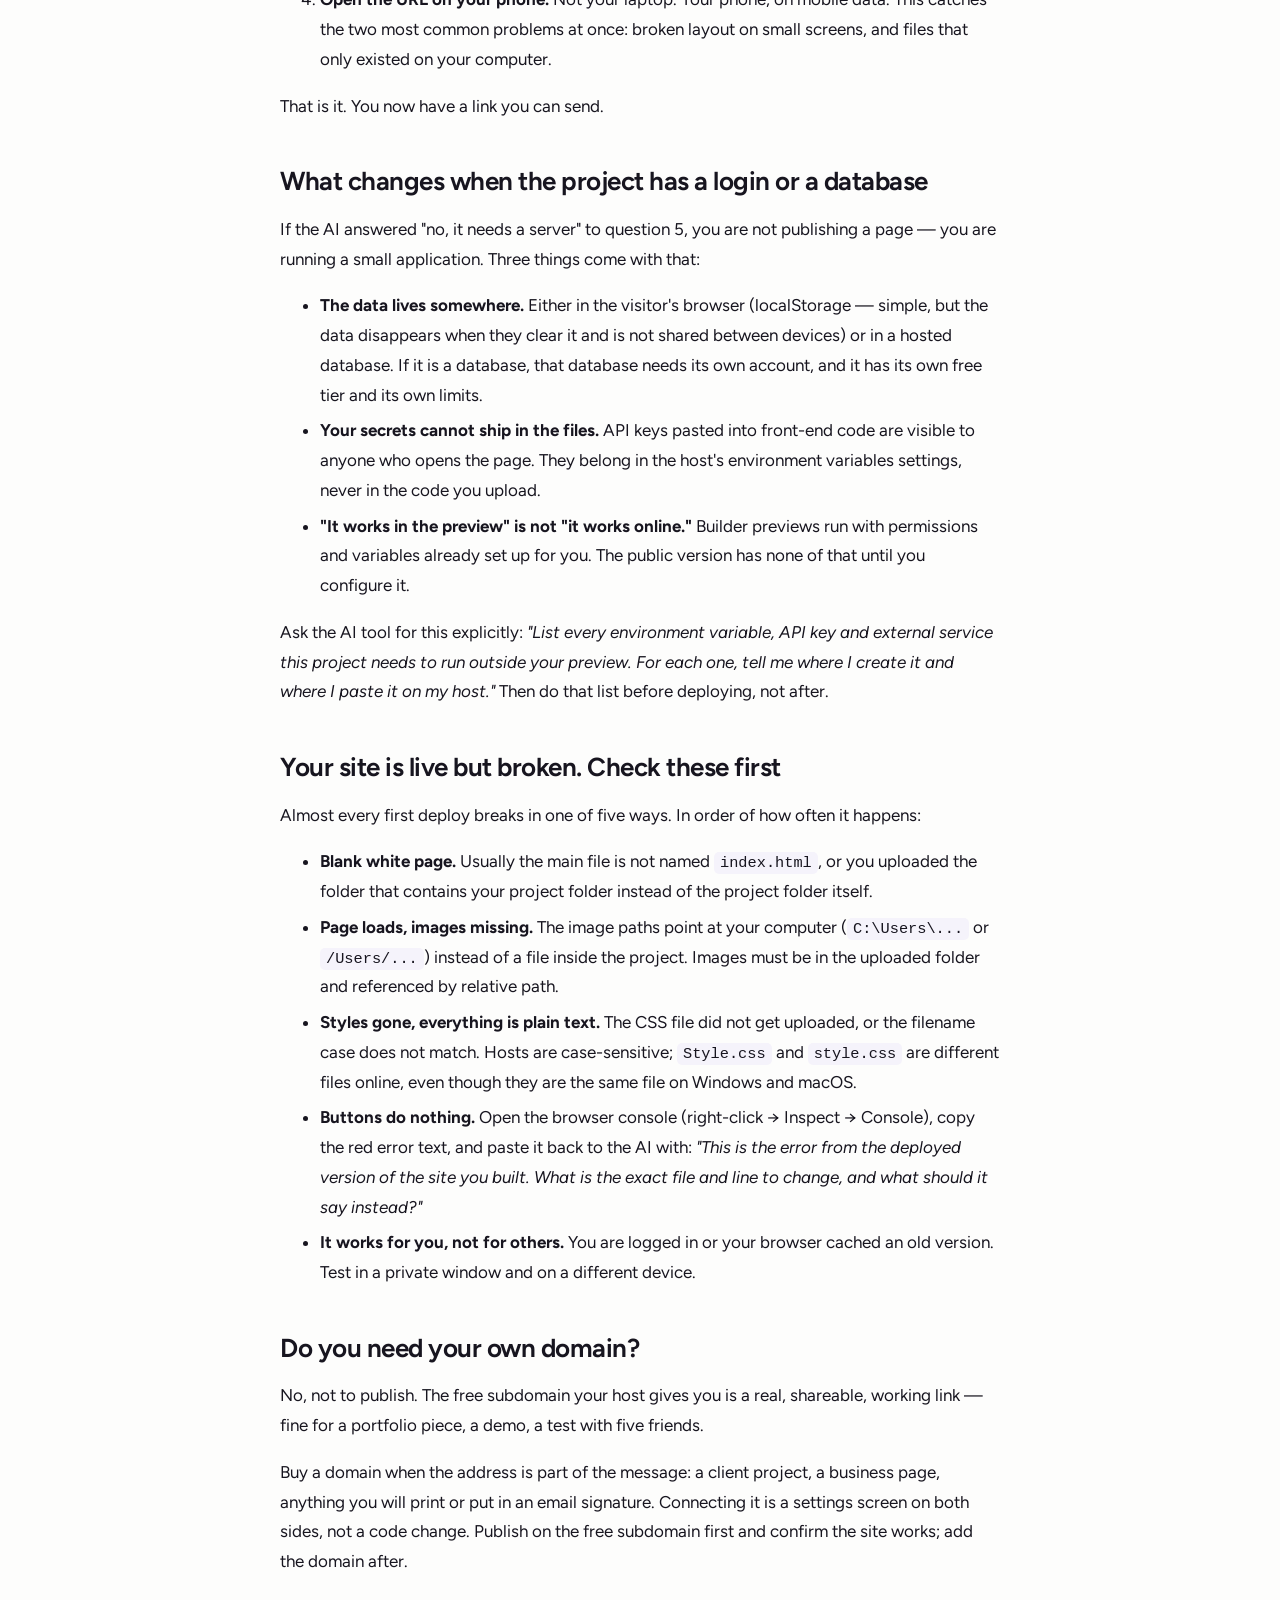
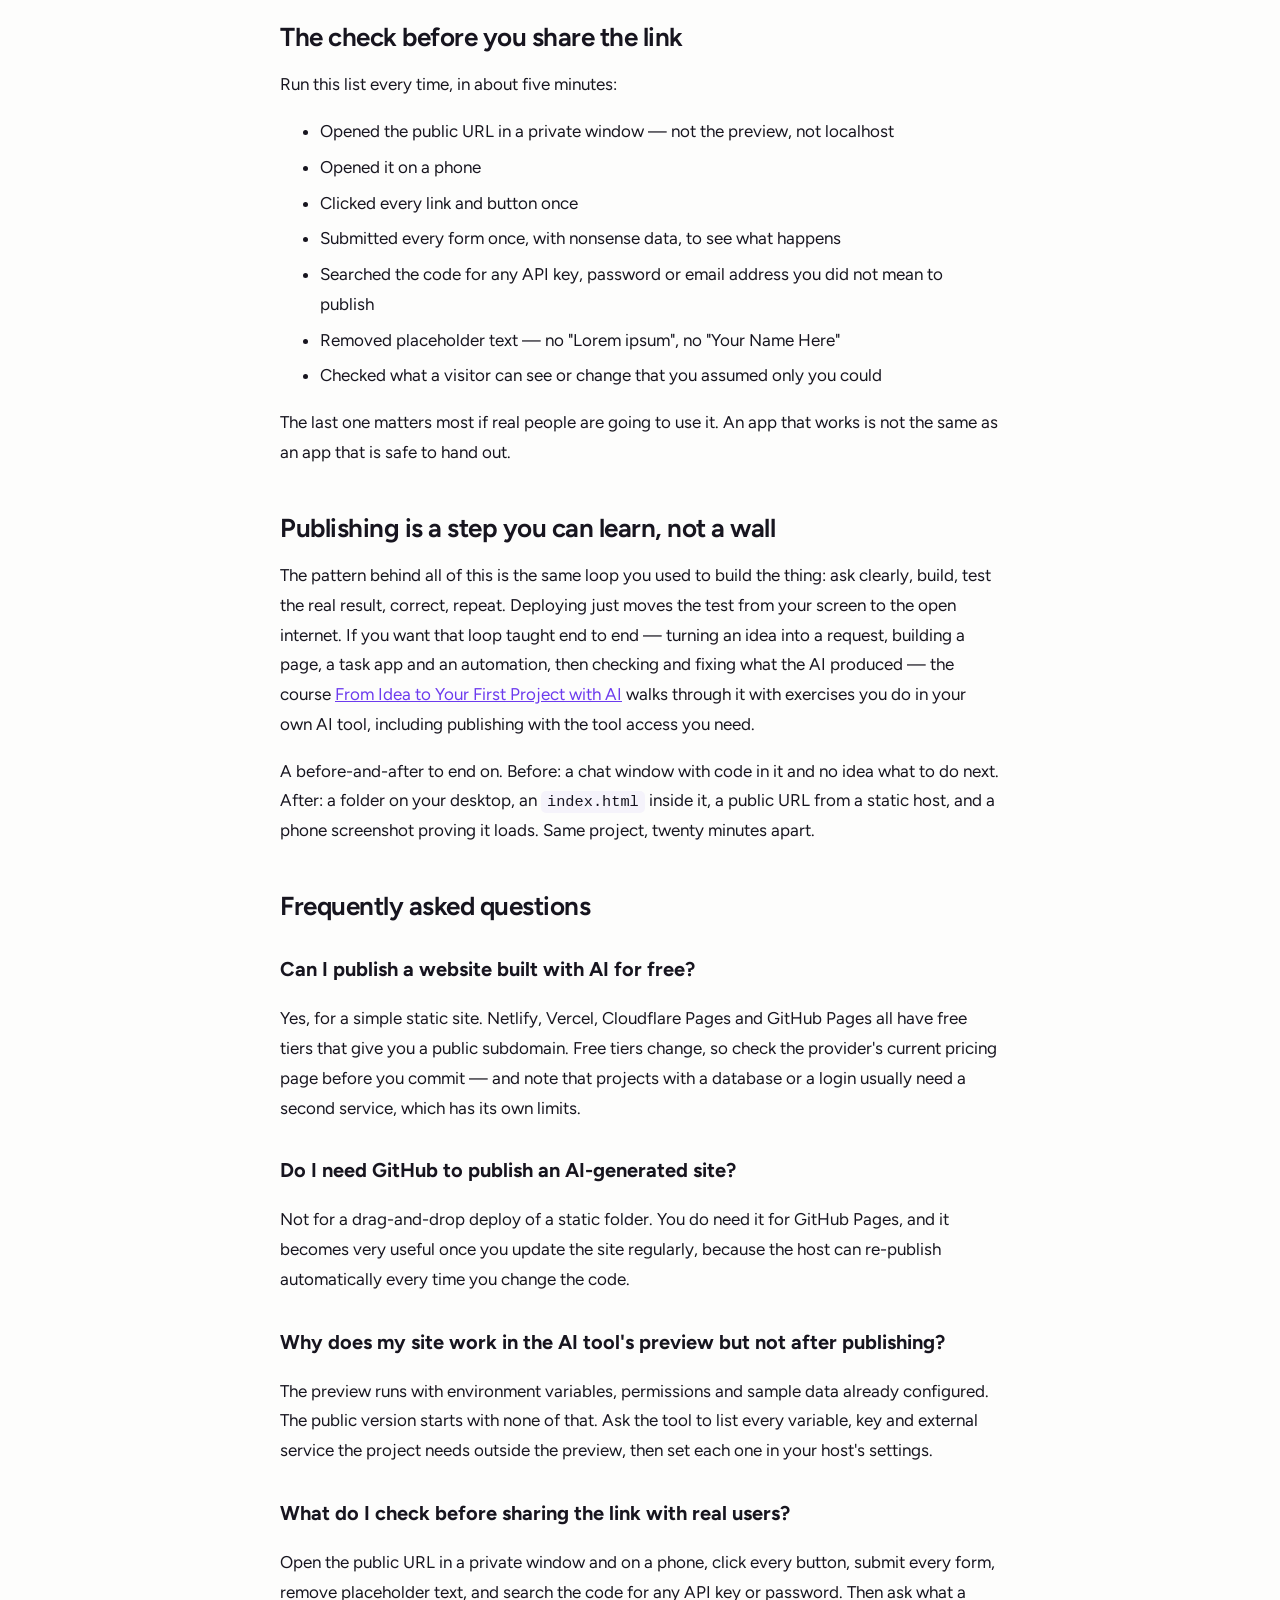
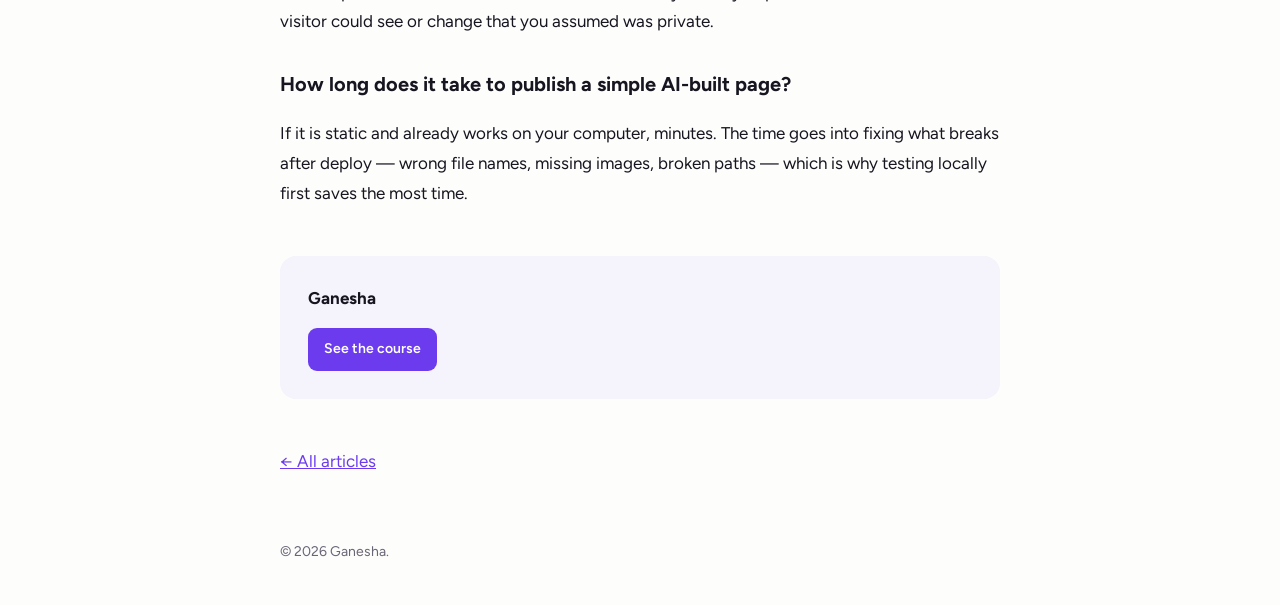
<file: publish-website-built-with-ai/index.html>
<!doctype html>
<html lang="en"><head><meta charset="utf-8"><meta name="viewport" content="width=device-width, initial-scale=1">
<title>How to Publish a Website You Built with AI | Ganesha</title><meta name="description" content="You built a site with an AI tool. Here is how to get it online: the files you need, where to host it, what breaks after deploy, and what to check first.">
<link rel="canonical" href="https://kallasgabriel.github.io/ganesha-blog/publish-website-built-with-ai/">
<meta property="og:type" content="article"><meta property="og:title" content="How to Publish a Website You Built with AI | Ganesha">
<meta property="og:description" content="You built a site with an AI tool. Here is how to get it online: the files you need, where to host it, what breaks after deploy, and what to check first."><meta property="og:url" content="https://kallasgabriel.github.io/ganesha-blog/publish-website-built-with-ai/">
<meta name="twitter:card" content="summary">
<link rel="preconnect" href="https://fonts.googleapis.com"><link rel="preconnect" href="https://fonts.gstatic.com" crossorigin>
<link rel="stylesheet" href="https://fonts.googleapis.com/css2?family=Figtree:wght@400;600;650;750&display=swap">
<link rel="stylesheet" href="https://kallasgabriel.github.io/ganesha-blog/style.css"><script type="application/ld+json">{"@context": "https://schema.org", "@type": "BlogPosting", "headline": "How to Publish a Website You Built with AI", "description": "You built a site with an AI tool. Here is how to get it online: the files you need, where to host it, what breaks after deploy, and what to check first.", "datePublished": "2026-10-16", "inLanguage": "en", "author": {"@type": "Organization", "name": "Ganesha"}, "mainEntityOfPage": "https://kallasgabriel.github.io/ganesha-blog/publish-website-built-with-ai/", "keywords": "publish website built with ai, deploy ai generated website, how to put ai website online, host website without coding, ai website no coding, share ai app with users"}</script><script type="application/ld+json">{"@context": "https://schema.org", "@type": "FAQPage", "mainEntity": [{"@type": "Question", "name": "Can I publish a website built with AI for free?", "acceptedAnswer": {"@type": "Answer", "text": "Yes, for a simple static site. Netlify, Vercel, Cloudflare Pages and GitHub Pages all have free tiers that give you a public subdomain. Free tiers change, so check the provider's current pricing page before you commit — and note that projects with a database or a login usually need a second service, which has its own limits."}}, {"@type": "Question", "name": "Do I need GitHub to publish an AI-generated site?", "acceptedAnswer": {"@type": "Answer", "text": "Not for a drag-and-drop deploy of a static folder. You do need it for GitHub Pages, and it becomes very useful once you update the site regularly, because the host can re-publish automatically every time you change the code."}}, {"@type": "Question", "name": "Why does my site work in the AI tool's preview but not after publishing?", "acceptedAnswer": {"@type": "Answer", "text": "The preview runs with environment variables, permissions and sample data already configured. The public version starts with none of that. Ask the tool to list every variable, key and external service the project needs outside the preview, then set each one in your host's settings."}}, {"@type": "Question", "name": "What do I check before sharing the link with real users?", "acceptedAnswer": {"@type": "Answer", "text": "Open the public URL in a private window and on a phone, click every button, submit every form, remove placeholder text, and search the code for any API key or password. Then ask what a visitor could see or change that you assumed was private."}}, {"@type": "Question", "name": "How long does it take to publish a simple AI-built page?", "acceptedAnswer": {"@type": "Answer", "text": "If it is static and already works on your computer, minutes. The time goes into fixing what breaks after deploy — wrong file names, missing images, broken paths — which is why testing locally first saves the most time."}}]}</script>
</head><body><div class="wrap">
<header class="site"><a class="brand" href="https://kallasgabriel.github.io/ganesha-blog/">ganesha<span>.</span> blog</a>
<a class="cta" href="https://ganesha-devops.vercel.app/courses/course-fef607a922d4e2c33f19c94f?utm_source=blog&amp;utm_medium=organic&amp;utm_campaign=header">See the course</a></header>
<main><article>
<span class="meta">2026-10-16</span><h1>How to Publish a Website You Built with AI</h1><p class="lead">You built a site with an AI tool. Here is how to get it online: the files you need, where to host it, what breaks after deploy, and what to check first.</p>
<p>To publish a website you built with an AI tool, you need two things: the actual files of the site, and a host that turns those files into a public address. For a simple page, that is a drag-and-drop upload to a static host and you have a link in minutes. For anything with a login, a database or a payment step, publishing is a longer job, because the parts that store data have to live on a server too.</p>
<p>This guide covers the neutral path: what you have, where it goes, what breaks, and what to check before you send the link to anyone.</p>
<h2>First, find out what you actually built</h2>
<p>Most people get stuck here. "A website" can mean three very different things, and each one is published differently. Before you touch a hosting service, ask your AI tool directly.</p>
<p>Copy this prompt into the chat where you built the project:</p>
<blockquote>
<p>Describe the project you just built for me in plain language, as if I have never deployed anything. Answer these five questions, one by one:
1. Is this a static site (only HTML, CSS and JavaScript files), or does it need a server to run?
2. Does it store data? If yes, where — in the visitor's browser, or in a database?
3. Does it use any API key, password or secret? List them by name.
4. What is the exact list of files and folders I need to publish?
5. If I only had a drag-and-drop file host, would this project work? Yes or no, and why.</p>
</blockquote>
<p>The answer to question 5 is the one that decides your next 20 minutes.</p>
<h2>The fast path: a static site, online in minutes</h2>
<p>If the AI says your project is static — HTML, CSS, JavaScript, images, and nothing else — publishing is genuinely easy and free to start.</p>
<ol>
<li><strong>Get the files onto your computer.</strong> In a builder like Lovable, Bolt or v0, look for Export, Download or Connect to GitHub. If you built the page in a chat (ChatGPT, Claude), save the code into files yourself: <code>index.html</code> plus any CSS or JS files the AI gave you. The main page must be named <code>index.html</code> — hosts look for that name.</li>
<li><strong>Open the folder and double-click <code>index.html</code>.</strong> It opens in your browser, from your own machine. If it looks broken here, it will look broken online. Fix it now, not after deploying.</li>
<li><strong>Drop the folder on a static host.</strong> Netlify has a drag-and-drop deploy page, Cloudflare Pages and GitHub Pages publish from a repository, and Vercel deploys a folder or a repo. Any of them gives you a public URL on a subdomain they own.</li>
<li><strong>Open the URL on your phone.</strong> Not your laptop. Your phone, on mobile data. This catches the two most common problems at once: broken layout on small screens, and files that only existed on your computer.</li>
</ol>
<p>That is it. You now have a link you can send.</p>
<h2>What changes when the project has a login or a database</h2>
<p>If the AI answered "no, it needs a server" to question 5, you are not publishing a page — you are running a small application. Three things come with that:</p>
<ul>
<li><strong>The data lives somewhere.</strong> Either in the visitor's browser (localStorage — simple, but the data disappears when they clear it and is not shared between devices) or in a hosted database. If it is a database, that database needs its own account, and it has its own free tier and its own limits.</li>
<li><strong>Your secrets cannot ship in the files.</strong> API keys pasted into front-end code are visible to anyone who opens the page. They belong in the host's environment variables settings, never in the code you upload.</li>
<li><strong>"It works in the preview" is not "it works online."</strong> Builder previews run with permissions and variables already set up for you. The public version has none of that until you configure it.</li>
</ul>
<p>Ask the AI tool for this explicitly: <em>"List every environment variable, API key and external service this project needs to run outside your preview. For each one, tell me where I create it and where I paste it on my host."</em> Then do that list before deploying, not after.</p>
<h2>Your site is live but broken. Check these first</h2>
<p>Almost every first deploy breaks in one of five ways. In order of how often it happens:</p>
<ul>
<li><strong>Blank white page.</strong> Usually the main file is not named <code>index.html</code>, or you uploaded the folder that contains your project folder instead of the project folder itself.</li>
<li><strong>Page loads, images missing.</strong> The image paths point at your computer (<code>C:\Users\...</code> or <code>/Users/...</code>) instead of a file inside the project. Images must be in the uploaded folder and referenced by relative path.</li>
<li><strong>Styles gone, everything is plain text.</strong> The CSS file did not get uploaded, or the filename case does not match. Hosts are case-sensitive; <code>Style.css</code> and <code>style.css</code> are different files online, even though they are the same file on Windows and macOS.</li>
<li><strong>Buttons do nothing.</strong> Open the browser console (right-click → Inspect → Console), copy the red error text, and paste it back to the AI with: <em>"This is the error from the deployed version of the site you built. What is the exact file and line to change, and what should it say instead?"</em></li>
<li><strong>It works for you, not for others.</strong> You are logged in or your browser cached an old version. Test in a private window and on a different device.</li>
</ul>
<h2>Do you need your own domain?</h2>
<p>No, not to publish. The free subdomain your host gives you is a real, shareable, working link — fine for a portfolio piece, a demo, a test with five friends.</p>
<p>Buy a domain when the address is part of the message: a client project, a business page, anything you will print or put in an email signature. Connecting it is a settings screen on both sides, not a code change. Publish on the free subdomain first and confirm the site works; add the domain after.</p>
<h2>The check before you share the link</h2>
<p>Run this list every time, in about five minutes:</p>
<ul>
<li>Opened the public URL in a private window — not the preview, not localhost</li>
<li>Opened it on a phone</li>
<li>Clicked every link and button once</li>
<li>Submitted every form once, with nonsense data, to see what happens</li>
<li>Searched the code for any API key, password or email address you did not mean to publish</li>
<li>Removed placeholder text — no "Lorem ipsum", no "Your Name Here"</li>
<li>Checked what a visitor can see or change that you assumed only you could</li>
</ul>
<p>The last one matters most if real people are going to use it. An app that works is not the same as an app that is safe to hand out.</p>
<h2>Publishing is a step you can learn, not a wall</h2>
<p>The pattern behind all of this is the same loop you used to build the thing: ask clearly, build, test the real result, correct, repeat. Deploying just moves the test from your screen to the open internet. If you want that loop taught end to end — turning an idea into a request, building a page, a task app and an automation, then checking and fixing what the AI produced — the course <a href="https://ganesha-devops.vercel.app/courses/course-fef607a922d4e2c33f19c94f?utm_source=blog&amp;utm_medium=organic&amp;utm_campaign=publish-website-built-with-ai">From Idea to Your First Project with AI</a> walks through it with exercises you do in your own AI tool, including publishing with the tool access you need.</p>
<p>A before-and-after to end on. Before: a chat window with code in it and no idea what to do next. After: a folder on your desktop, an <code>index.html</code> inside it, a public URL from a static host, and a phone screenshot proving it loads. Same project, twenty minutes apart.</p>
<h2>Frequently asked questions</h2>
<h3>Can I publish a website built with AI for free?</h3>
<p>Yes, for a simple static site. Netlify, Vercel, Cloudflare Pages and GitHub Pages all have free tiers that give you a public subdomain. Free tiers change, so check the provider's current pricing page before you commit — and note that projects with a database or a login usually need a second service, which has its own limits.</p>
<h3>Do I need GitHub to publish an AI-generated site?</h3>
<p>Not for a drag-and-drop deploy of a static folder. You do need it for GitHub Pages, and it becomes very useful once you update the site regularly, because the host can re-publish automatically every time you change the code.</p>
<h3>Why does my site work in the AI tool's preview but not after publishing?</h3>
<p>The preview runs with environment variables, permissions and sample data already configured. The public version starts with none of that. Ask the tool to list every variable, key and external service the project needs outside the preview, then set each one in your host's settings.</p>
<h3>What do I check before sharing the link with real users?</h3>
<p>Open the public URL in a private window and on a phone, click every button, submit every form, remove placeholder text, and search the code for any API key or password. Then ask what a visitor could see or change that you assumed was private.</p>
<h3>How long does it take to publish a simple AI-built page?</h3>
<p>If it is static and already works on your computer, minutes. The time goes into fixing what breaks after deploy — wrong file names, missing images, broken paths — which is why testing locally first saves the most time.</p>
</article>
<div class="box"><p><strong>Ganesha</strong></p>
<a class="cta" href="https://ganesha-devops.vercel.app/courses/course-fef607a922d4e2c33f19c94f?utm_source=blog&amp;utm_medium=organic&amp;utm_campaign=publish-website-built-with-ai">See the course</a></div>
<p><a href="https://kallasgabriel.github.io/ganesha-blog/">← All articles</a></p></main>
<footer>© 2026 Ganesha.</footer>
</div></body></html>
</file>
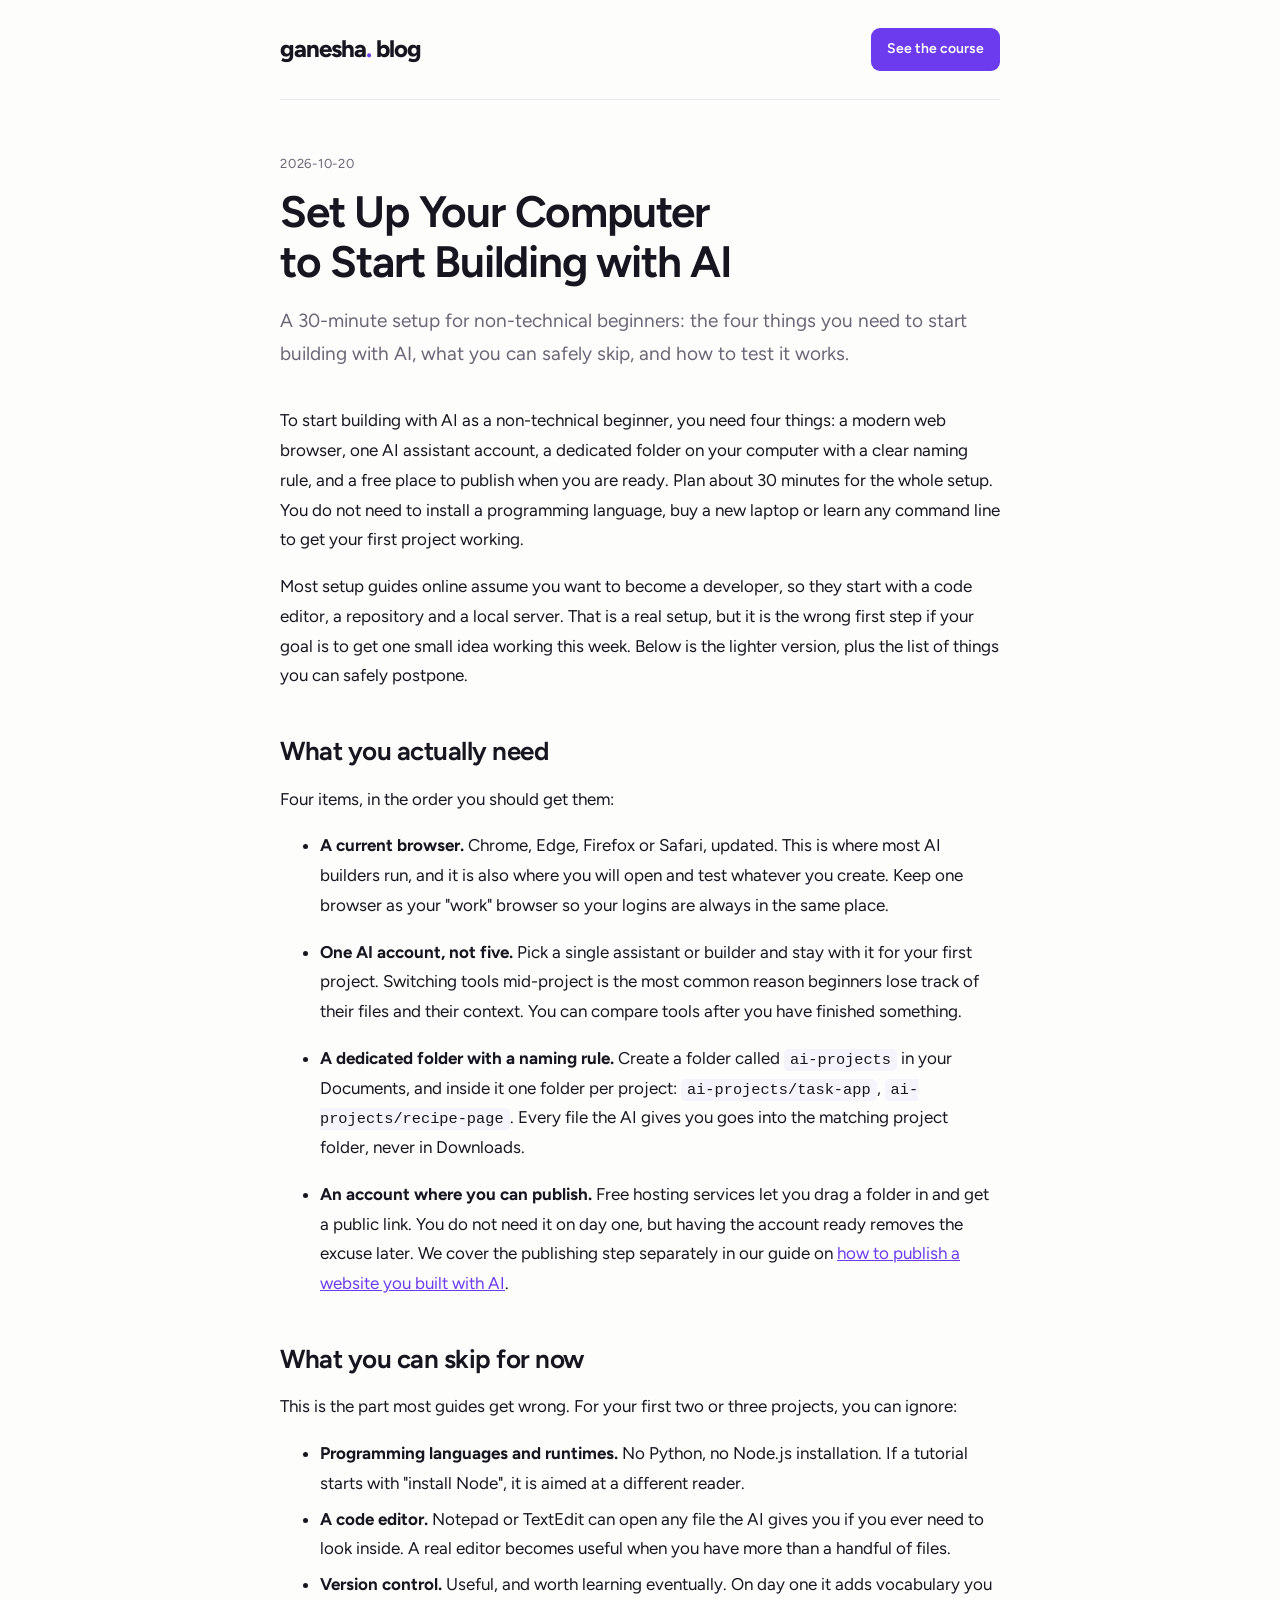
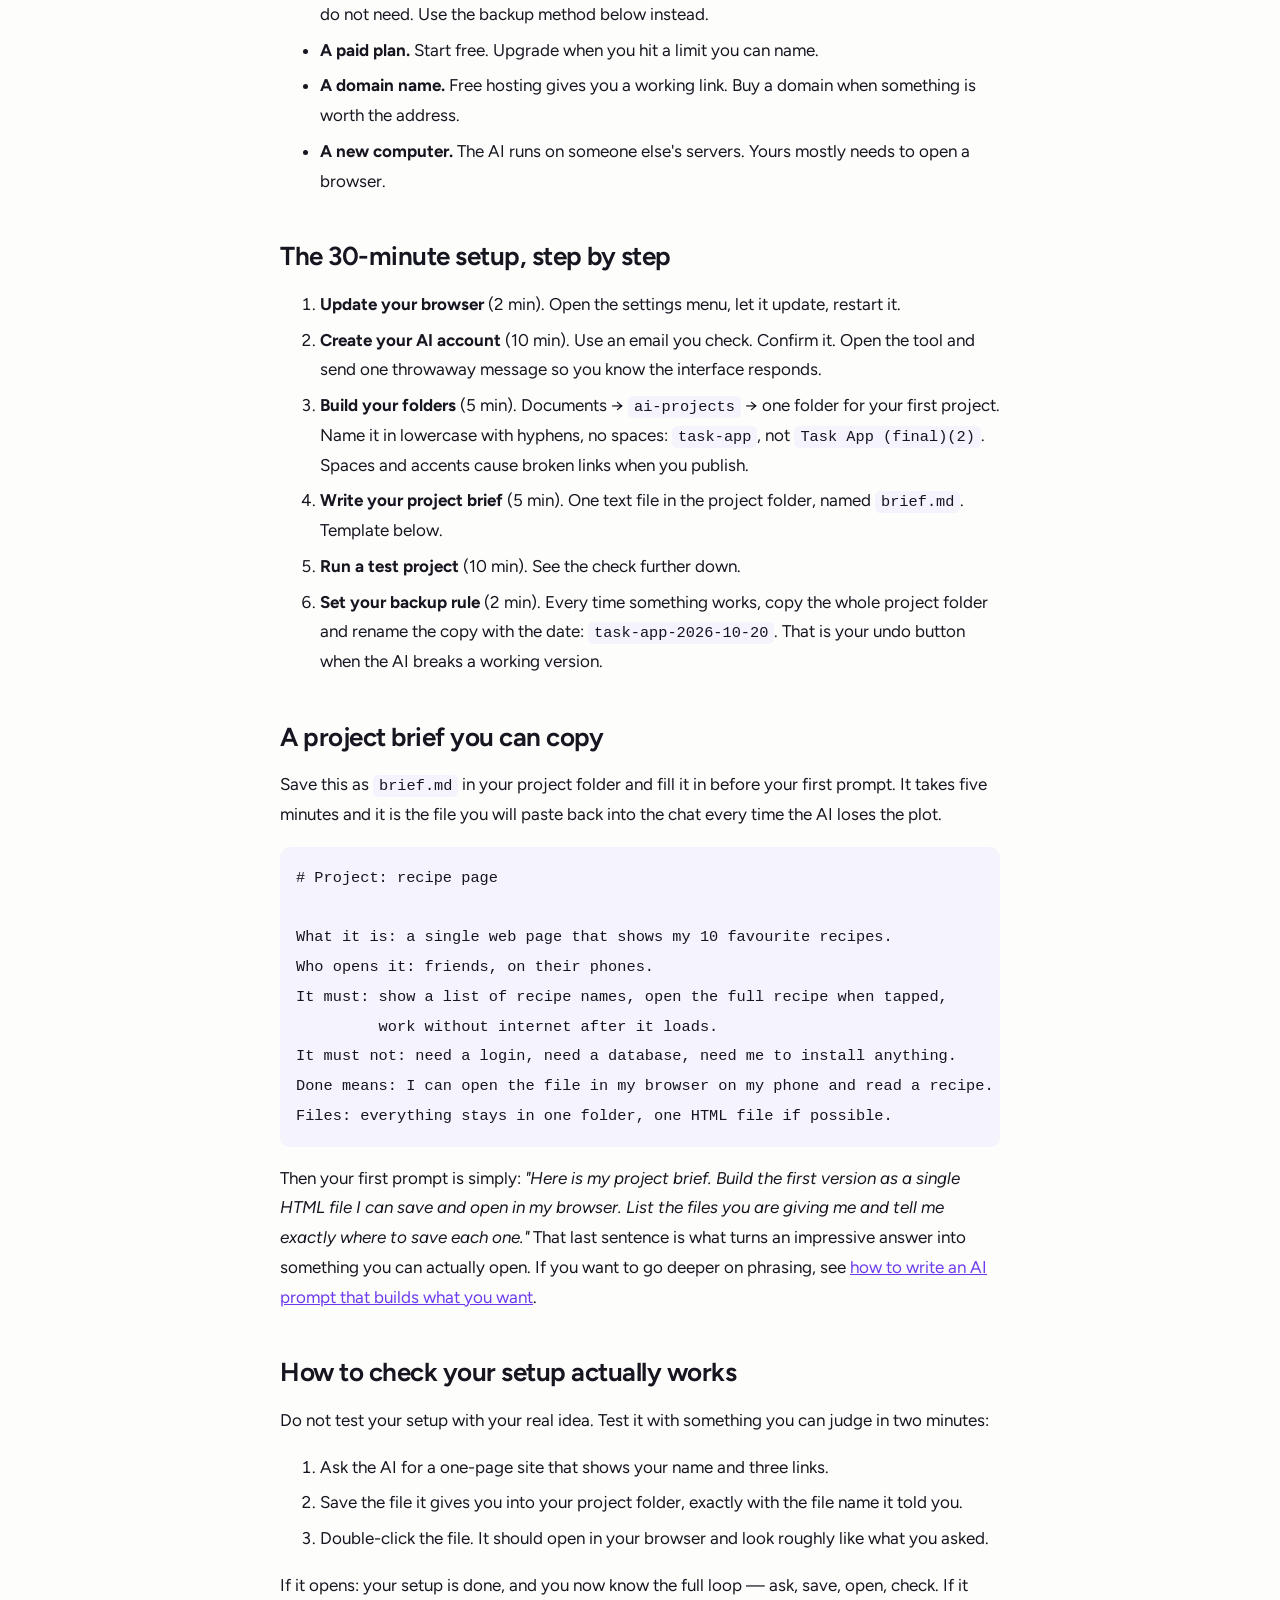
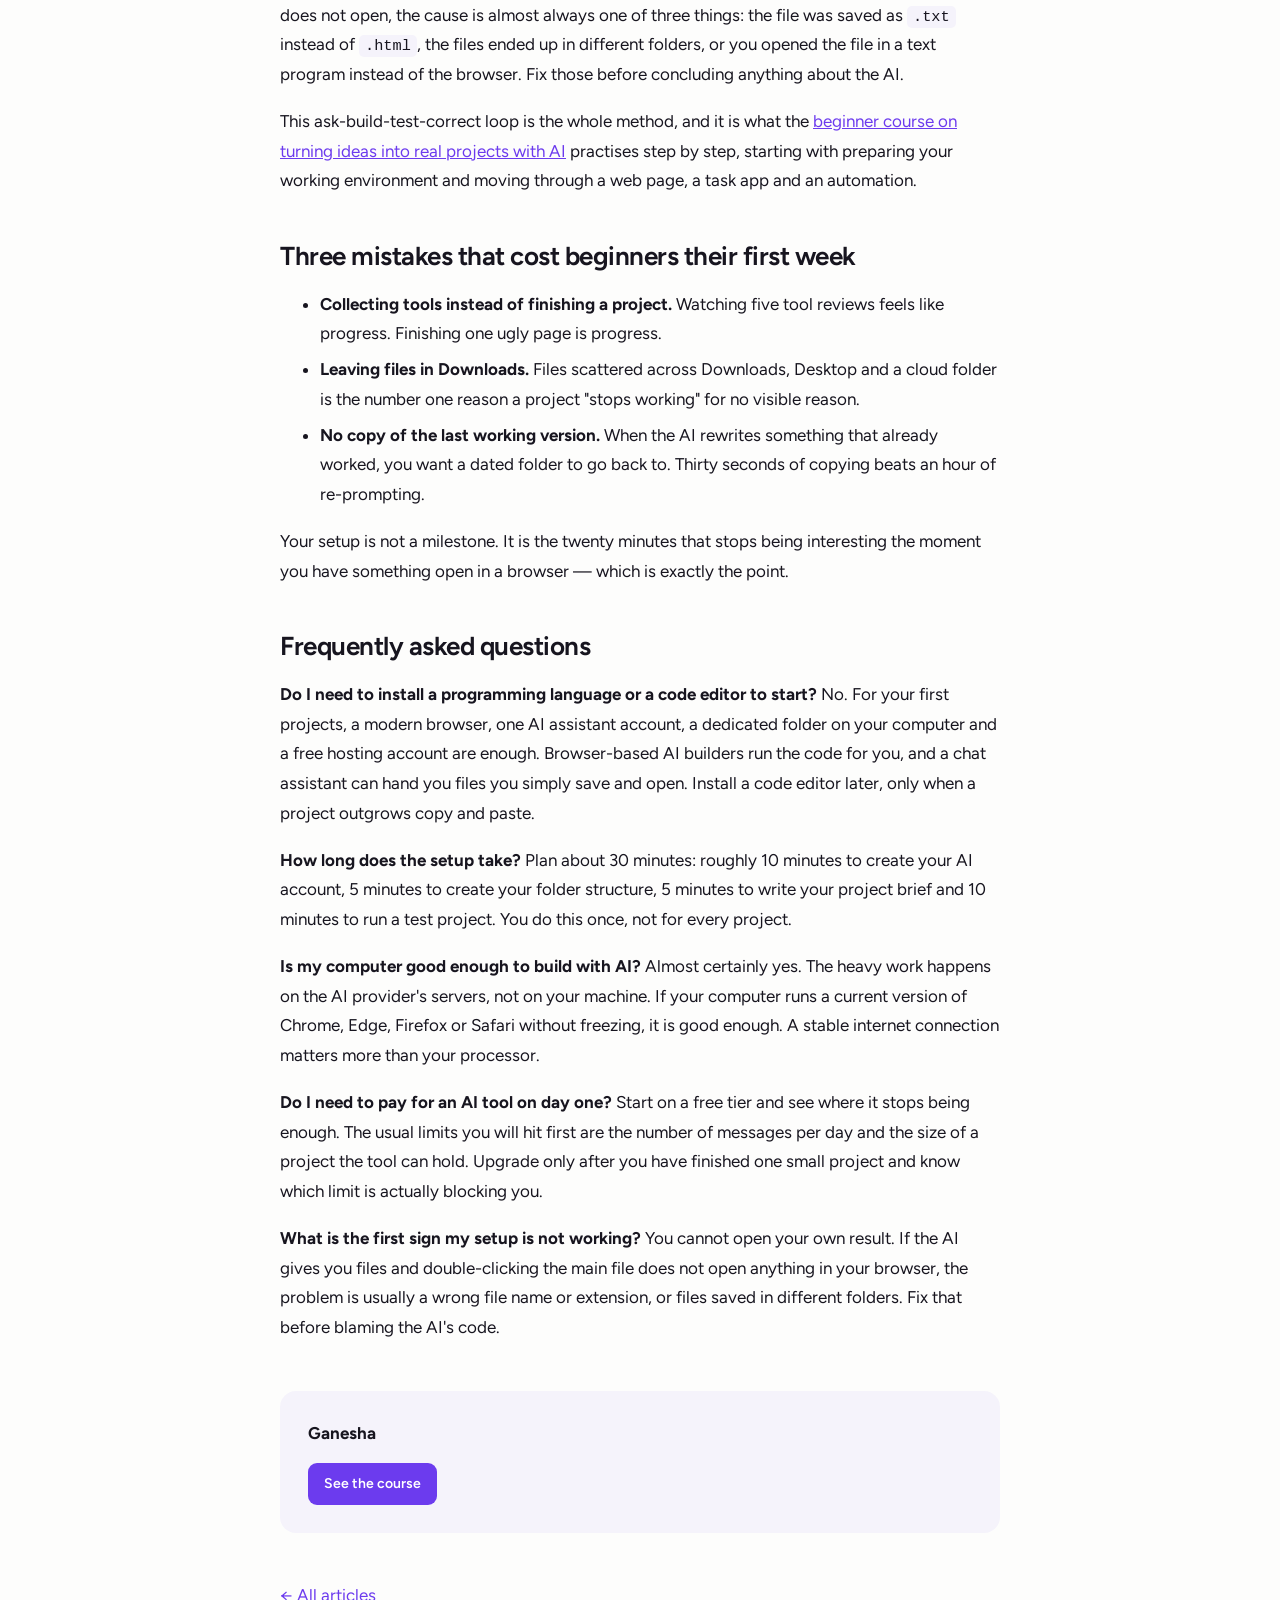
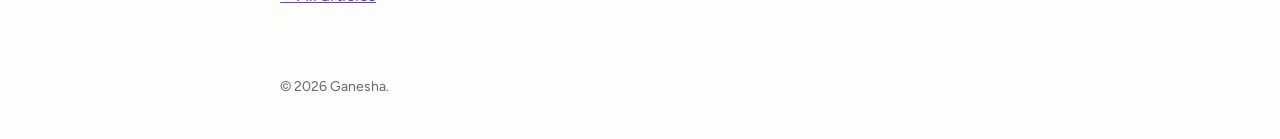
<file: set-up-computer-to-build-with-ai/index.html>
<!doctype html>
<html lang="en"><head><meta charset="utf-8"><meta name="viewport" content="width=device-width, initial-scale=1">
<title>Set Up Your Computer to Start Building with AI | Ganesha</title><meta name="description" content="A 30-minute setup for non-technical beginners: the four things you need to start building with AI, what you can safely skip, and how to test it works.">
<link rel="canonical" href="https://kallasgabriel.github.io/ganesha-blog/set-up-computer-to-build-with-ai/">
<meta property="og:type" content="article"><meta property="og:title" content="Set Up Your Computer to Start Building with AI | Ganesha">
<meta property="og:description" content="A 30-minute setup for non-technical beginners: the four things you need to start building with AI, what you can safely skip, and how to test it works."><meta property="og:url" content="https://kallasgabriel.github.io/ganesha-blog/set-up-computer-to-build-with-ai/">
<meta name="twitter:card" content="summary">
<link rel="preconnect" href="https://fonts.googleapis.com"><link rel="preconnect" href="https://fonts.gstatic.com" crossorigin>
<link rel="stylesheet" href="https://fonts.googleapis.com/css2?family=Figtree:wght@400;600;650;750&display=swap">
<link rel="stylesheet" href="https://kallasgabriel.github.io/ganesha-blog/style.css"><script type="application/ld+json">{"@context": "https://schema.org", "@type": "BlogPosting", "headline": "Set Up Your Computer to Start Building with AI", "description": "A 30-minute setup for non-technical beginners: the four things you need to start building with AI, what you can safely skip, and how to test it works.", "datePublished": "2026-10-20", "inLanguage": "en", "author": {"@type": "Organization", "name": "Ganesha"}, "mainEntityOfPage": "https://kallasgabriel.github.io/ganesha-blog/set-up-computer-to-build-with-ai/", "keywords": "set up computer to build with ai, ai coding setup for beginners, what do i need to start building with ai, no coding ai project setup, prepare working environment ai, first ai project"}</script><script type="application/ld+json">{"@context": "https://schema.org", "@type": "FAQPage", "mainEntity": [{"@type": "Question", "name": "Do I need to install a programming language or a code editor to start?", "acceptedAnswer": {"@type": "Answer", "text": "No. For your first projects, a modern browser, one AI assistant account, a dedicated folder on your computer and a free hosting account are enough. Browser-based AI builders run the code for you, and a chat assistant can hand you files you simply save and open. Install a code editor later, only when a project outgrows copy and paste."}}, {"@type": "Question", "name": "How long does the setup take?", "acceptedAnswer": {"@type": "Answer", "text": "Plan about 30 minutes: roughly 10 minutes to create your AI account, 5 minutes to create your folder structure, 5 minutes to write your project brief and 10 minutes to run a test project. You do this once, not for every project."}}, {"@type": "Question", "name": "Is my computer good enough to build with AI?", "acceptedAnswer": {"@type": "Answer", "text": "Almost certainly yes. The heavy work happens on the AI provider's servers, not on your machine. If your computer runs a current version of Chrome, Edge, Firefox or Safari without freezing, it is good enough. A stable internet connection matters more than your processor."}}, {"@type": "Question", "name": "Do I need to pay for an AI tool on day one?", "acceptedAnswer": {"@type": "Answer", "text": "Start on a free tier and see where it stops being enough. The usual limits you will hit first are the number of messages per day and the size of a project the tool can hold. Upgrade only after you have finished one small project and know which limit is actually blocking you."}}, {"@type": "Question", "name": "What is the first sign my setup is not working?", "acceptedAnswer": {"@type": "Answer", "text": "You cannot open your own result. If the AI gives you files and double-clicking the main file does not open anything in your browser, the problem is usually a wrong file name or extension, or files saved in different folders. Fix that before blaming the AI's code."}}]}</script>
</head><body><div class="wrap">
<header class="site"><a class="brand" href="https://kallasgabriel.github.io/ganesha-blog/">ganesha<span>.</span> blog</a>
<a class="cta" href="https://ganesha-devops.vercel.app/courses/course-fef607a922d4e2c33f19c94f?utm_source=blog&amp;utm_medium=organic&amp;utm_campaign=header">See the course</a></header>
<main><article>
<span class="meta">2026-10-20</span><h1>Set Up Your Computer to Start Building with AI</h1><p class="lead">A 30-minute setup for non-technical beginners: the four things you need to start building with AI, what you can safely skip, and how to test it works.</p>
<p>To start building with AI as a non-technical beginner, you need four things: a modern web browser, one AI assistant account, a dedicated folder on your computer with a clear naming rule, and a free place to publish when you are ready. Plan about 30 minutes for the whole setup. You do not need to install a programming language, buy a new laptop or learn any command line to get your first project working.</p>
<p>Most setup guides online assume you want to become a developer, so they start with a code editor, a repository and a local server. That is a real setup, but it is the wrong first step if your goal is to get one small idea working this week. Below is the lighter version, plus the list of things you can safely postpone.</p>
<h2>What you actually need</h2>
<p>Four items, in the order you should get them:</p>
<ul>
<li>
<p><strong>A current browser.</strong> Chrome, Edge, Firefox or Safari, updated. This is where most AI builders run, and it is also where you will open and test whatever you create. Keep one browser as your "work" browser so your logins are always in the same place.</p>
</li>
<li>
<p><strong>One AI account, not five.</strong> Pick a single assistant or builder and stay with it for your first project. Switching tools mid-project is the most common reason beginners lose track of their files and their context. You can compare tools after you have finished something.</p>
</li>
<li>
<p><strong>A dedicated folder with a naming rule.</strong> Create a folder called <code>ai-projects</code> in your Documents, and inside it one folder per project: <code>ai-projects/task-app</code>, <code>ai-projects/recipe-page</code>. Every file the AI gives you goes into the matching project folder, never in Downloads.</p>
</li>
<li>
<p><strong>An account where you can publish.</strong> Free hosting services let you drag a folder in and get a public link. You do not need it on day one, but having the account ready removes the excuse later. We cover the publishing step separately in our guide on <a href="/blog/publish-website-built-with-ai">how to publish a website you built with AI</a>.</p>
</li>
</ul>
<h2>What you can skip for now</h2>
<p>This is the part most guides get wrong. For your first two or three projects, you can ignore:</p>
<ul>
<li><strong>Programming languages and runtimes.</strong> No Python, no Node.js installation. If a tutorial starts with "install Node", it is aimed at a different reader.</li>
<li><strong>A code editor.</strong> Notepad or TextEdit can open any file the AI gives you if you ever need to look inside. A real editor becomes useful when you have more than a handful of files.</li>
<li><strong>Version control.</strong> Useful, and worth learning eventually. On day one it adds vocabulary you do not need. Use the backup method below instead.</li>
<li><strong>A paid plan.</strong> Start free. Upgrade when you hit a limit you can name.</li>
<li><strong>A domain name.</strong> Free hosting gives you a working link. Buy a domain when something is worth the address.</li>
<li><strong>A new computer.</strong> The AI runs on someone else's servers. Yours mostly needs to open a browser.</li>
</ul>
<h2>The 30-minute setup, step by step</h2>
<ol>
<li><strong>Update your browser</strong> (2 min). Open the settings menu, let it update, restart it.</li>
<li><strong>Create your AI account</strong> (10 min). Use an email you check. Confirm it. Open the tool and send one throwaway message so you know the interface responds.</li>
<li><strong>Build your folders</strong> (5 min). Documents → <code>ai-projects</code> → one folder for your first project. Name it in lowercase with hyphens, no spaces: <code>task-app</code>, not <code>Task App (final)(2)</code>. Spaces and accents cause broken links when you publish.</li>
<li><strong>Write your project brief</strong> (5 min). One text file in the project folder, named <code>brief.md</code>. Template below.</li>
<li><strong>Run a test project</strong> (10 min). See the check further down.</li>
<li><strong>Set your backup rule</strong> (2 min). Every time something works, copy the whole project folder and rename the copy with the date: <code>task-app-2026-10-20</code>. That is your undo button when the AI breaks a working version.</li>
</ol>
<h2>A project brief you can copy</h2>
<p>Save this as <code>brief.md</code> in your project folder and fill it in before your first prompt. It takes five minutes and it is the file you will paste back into the chat every time the AI loses the plot.</p>
<pre><code># Project: recipe page

What it is: a single web page that shows my 10 favourite recipes.
Who opens it: friends, on their phones.
It must: show a list of recipe names, open the full recipe when tapped,
         work without internet after it loads.
It must not: need a login, need a database, need me to install anything.
Done means: I can open the file in my browser on my phone and read a recipe.
Files: everything stays in one folder, one HTML file if possible.
</code></pre>
<p>Then your first prompt is simply: <em>"Here is my project brief. Build the first version as a single HTML file I can save and open in my browser. List the files you are giving me and tell me exactly where to save each one."</em> That last sentence is what turns an impressive answer into something you can actually open. If you want to go deeper on phrasing, see <a href="/blog/write-ai-prompt-build-what-you-want">how to write an AI prompt that builds what you want</a>.</p>
<h2>How to check your setup actually works</h2>
<p>Do not test your setup with your real idea. Test it with something you can judge in two minutes:</p>
<ol>
<li>Ask the AI for a one-page site that shows your name and three links.</li>
<li>Save the file it gives you into your project folder, exactly with the file name it told you.</li>
<li>Double-click the file. It should open in your browser and look roughly like what you asked.</li>
</ol>
<p>If it opens: your setup is done, and you now know the full loop — ask, save, open, check. If it does not open, the cause is almost always one of three things: the file was saved as <code>.txt</code> instead of <code>.html</code>, the files ended up in different folders, or you opened the file in a text program instead of the browser. Fix those before concluding anything about the AI.</p>
<p>This ask-build-test-correct loop is the whole method, and it is what the <a href="https://ganesha-devops.vercel.app/courses/course-fef607a922d4e2c33f19c94f?utm_source=blog&amp;utm_medium=organic&amp;utm_campaign=set-up-computer-to-build-with-ai">beginner course on turning ideas into real projects with AI</a> practises step by step, starting with preparing your working environment and moving through a web page, a task app and an automation.</p>
<h2>Three mistakes that cost beginners their first week</h2>
<ul>
<li><strong>Collecting tools instead of finishing a project.</strong> Watching five tool reviews feels like progress. Finishing one ugly page is progress.</li>
<li><strong>Leaving files in Downloads.</strong> Files scattered across Downloads, Desktop and a cloud folder is the number one reason a project "stops working" for no visible reason.</li>
<li><strong>No copy of the last working version.</strong> When the AI rewrites something that already worked, you want a dated folder to go back to. Thirty seconds of copying beats an hour of re-prompting.</li>
</ul>
<p>Your setup is not a milestone. It is the twenty minutes that stops being interesting the moment you have something open in a browser — which is exactly the point.</p>
<h2>Frequently asked questions</h2>
<p><strong>Do I need to install a programming language or a code editor to start?</strong>
No. For your first projects, a modern browser, one AI assistant account, a dedicated folder on your computer and a free hosting account are enough. Browser-based AI builders run the code for you, and a chat assistant can hand you files you simply save and open. Install a code editor later, only when a project outgrows copy and paste.</p>
<p><strong>How long does the setup take?</strong>
Plan about 30 minutes: roughly 10 minutes to create your AI account, 5 minutes to create your folder structure, 5 minutes to write your project brief and 10 minutes to run a test project. You do this once, not for every project.</p>
<p><strong>Is my computer good enough to build with AI?</strong>
Almost certainly yes. The heavy work happens on the AI provider's servers, not on your machine. If your computer runs a current version of Chrome, Edge, Firefox or Safari without freezing, it is good enough. A stable internet connection matters more than your processor.</p>
<p><strong>Do I need to pay for an AI tool on day one?</strong>
Start on a free tier and see where it stops being enough. The usual limits you will hit first are the number of messages per day and the size of a project the tool can hold. Upgrade only after you have finished one small project and know which limit is actually blocking you.</p>
<p><strong>What is the first sign my setup is not working?</strong>
You cannot open your own result. If the AI gives you files and double-clicking the main file does not open anything in your browser, the problem is usually a wrong file name or extension, or files saved in different folders. Fix that before blaming the AI's code.</p>
</article>
<div class="box"><p><strong>Ganesha</strong></p>
<a class="cta" href="https://ganesha-devops.vercel.app/courses/course-fef607a922d4e2c33f19c94f?utm_source=blog&amp;utm_medium=organic&amp;utm_campaign=set-up-computer-to-build-with-ai">See the course</a></div>
<p><a href="https://kallasgabriel.github.io/ganesha-blog/">← All articles</a></p></main>
<footer>© 2026 Ganesha.</footer>
</div></body></html>
</file>
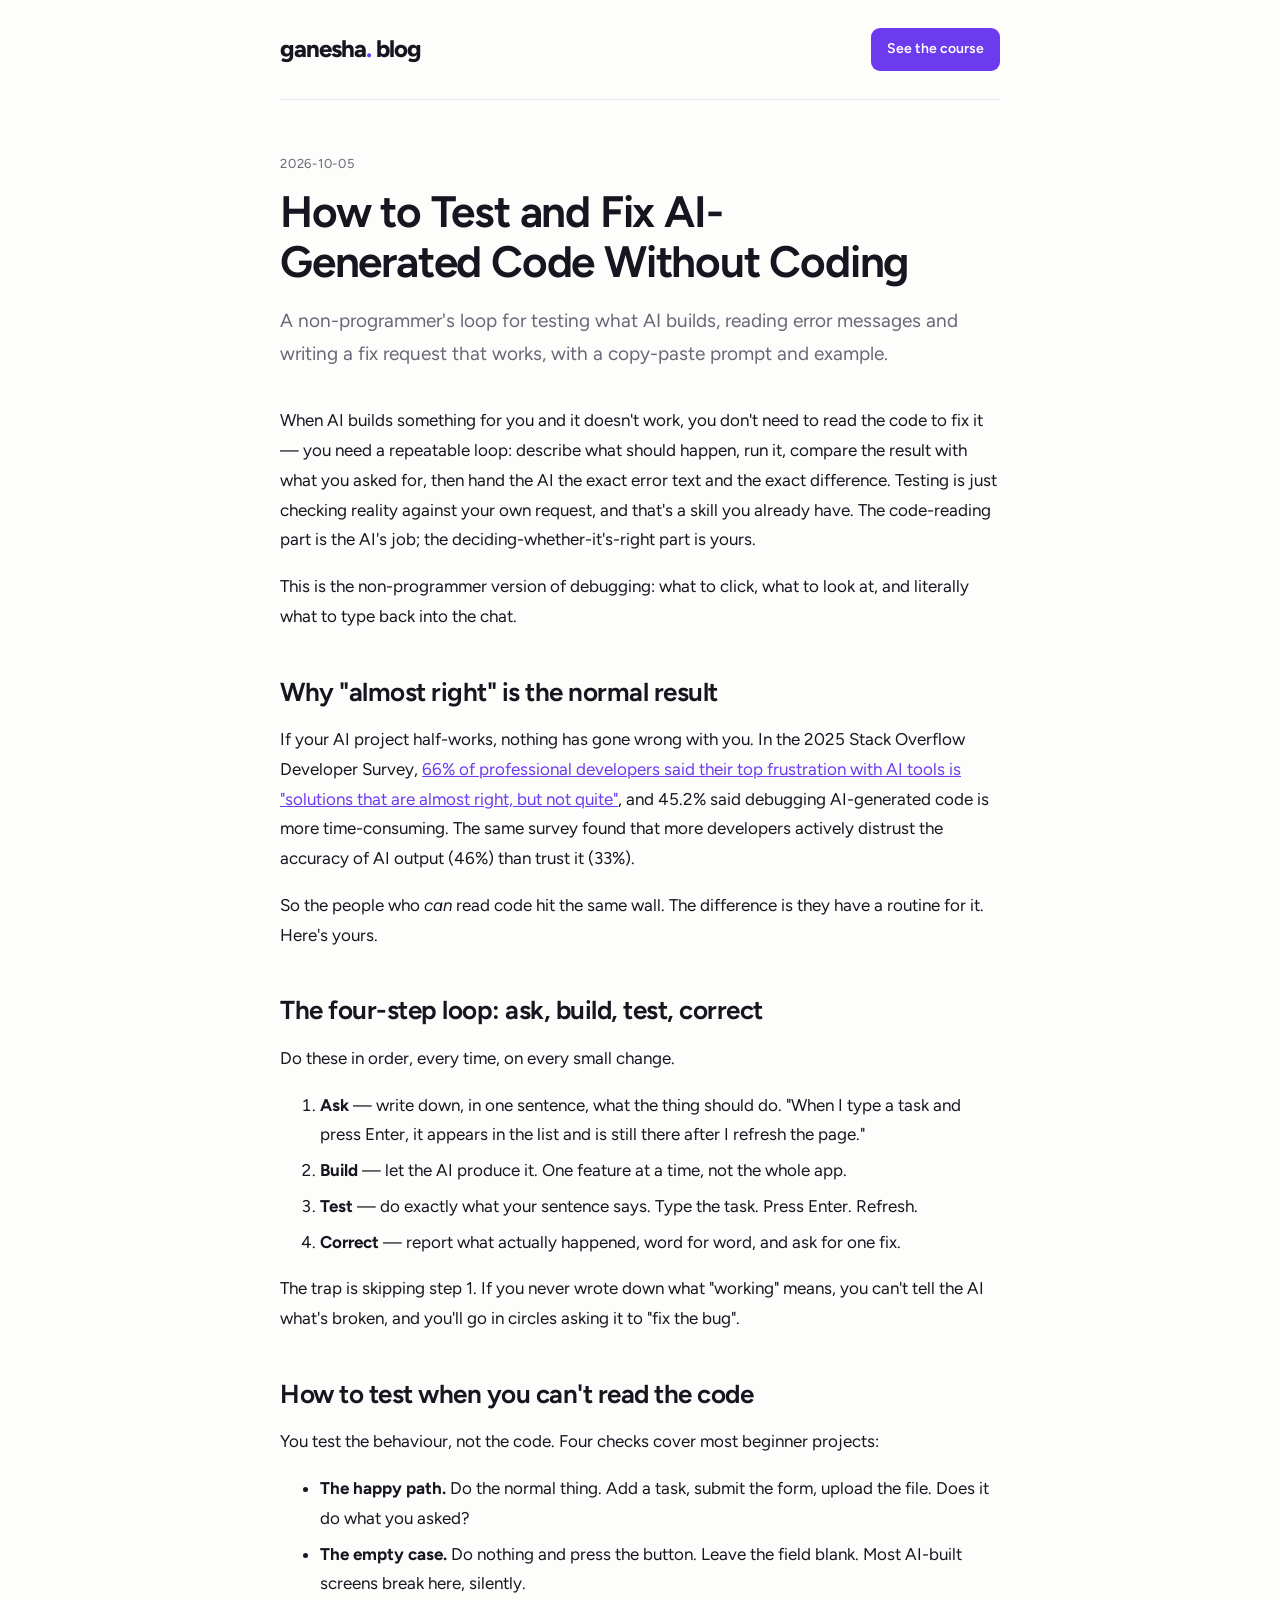
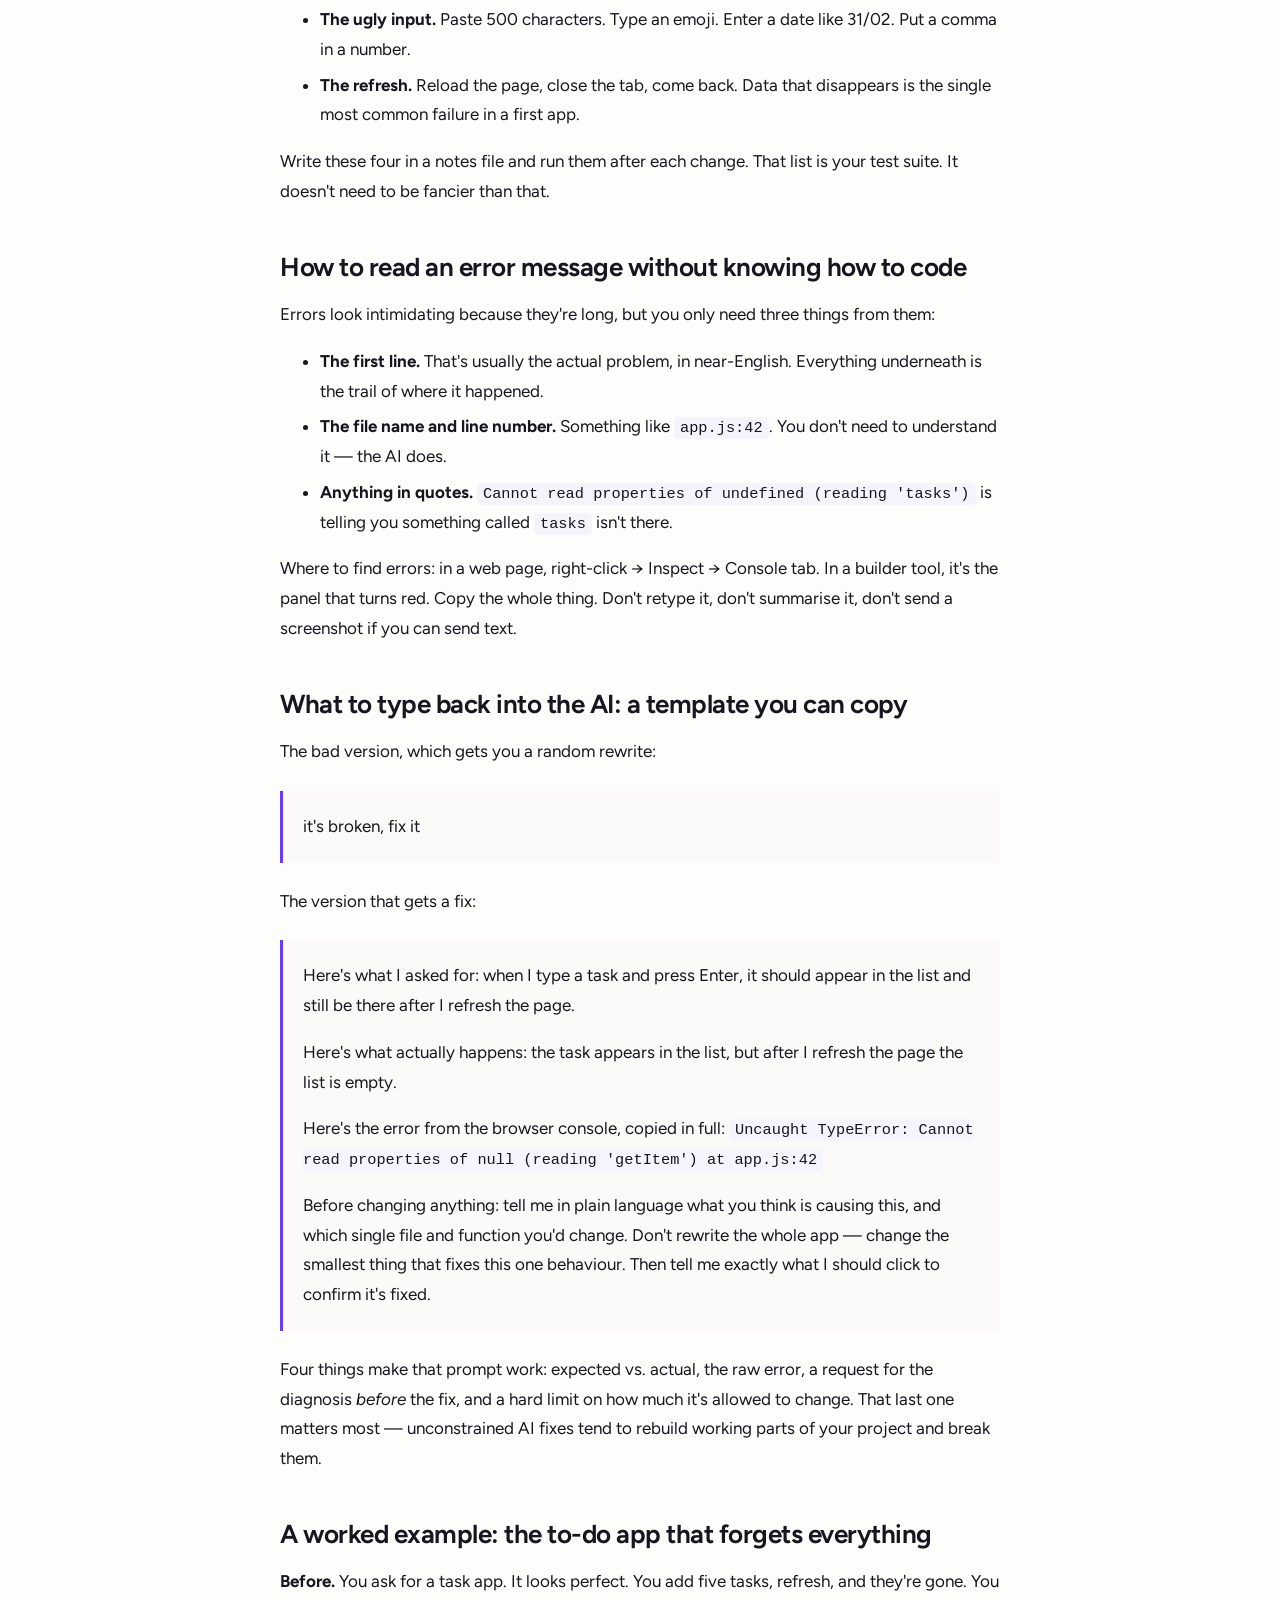
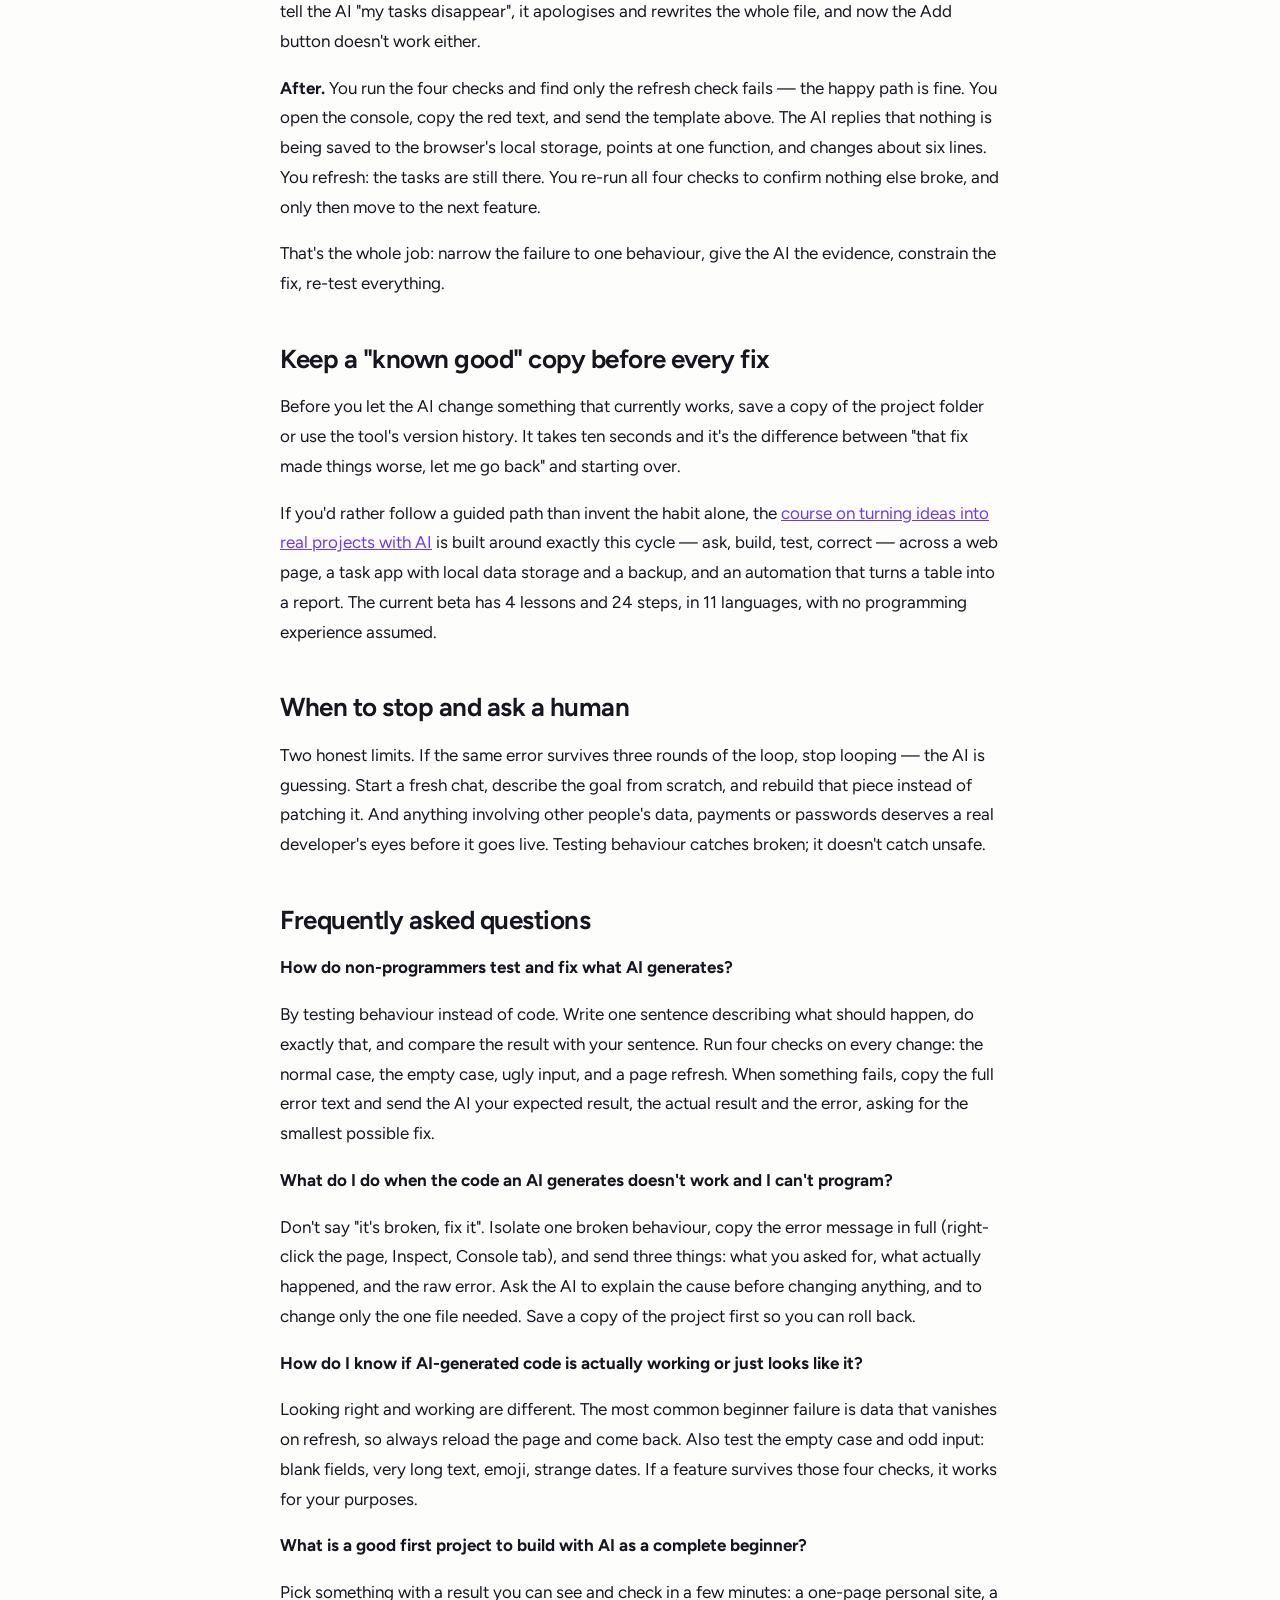
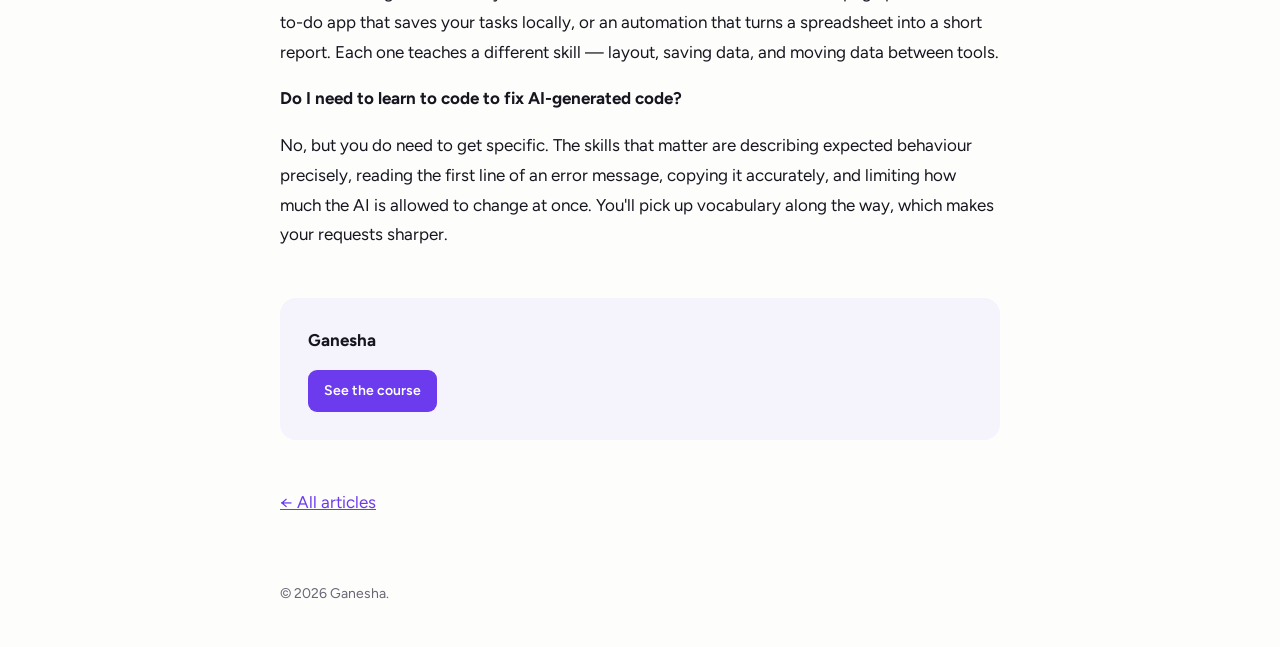
<file: test-fix-ai-code-without-coding/index.html>
<!doctype html>
<html lang="en"><head><meta charset="utf-8"><meta name="viewport" content="width=device-width, initial-scale=1">
<title>How to Test and Fix AI-Generated Code Without Coding | Ganesha</title><meta name="description" content="A non-programmer&#x27;s loop for testing what AI builds, reading error messages and writing a fix request that works, with a copy-paste prompt and example.">
<link rel="canonical" href="https://kallasgabriel.github.io/ganesha-blog/test-fix-ai-code-without-coding/">
<meta property="og:type" content="article"><meta property="og:title" content="How to Test and Fix AI-Generated Code Without Coding | Ganesha">
<meta property="og:description" content="A non-programmer&#x27;s loop for testing what AI builds, reading error messages and writing a fix request that works, with a copy-paste prompt and example."><meta property="og:url" content="https://kallasgabriel.github.io/ganesha-blog/test-fix-ai-code-without-coding/">
<meta name="twitter:card" content="summary">
<link rel="preconnect" href="https://fonts.googleapis.com"><link rel="preconnect" href="https://fonts.gstatic.com" crossorigin>
<link rel="stylesheet" href="https://fonts.googleapis.com/css2?family=Figtree:wght@400;600;650;750&display=swap">
<link rel="stylesheet" href="https://kallasgabriel.github.io/ganesha-blog/style.css"><script type="application/ld+json">{"@context": "https://schema.org", "@type": "BlogPosting", "headline": "How to Test and Fix AI-Generated Code Without Coding", "description": "A non-programmer's loop for testing what AI builds, reading error messages and writing a fix request that works, with a copy-paste prompt and example.", "datePublished": "2026-10-05", "inLanguage": "en", "author": {"@type": "Organization", "name": "Ganesha"}, "mainEntityOfPage": "https://kallasgabriel.github.io/ganesha-blog/test-fix-ai-code-without-coding/", "keywords": "test ai generated code, fix ai generated code, debug ai code beginner, build with ai no coding, ai coding for non-programmers, first project with ai"}</script><script type="application/ld+json">{"@context": "https://schema.org", "@type": "FAQPage", "mainEntity": [{"@type": "Question", "name": "How do non-programmers test and fix what AI generates?", "acceptedAnswer": {"@type": "Answer", "text": "By testing behaviour instead of code. Write one sentence describing what should happen, do exactly that, and compare the result with your sentence. Run four checks on every change: the normal case, the empty case, ugly input, and a page refresh. When something fails, copy the full error text and send the AI your expected result, the actual result and the error, asking for the smallest possible fix."}}, {"@type": "Question", "name": "What do I do when the code an AI generates doesn't work and I can't program?", "acceptedAnswer": {"@type": "Answer", "text": "Don't say \"it's broken, fix it\". Isolate one broken behaviour, copy the error message in full (right-click the page, Inspect, Console tab), and send three things: what you asked for, what actually happened, and the raw error. Ask the AI to explain the cause before changing anything, and to change only the one file needed. Save a copy of the project first so you can roll back."}}, {"@type": "Question", "name": "How do I know if AI-generated code is actually working or just looks like it?", "acceptedAnswer": {"@type": "Answer", "text": "Looking right and working are different. The most common beginner failure is data that vanishes on refresh, so always reload the page and come back. Also test the empty case and odd input: blank fields, very long text, emoji, strange dates. If a feature survives those four checks, it works for your purposes."}}, {"@type": "Question", "name": "What is a good first project to build with AI as a complete beginner?", "acceptedAnswer": {"@type": "Answer", "text": "Pick something with a result you can see and check in a few minutes: a one-page personal site, a to-do app that saves your tasks locally, or an automation that turns a spreadsheet into a short report. Each one teaches a different skill — layout, saving data, and moving data between tools."}}, {"@type": "Question", "name": "Do I need to learn to code to fix AI-generated code?", "acceptedAnswer": {"@type": "Answer", "text": "No, but you do need to get specific. The skills that matter are describing expected behaviour precisely, reading the first line of an error message, copying it accurately, and limiting how much the AI is allowed to change at once. You'll pick up vocabulary along the way, which makes your requests sharper."}}]}</script>
</head><body><div class="wrap">
<header class="site"><a class="brand" href="https://kallasgabriel.github.io/ganesha-blog/">ganesha<span>.</span> blog</a>
<a class="cta" href="https://ganesha-devops.vercel.app/courses/course-fef607a922d4e2c33f19c94f?utm_source=blog&amp;utm_medium=organic&amp;utm_campaign=header">See the course</a></header>
<main><article>
<span class="meta">2026-10-05</span><h1>How to Test and Fix AI-Generated Code Without Coding</h1><p class="lead">A non-programmer&#x27;s loop for testing what AI builds, reading error messages and writing a fix request that works, with a copy-paste prompt and example.</p>
<p>When AI builds something for you and it doesn't work, you don't need to read the code to fix it — you need a repeatable loop: describe what should happen, run it, compare the result with what you asked for, then hand the AI the exact error text and the exact difference. Testing is just checking reality against your own request, and that's a skill you already have. The code-reading part is the AI's job; the deciding-whether-it's-right part is yours.</p>
<p>This is the non-programmer version of debugging: what to click, what to look at, and literally what to type back into the chat.</p>
<h2>Why "almost right" is the normal result</h2>
<p>If your AI project half-works, nothing has gone wrong with you. In the 2025 Stack Overflow Developer Survey, <a href="https://survey.stackoverflow.co/2025/ai">66% of professional developers said their top frustration with AI tools is "solutions that are almost right, but not quite"</a>, and 45.2% said debugging AI-generated code is more time-consuming. The same survey found that more developers actively distrust the accuracy of AI output (46%) than trust it (33%).</p>
<p>So the people who <em>can</em> read code hit the same wall. The difference is they have a routine for it. Here's yours.</p>
<h2>The four-step loop: ask, build, test, correct</h2>
<p>Do these in order, every time, on every small change.</p>
<ol>
<li><strong>Ask</strong> — write down, in one sentence, what the thing should do. "When I type a task and press Enter, it appears in the list and is still there after I refresh the page."</li>
<li><strong>Build</strong> — let the AI produce it. One feature at a time, not the whole app.</li>
<li><strong>Test</strong> — do exactly what your sentence says. Type the task. Press Enter. Refresh.</li>
<li><strong>Correct</strong> — report what actually happened, word for word, and ask for one fix.</li>
</ol>
<p>The trap is skipping step 1. If you never wrote down what "working" means, you can't tell the AI what's broken, and you'll go in circles asking it to "fix the bug".</p>
<h2>How to test when you can't read the code</h2>
<p>You test the behaviour, not the code. Four checks cover most beginner projects:</p>
<ul>
<li><strong>The happy path.</strong> Do the normal thing. Add a task, submit the form, upload the file. Does it do what you asked?</li>
<li><strong>The empty case.</strong> Do nothing and press the button. Leave the field blank. Most AI-built screens break here, silently.</li>
<li><strong>The ugly input.</strong> Paste 500 characters. Type an emoji. Enter a date like 31/02. Put a comma in a number.</li>
<li><strong>The refresh.</strong> Reload the page, close the tab, come back. Data that disappears is the single most common failure in a first app.</li>
</ul>
<p>Write these four in a notes file and run them after each change. That list is your test suite. It doesn't need to be fancier than that.</p>
<h2>How to read an error message without knowing how to code</h2>
<p>Errors look intimidating because they're long, but you only need three things from them:</p>
<ul>
<li><strong>The first line.</strong> That's usually the actual problem, in near-English. Everything underneath is the trail of where it happened.</li>
<li><strong>The file name and line number.</strong> Something like <code>app.js:42</code>. You don't need to understand it — the AI does.</li>
<li><strong>Anything in quotes.</strong> <code>Cannot read properties of undefined (reading 'tasks')</code> is telling you something called <code>tasks</code> isn't there.</li>
</ul>
<p>Where to find errors: in a web page, right-click → Inspect → Console tab. In a builder tool, it's the panel that turns red. Copy the whole thing. Don't retype it, don't summarise it, don't send a screenshot if you can send text.</p>
<h2>What to type back into the AI: a template you can copy</h2>
<p>The bad version, which gets you a random rewrite:</p>
<blockquote>
<p>it's broken, fix it</p>
</blockquote>
<p>The version that gets a fix:</p>
<blockquote>
<p>Here's what I asked for: when I type a task and press Enter, it should appear in the list and still be there after I refresh the page.</p>
<p>Here's what actually happens: the task appears in the list, but after I refresh the page the list is empty.</p>
<p>Here's the error from the browser console, copied in full:
<code>Uncaught TypeError: Cannot read properties of null (reading 'getItem') at app.js:42</code></p>
<p>Before changing anything: tell me in plain language what you think is causing this, and which single file and function you'd change. Don't rewrite the whole app — change the smallest thing that fixes this one behaviour. Then tell me exactly what I should click to confirm it's fixed.</p>
</blockquote>
<p>Four things make that prompt work: expected vs. actual, the raw error, a request for the diagnosis <em>before</em> the fix, and a hard limit on how much it's allowed to change. That last one matters most — unconstrained AI fixes tend to rebuild working parts of your project and break them.</p>
<h2>A worked example: the to-do app that forgets everything</h2>
<p><strong>Before.</strong> You ask for a task app. It looks perfect. You add five tasks, refresh, and they're gone. You tell the AI "my tasks disappear", it apologises and rewrites the whole file, and now the Add button doesn't work either.</p>
<p><strong>After.</strong> You run the four checks and find only the refresh check fails — the happy path is fine. You open the console, copy the red text, and send the template above. The AI replies that nothing is being saved to the browser's local storage, points at one function, and changes about six lines. You refresh: the tasks are still there. You re-run all four checks to confirm nothing else broke, and only then move to the next feature.</p>
<p>That's the whole job: narrow the failure to one behaviour, give the AI the evidence, constrain the fix, re-test everything.</p>
<h2>Keep a "known good" copy before every fix</h2>
<p>Before you let the AI change something that currently works, save a copy of the project folder or use the tool's version history. It takes ten seconds and it's the difference between "that fix made things worse, let me go back" and starting over.</p>
<p>If you'd rather follow a guided path than invent the habit alone, the <a href="https://ganesha-devops.vercel.app/courses/course-fef607a922d4e2c33f19c94f?utm_source=blog&amp;utm_medium=organic&amp;utm_campaign=test-fix-ai-code-without-coding">course on turning ideas into real projects with AI</a> is built around exactly this cycle — ask, build, test, correct — across a web page, a task app with local data storage and a backup, and an automation that turns a table into a report. The current beta has 4 lessons and 24 steps, in 11 languages, with no programming experience assumed.</p>
<h2>When to stop and ask a human</h2>
<p>Two honest limits. If the same error survives three rounds of the loop, stop looping — the AI is guessing. Start a fresh chat, describe the goal from scratch, and rebuild that piece instead of patching it. And anything involving other people's data, payments or passwords deserves a real developer's eyes before it goes live. Testing behaviour catches broken; it doesn't catch unsafe.</p>
<h2>Frequently asked questions</h2>
<p><strong>How do non-programmers test and fix what AI generates?</strong></p>
<p>By testing behaviour instead of code. Write one sentence describing what should happen, do exactly that, and compare the result with your sentence. Run four checks on every change: the normal case, the empty case, ugly input, and a page refresh. When something fails, copy the full error text and send the AI your expected result, the actual result and the error, asking for the smallest possible fix.</p>
<p><strong>What do I do when the code an AI generates doesn't work and I can't program?</strong></p>
<p>Don't say "it's broken, fix it". Isolate one broken behaviour, copy the error message in full (right-click the page, Inspect, Console tab), and send three things: what you asked for, what actually happened, and the raw error. Ask the AI to explain the cause before changing anything, and to change only the one file needed. Save a copy of the project first so you can roll back.</p>
<p><strong>How do I know if AI-generated code is actually working or just looks like it?</strong></p>
<p>Looking right and working are different. The most common beginner failure is data that vanishes on refresh, so always reload the page and come back. Also test the empty case and odd input: blank fields, very long text, emoji, strange dates. If a feature survives those four checks, it works for your purposes.</p>
<p><strong>What is a good first project to build with AI as a complete beginner?</strong></p>
<p>Pick something with a result you can see and check in a few minutes: a one-page personal site, a to-do app that saves your tasks locally, or an automation that turns a spreadsheet into a short report. Each one teaches a different skill — layout, saving data, and moving data between tools.</p>
<p><strong>Do I need to learn to code to fix AI-generated code?</strong></p>
<p>No, but you do need to get specific. The skills that matter are describing expected behaviour precisely, reading the first line of an error message, copying it accurately, and limiting how much the AI is allowed to change at once. You'll pick up vocabulary along the way, which makes your requests sharper.</p>
</article>
<div class="box"><p><strong>Ganesha</strong></p>
<a class="cta" href="https://ganesha-devops.vercel.app/courses/course-fef607a922d4e2c33f19c94f?utm_source=blog&amp;utm_medium=organic&amp;utm_campaign=test-fix-ai-code-without-coding">See the course</a></div>
<p><a href="https://kallasgabriel.github.io/ganesha-blog/">← All articles</a></p></main>
<footer>© 2026 Ganesha.</footer>
</div></body></html>
</file>
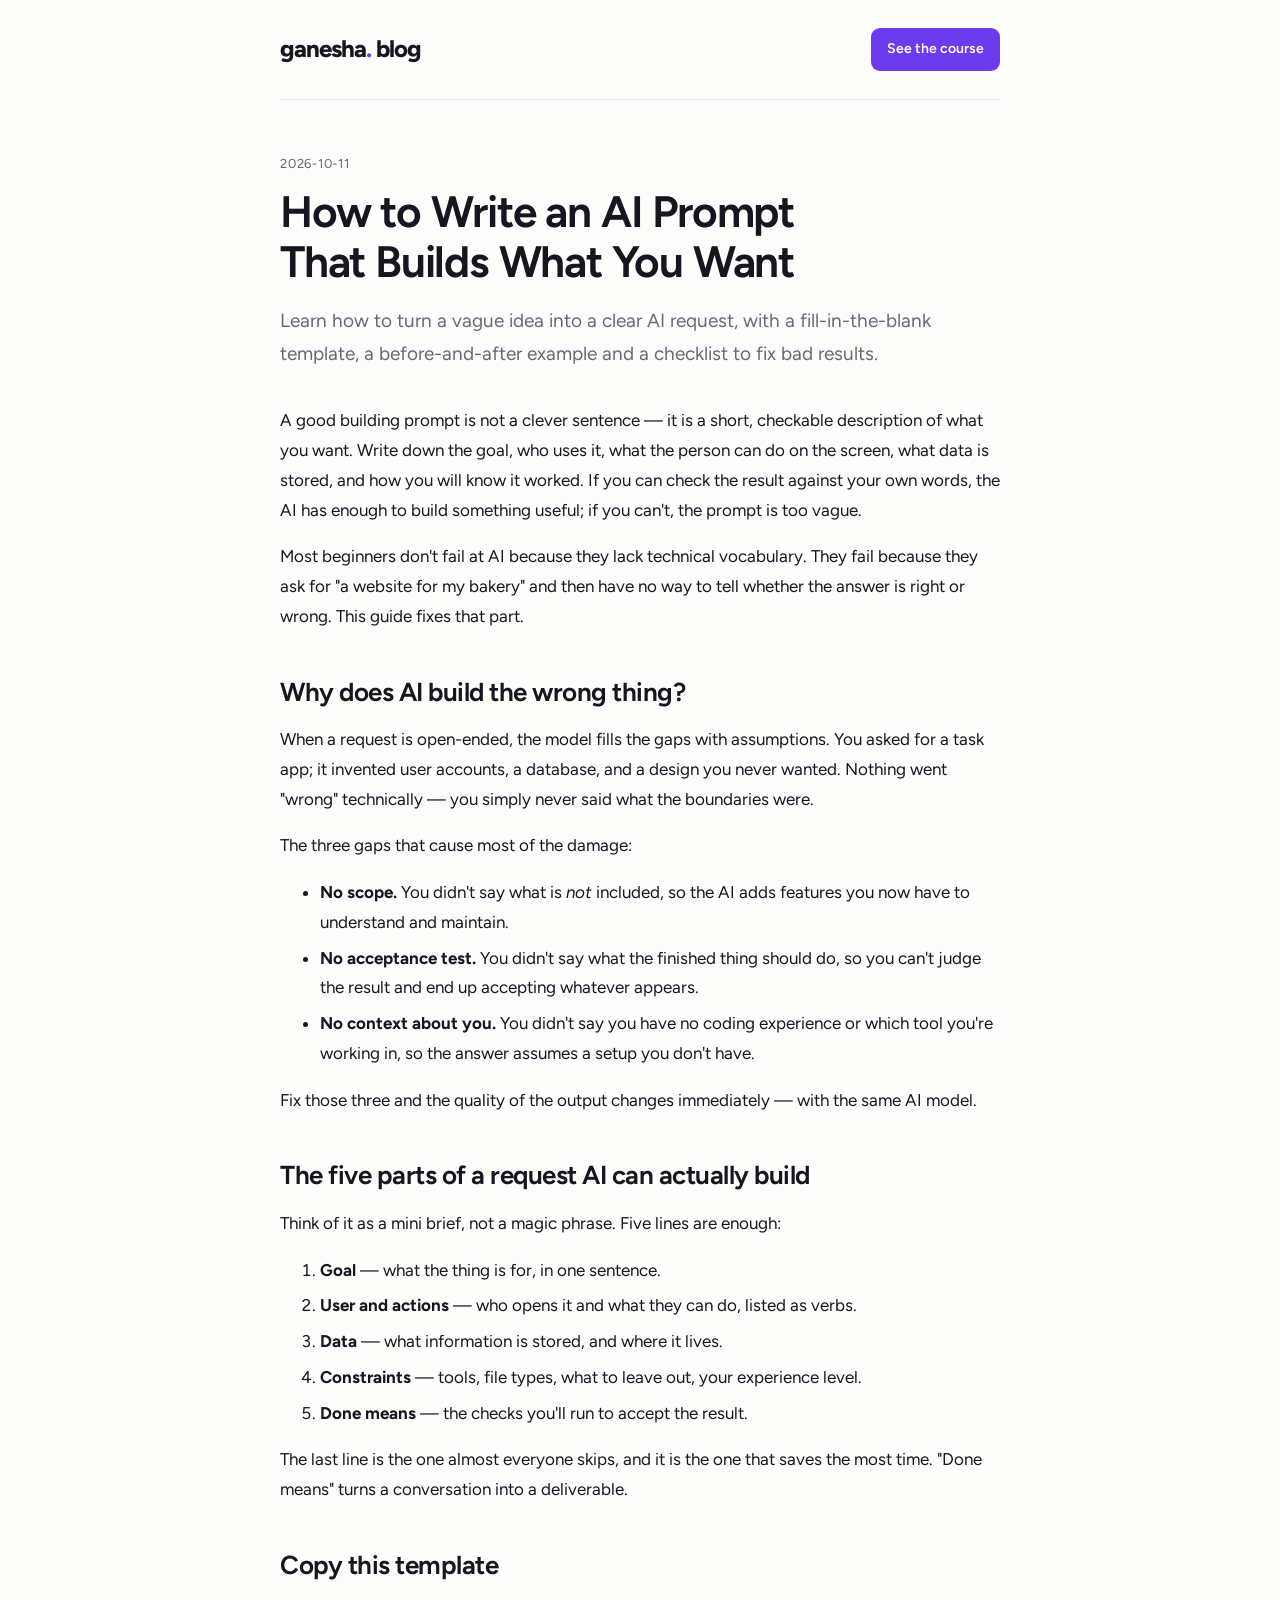
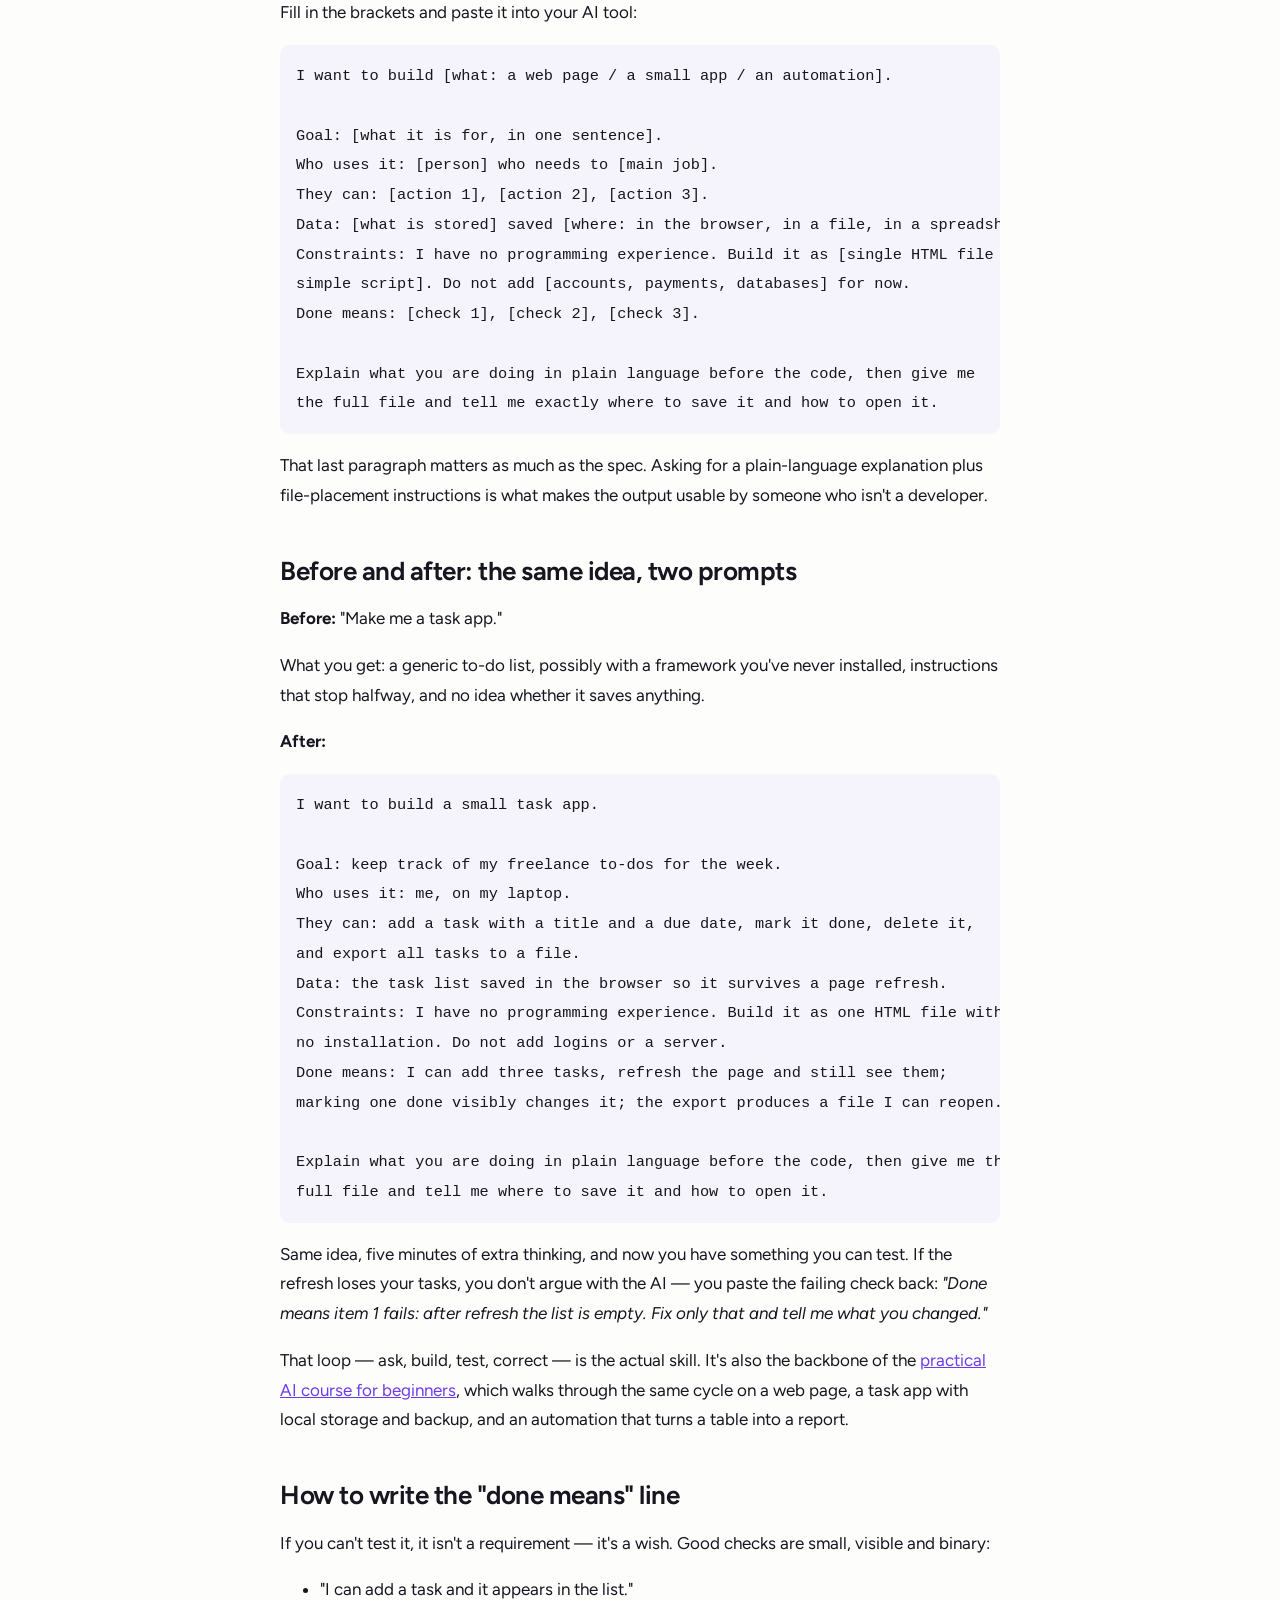
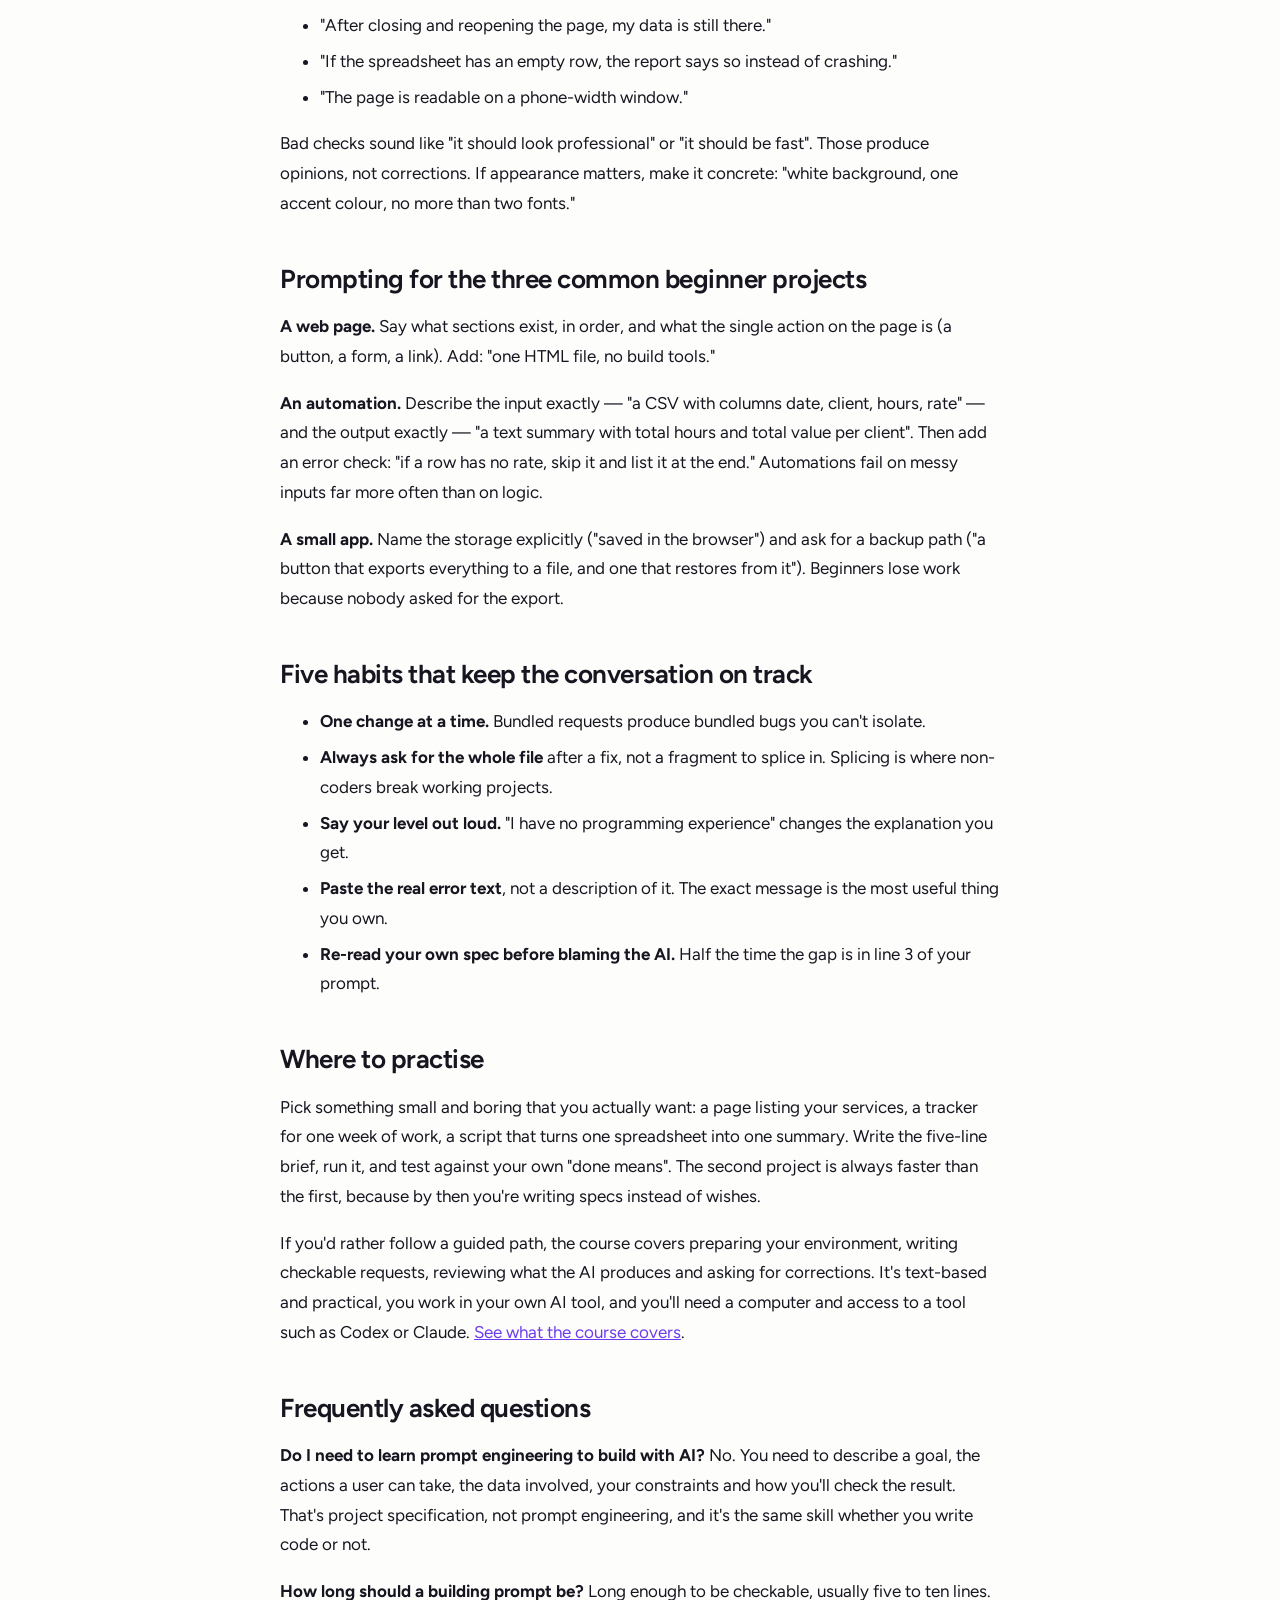
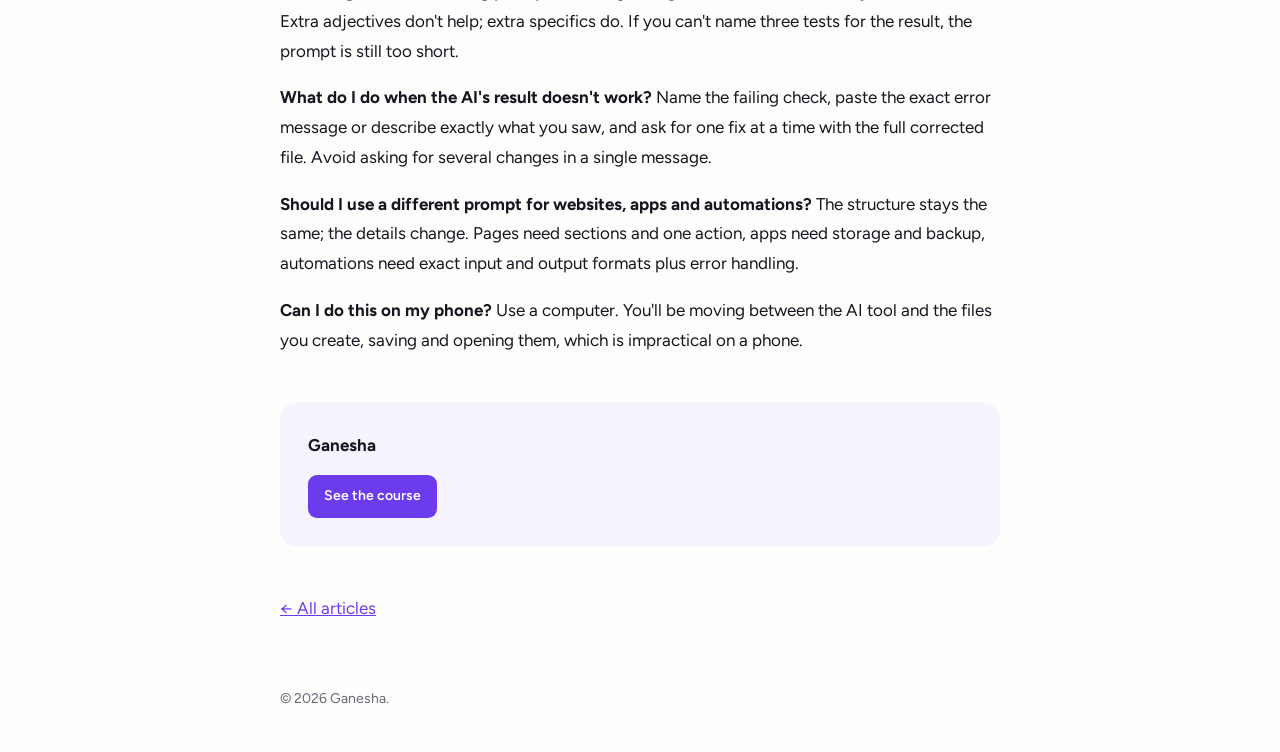
<file: write-ai-prompt-build-what-you-want/index.html>
<!doctype html>
<html lang="en"><head><meta charset="utf-8"><meta name="viewport" content="width=device-width, initial-scale=1">
<title>How to Write an AI Prompt That Builds What You Want | Ganesha</title><meta name="description" content="Learn how to turn a vague idea into a clear AI request, with a fill-in-the-blank template, a before-and-after example and a checklist to fix bad results.">
<link rel="canonical" href="https://kallasgabriel.github.io/ganesha-blog/write-ai-prompt-build-what-you-want/">
<meta property="og:type" content="article"><meta property="og:title" content="How to Write an AI Prompt That Builds What You Want | Ganesha">
<meta property="og:description" content="Learn how to turn a vague idea into a clear AI request, with a fill-in-the-blank template, a before-and-after example and a checklist to fix bad results."><meta property="og:url" content="https://kallasgabriel.github.io/ganesha-blog/write-ai-prompt-build-what-you-want/">
<meta name="twitter:card" content="summary">
<link rel="preconnect" href="https://fonts.googleapis.com"><link rel="preconnect" href="https://fonts.gstatic.com" crossorigin>
<link rel="stylesheet" href="https://fonts.googleapis.com/css2?family=Figtree:wght@400;600;650;750&display=swap">
<link rel="stylesheet" href="https://kallasgabriel.github.io/ganesha-blog/style.css"><script type="application/ld+json">{"@context": "https://schema.org", "@type": "BlogPosting", "headline": "How to Write an AI Prompt That Builds What You Want", "description": "Learn how to turn a vague idea into a clear AI request, with a fill-in-the-blank template, a before-and-after example and a checklist to fix bad results.", "datePublished": "2026-10-11", "inLanguage": "en", "author": {"@type": "Organization", "name": "Ganesha"}, "mainEntityOfPage": "https://kallasgabriel.github.io/ganesha-blog/write-ai-prompt-build-what-you-want/", "keywords": "ai prompt to build an app, how to write ai prompts, build app with ai no coding, ai prompt template, prompt for ai website, learn ai for beginners"}</script><script type="application/ld+json">{"@context": "https://schema.org", "@type": "FAQPage", "mainEntity": [{"@type": "Question", "name": "Do I need to learn prompt engineering to build with AI?", "acceptedAnswer": {"@type": "Answer", "text": "No. You need to describe a goal, the actions a user can take, the data involved, your constraints and how you'll check the result. That's project specification, not prompt engineering, and it's the same skill whether you write code or not."}}, {"@type": "Question", "name": "How long should a building prompt be?", "acceptedAnswer": {"@type": "Answer", "text": "Long enough to be checkable, usually five to ten lines. Extra adjectives don't help; extra specifics do. If you can't name three tests for the result, the prompt is still too short."}}, {"@type": "Question", "name": "What do I do when the AI's result doesn't work?", "acceptedAnswer": {"@type": "Answer", "text": "Name the failing check, paste the exact error message or describe exactly what you saw, and ask for one fix at a time with the full corrected file. Avoid asking for several changes in a single message."}}, {"@type": "Question", "name": "Should I use a different prompt for websites, apps and automations?", "acceptedAnswer": {"@type": "Answer", "text": "The structure stays the same; the details change. Pages need sections and one action, apps need storage and backup, automations need exact input and output formats plus error handling."}}, {"@type": "Question", "name": "Can I do this on my phone?", "acceptedAnswer": {"@type": "Answer", "text": "Use a computer. You'll be moving between the AI tool and the files you create, saving and opening them, which is impractical on a phone."}}]}</script>
</head><body><div class="wrap">
<header class="site"><a class="brand" href="https://kallasgabriel.github.io/ganesha-blog/">ganesha<span>.</span> blog</a>
<a class="cta" href="https://ganesha-devops.vercel.app/courses/course-fef607a922d4e2c33f19c94f?utm_source=blog&amp;utm_medium=organic&amp;utm_campaign=header">See the course</a></header>
<main><article>
<span class="meta">2026-10-11</span><h1>How to Write an AI Prompt That Builds What You Want</h1><p class="lead">Learn how to turn a vague idea into a clear AI request, with a fill-in-the-blank template, a before-and-after example and a checklist to fix bad results.</p>
<p>A good building prompt is not a clever sentence — it is a short, checkable description of what you want. Write down the goal, who uses it, what the person can do on the screen, what data is stored, and how you will know it worked. If you can check the result against your own words, the AI has enough to build something useful; if you can't, the prompt is too vague.</p>
<p>Most beginners don't fail at AI because they lack technical vocabulary. They fail because they ask for "a website for my bakery" and then have no way to tell whether the answer is right or wrong. This guide fixes that part.</p>
<h2>Why does AI build the wrong thing?</h2>
<p>When a request is open-ended, the model fills the gaps with assumptions. You asked for a task app; it invented user accounts, a database, and a design you never wanted. Nothing went "wrong" technically — you simply never said what the boundaries were.</p>
<p>The three gaps that cause most of the damage:</p>
<ul>
<li><strong>No scope.</strong> You didn't say what is <em>not</em> included, so the AI adds features you now have to understand and maintain.</li>
<li><strong>No acceptance test.</strong> You didn't say what the finished thing should do, so you can't judge the result and end up accepting whatever appears.</li>
<li><strong>No context about you.</strong> You didn't say you have no coding experience or which tool you're working in, so the answer assumes a setup you don't have.</li>
</ul>
<p>Fix those three and the quality of the output changes immediately — with the same AI model.</p>
<h2>The five parts of a request AI can actually build</h2>
<p>Think of it as a mini brief, not a magic phrase. Five lines are enough:</p>
<ol>
<li><strong>Goal</strong> — what the thing is for, in one sentence.</li>
<li><strong>User and actions</strong> — who opens it and what they can do, listed as verbs.</li>
<li><strong>Data</strong> — what information is stored, and where it lives.</li>
<li><strong>Constraints</strong> — tools, file types, what to leave out, your experience level.</li>
<li><strong>Done means</strong> — the checks you'll run to accept the result.</li>
</ol>
<p>The last line is the one almost everyone skips, and it is the one that saves the most time. "Done means" turns a conversation into a deliverable.</p>
<h2>Copy this template</h2>
<p>Fill in the brackets and paste it into your AI tool:</p>
<pre><code>I want to build [what: a web page / a small app / an automation].

Goal: [what it is for, in one sentence].
Who uses it: [person] who needs to [main job].
They can: [action 1], [action 2], [action 3].
Data: [what is stored] saved [where: in the browser, in a file, in a spreadsheet].
Constraints: I have no programming experience. Build it as [single HTML file /
simple script]. Do not add [accounts, payments, databases] for now.
Done means: [check 1], [check 2], [check 3].

Explain what you are doing in plain language before the code, then give me
the full file and tell me exactly where to save it and how to open it.
</code></pre>
<p>That last paragraph matters as much as the spec. Asking for a plain-language explanation plus file-placement instructions is what makes the output usable by someone who isn't a developer.</p>
<h2>Before and after: the same idea, two prompts</h2>
<p><strong>Before:</strong> "Make me a task app."</p>
<p>What you get: a generic to-do list, possibly with a framework you've never installed, instructions that stop halfway, and no idea whether it saves anything.</p>
<p><strong>After:</strong></p>
<pre><code>I want to build a small task app.

Goal: keep track of my freelance to-dos for the week.
Who uses it: me, on my laptop.
They can: add a task with a title and a due date, mark it done, delete it,
and export all tasks to a file.
Data: the task list saved in the browser so it survives a page refresh.
Constraints: I have no programming experience. Build it as one HTML file with
no installation. Do not add logins or a server.
Done means: I can add three tasks, refresh the page and still see them;
marking one done visibly changes it; the export produces a file I can reopen.

Explain what you are doing in plain language before the code, then give me the
full file and tell me where to save it and how to open it.
</code></pre>
<p>Same idea, five minutes of extra thinking, and now you have something you can test. If the refresh loses your tasks, you don't argue with the AI — you paste the failing check back: <em>"Done means item 1 fails: after refresh the list is empty. Fix only that and tell me what you changed."</em></p>
<p>That loop — ask, build, test, correct — is the actual skill. It's also the backbone of the <a href="https://ganesha-devops.vercel.app/courses/course-fef607a922d4e2c33f19c94f?utm_source=blog&amp;utm_medium=organic&amp;utm_campaign=write-ai-prompt-build-what-you-want">practical AI course for beginners</a>, which walks through the same cycle on a web page, a task app with local storage and backup, and an automation that turns a table into a report.</p>
<h2>How to write the "done means" line</h2>
<p>If you can't test it, it isn't a requirement — it's a wish. Good checks are small, visible and binary:</p>
<ul>
<li>"I can add a task and it appears in the list."</li>
<li>"After closing and reopening the page, my data is still there."</li>
<li>"If the spreadsheet has an empty row, the report says so instead of crashing."</li>
<li>"The page is readable on a phone-width window."</li>
</ul>
<p>Bad checks sound like "it should look professional" or "it should be fast". Those produce opinions, not corrections. If appearance matters, make it concrete: "white background, one accent colour, no more than two fonts."</p>
<h2>Prompting for the three common beginner projects</h2>
<p><strong>A web page.</strong> Say what sections exist, in order, and what the single action on the page is (a button, a form, a link). Add: "one HTML file, no build tools."</p>
<p><strong>An automation.</strong> Describe the input exactly — "a CSV with columns date, client, hours, rate" — and the output exactly — "a text summary with total hours and total value per client". Then add an error check: "if a row has no rate, skip it and list it at the end." Automations fail on messy inputs far more often than on logic.</p>
<p><strong>A small app.</strong> Name the storage explicitly ("saved in the browser") and ask for a backup path ("a button that exports everything to a file, and one that restores from it"). Beginners lose work because nobody asked for the export.</p>
<h2>Five habits that keep the conversation on track</h2>
<ul>
<li><strong>One change at a time.</strong> Bundled requests produce bundled bugs you can't isolate.</li>
<li><strong>Always ask for the whole file</strong> after a fix, not a fragment to splice in. Splicing is where non-coders break working projects.</li>
<li><strong>Say your level out loud.</strong> "I have no programming experience" changes the explanation you get.</li>
<li><strong>Paste the real error text</strong>, not a description of it. The exact message is the most useful thing you own.</li>
<li><strong>Re-read your own spec before blaming the AI.</strong> Half the time the gap is in line 3 of your prompt.</li>
</ul>
<h2>Where to practise</h2>
<p>Pick something small and boring that you actually want: a page listing your services, a tracker for one week of work, a script that turns one spreadsheet into one summary. Write the five-line brief, run it, and test against your own "done means". The second project is always faster than the first, because by then you're writing specs instead of wishes.</p>
<p>If you'd rather follow a guided path, the course covers preparing your environment, writing checkable requests, reviewing what the AI produces and asking for corrections. It's text-based and practical, you work in your own AI tool, and you'll need a computer and access to a tool such as Codex or Claude. <a href="https://ganesha-devops.vercel.app/courses/course-fef607a922d4e2c33f19c94f?utm_source=blog&amp;utm_medium=organic&amp;utm_campaign=write-ai-prompt-build-what-you-want">See what the course covers</a>.</p>
<h2>Frequently asked questions</h2>
<p><strong>Do I need to learn prompt engineering to build with AI?</strong>
No. You need to describe a goal, the actions a user can take, the data involved, your constraints and how you'll check the result. That's project specification, not prompt engineering, and it's the same skill whether you write code or not.</p>
<p><strong>How long should a building prompt be?</strong>
Long enough to be checkable, usually five to ten lines. Extra adjectives don't help; extra specifics do. If you can't name three tests for the result, the prompt is still too short.</p>
<p><strong>What do I do when the AI's result doesn't work?</strong>
Name the failing check, paste the exact error message or describe exactly what you saw, and ask for one fix at a time with the full corrected file. Avoid asking for several changes in a single message.</p>
<p><strong>Should I use a different prompt for websites, apps and automations?</strong>
The structure stays the same; the details change. Pages need sections and one action, apps need storage and backup, automations need exact input and output formats plus error handling.</p>
<p><strong>Can I do this on my phone?</strong>
Use a computer. You'll be moving between the AI tool and the files you create, saving and opening them, which is impractical on a phone.</p>
</article>
<div class="box"><p><strong>Ganesha</strong></p>
<a class="cta" href="https://ganesha-devops.vercel.app/courses/course-fef607a922d4e2c33f19c94f?utm_source=blog&amp;utm_medium=organic&amp;utm_campaign=write-ai-prompt-build-what-you-want">See the course</a></div>
<p><a href="https://kallasgabriel.github.io/ganesha-blog/">← All articles</a></p></main>
<footer>© 2026 Ganesha.</footer>
</div></body></html>
</file>
